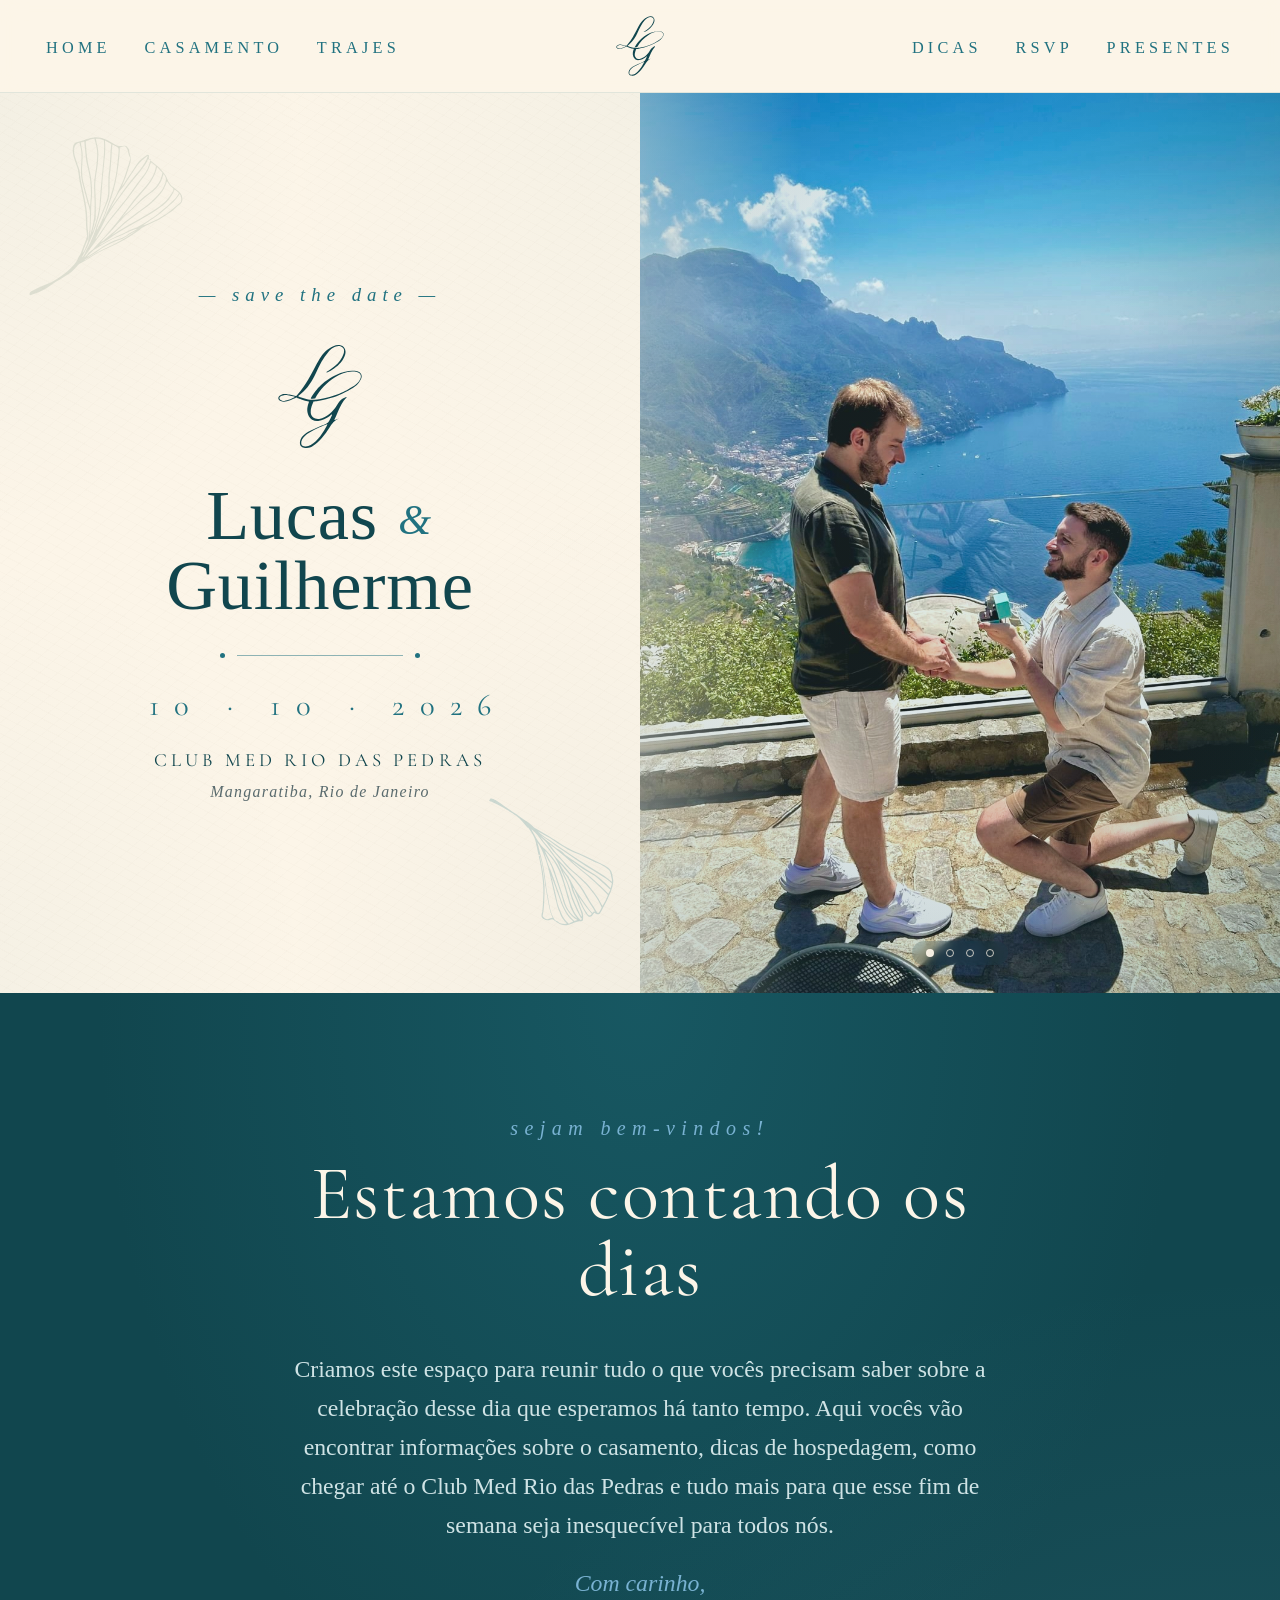
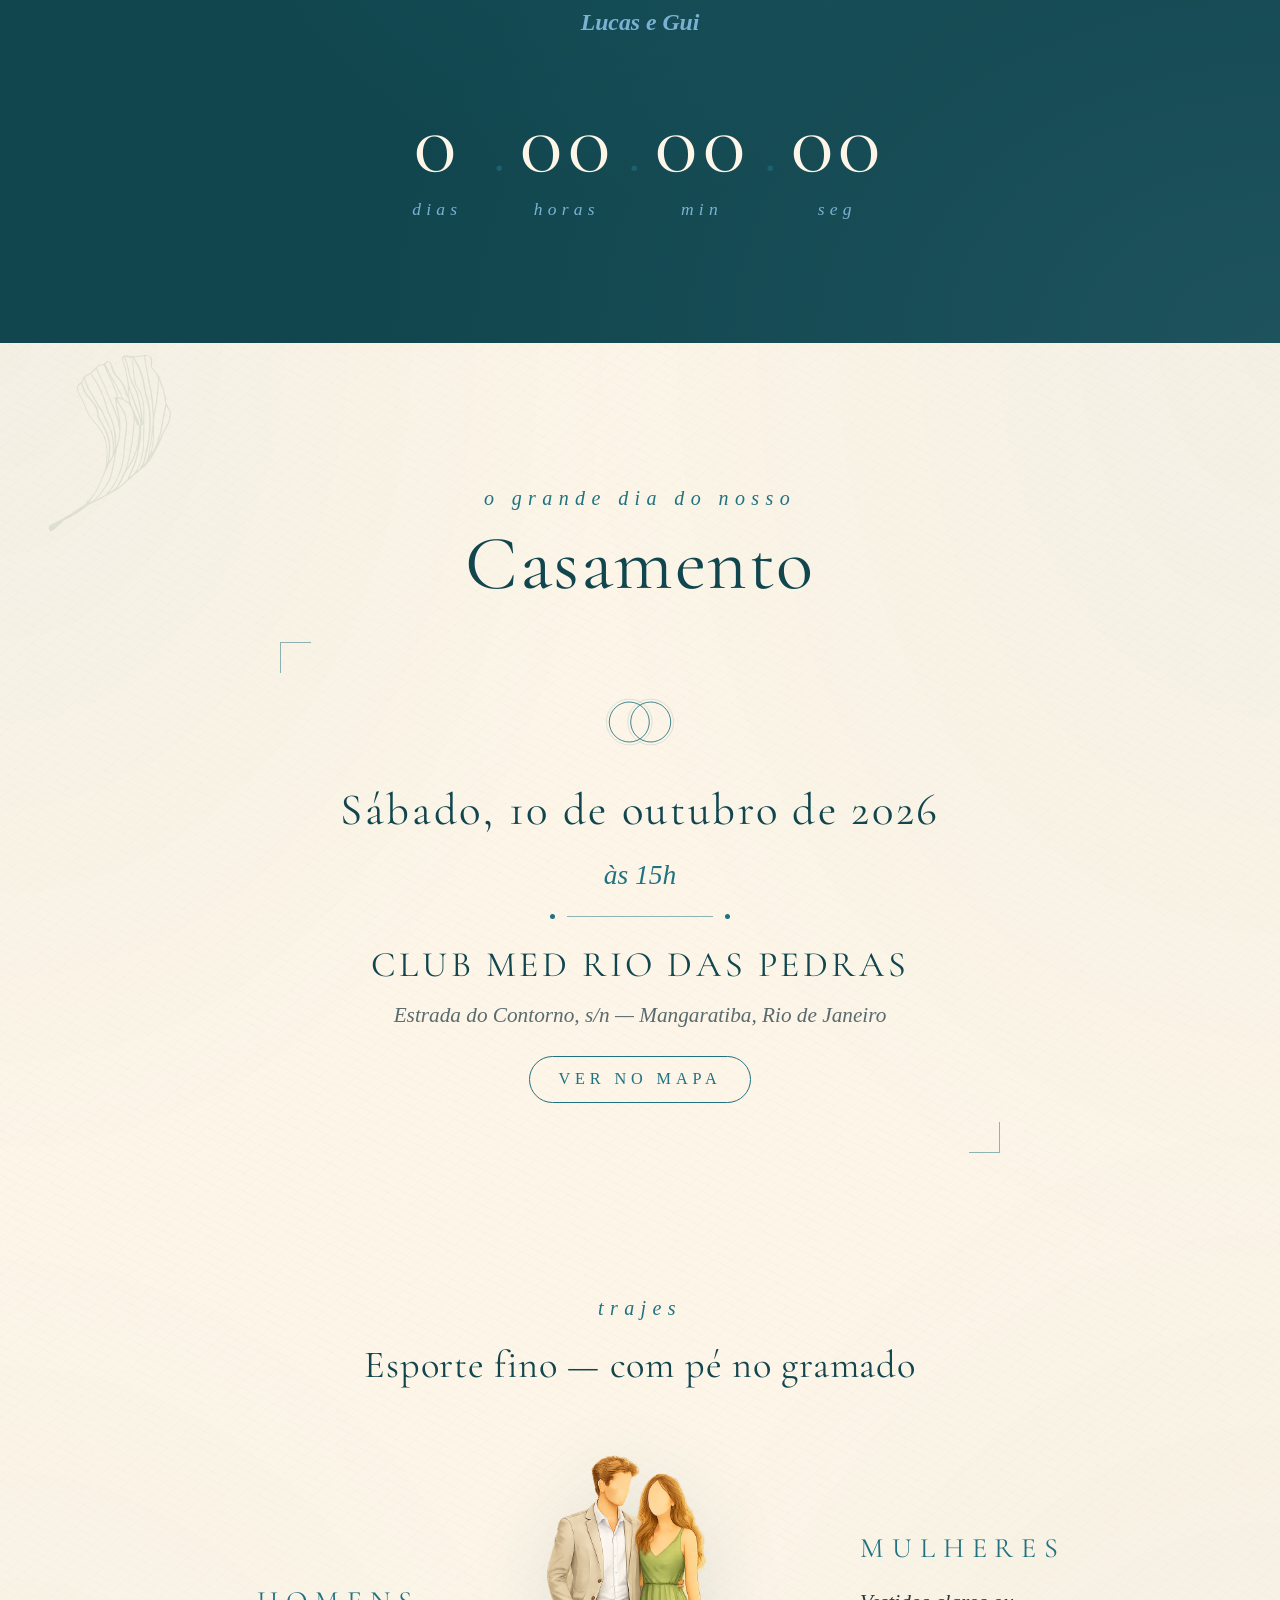
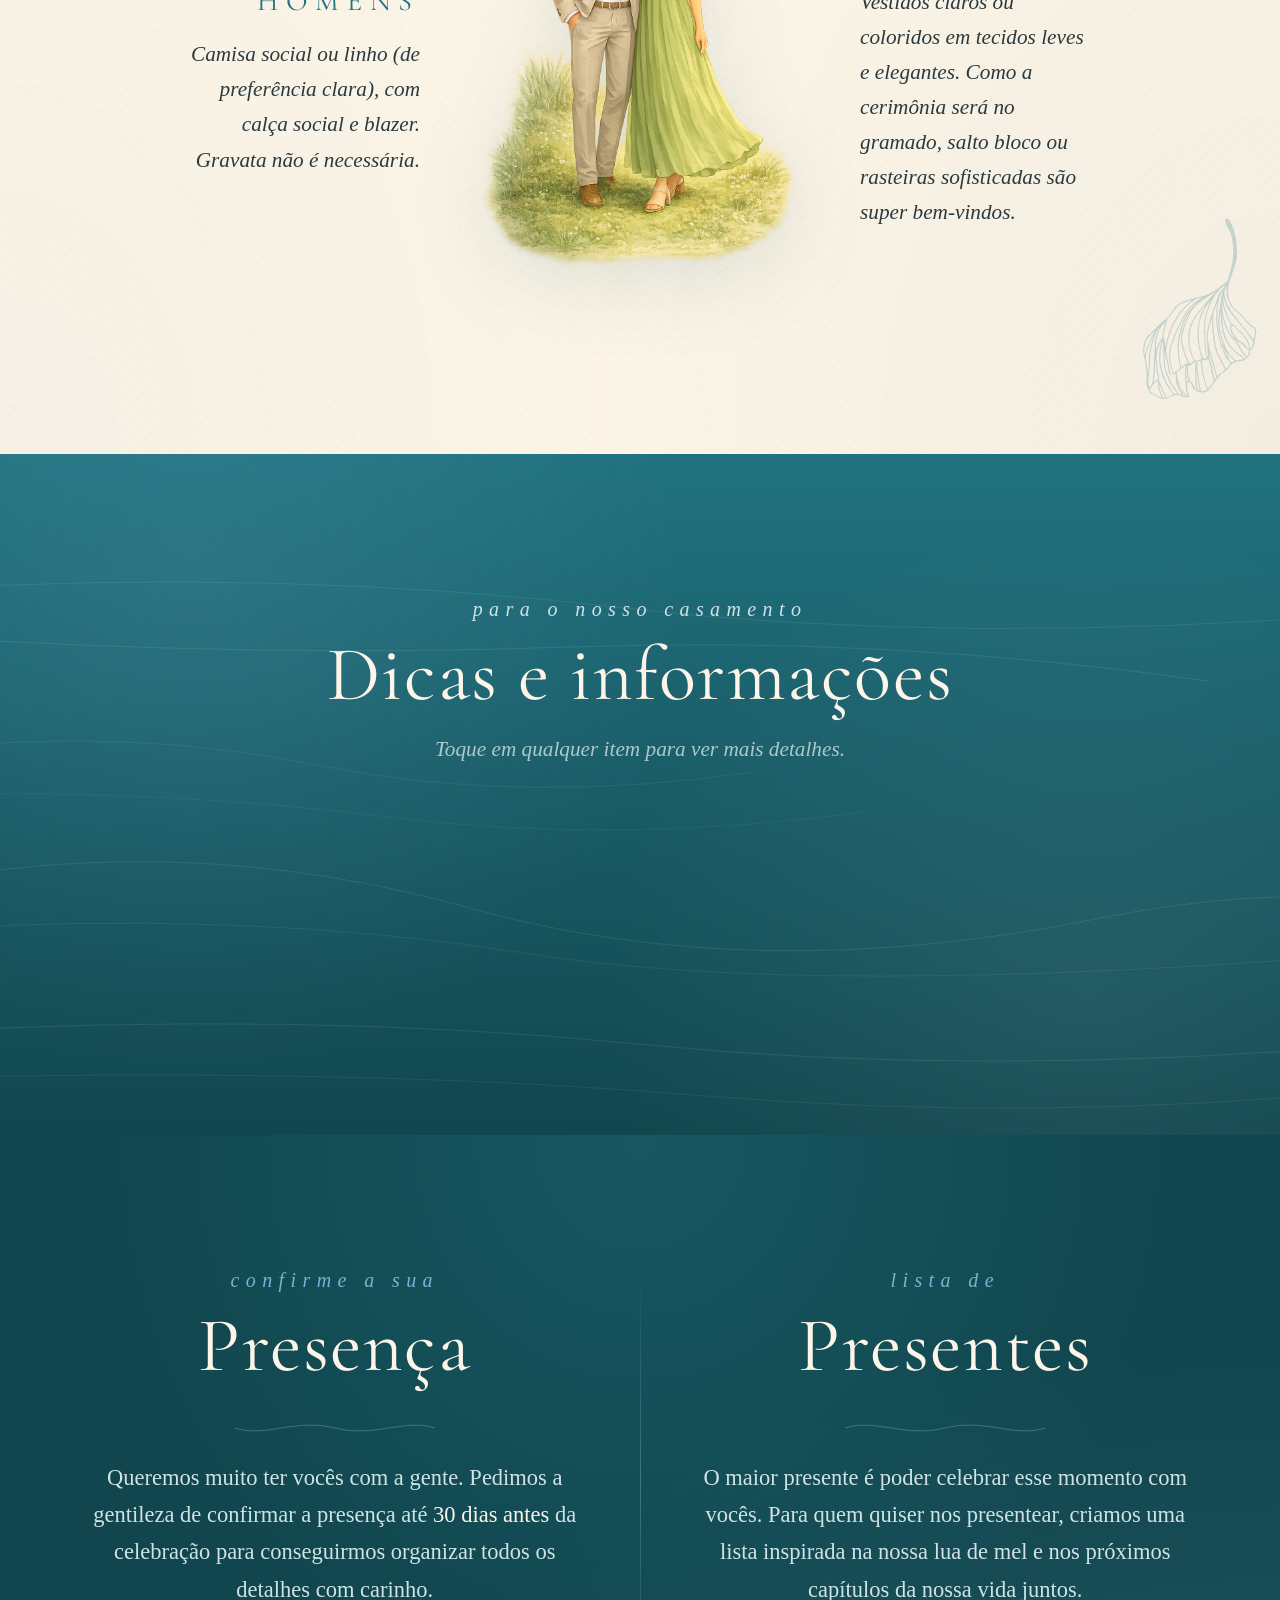
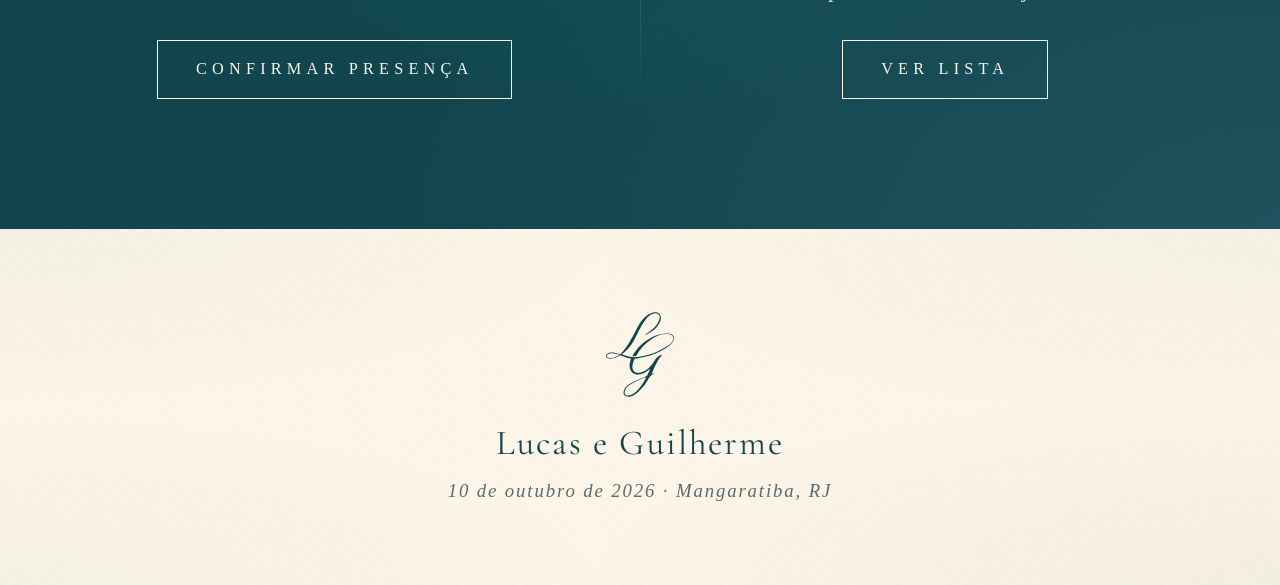
<file: index.html>
<!DOCTYPE html>
<html lang="pt-BR">
<head>
<meta charset="UTF-8">
<meta name="viewport" content="width=device-width, initial-scale=1.0">
<meta name="robots" content="noindex, nofollow">
<!-- Google tag (gtag.js) -->
<script async src="https://www.googletagmanager.com/gtag/js?id=G-W0YH6Z04YT"></script>
<script>
  window.dataLayer = window.dataLayer || [];
  function gtag(){dataLayer.push(arguments);}
  gtag('js', new Date());
  gtag('config', 'G-W0YH6Z04YT');
</script>
<title>Lucas e Guilherme · 10.10.2026</title>
<link rel="preconnect" href="https://fonts.googleapis.com">
<link rel="preconnect" href="https://fonts.gstatic.com" crossorigin>
<link href="https://fonts.googleapis.com/css2?family=Cormorant+Garamond:ital,wght@0,300;0,400;0,500;0,600;0,700;1,300;1,400&family=Italiana&display=swap" rel="stylesheet">
<link rel="stylesheet" href="styles.css">
</head>
<body>

<!-- ============== NAV ============== -->
<nav class="nav">
  <div class="nav-inner">
    <div class="nav-left">
      <a href="#home">Home</a>
      <a href="#casamento">Casamento</a>
      <a href="#trajes">Trajes</a>
    </div>
    <a href="#home" class="nav-monogram" aria-label="Lucas e Guilherme">
      <img src="imgs/monogram.svg" alt="LG" class="nav-mono-img">
    </a>
    <div class="nav-right">
      <a href="#dicas">Dicas</a>
      <a href="#rsvp">RSVP</a>
      <a href="/presentes">Presentes</a>
    </div>
  </div>
</nav>

<!-- ============== HERO (split layout: texto à esquerda, foto à direita) ============== -->
<section id="home" class="hero">

  <div class="hero-text paper">
    <svg class="leaf hero-leaf-1" viewBox="0 0 177.8 148.1" aria-hidden="true"><!-- Generator: Adobe Illustrator 30.1.0, SVG Export Plug-In . SVG Version: 2.1.1 Build 136)  -->
  <path fill="currentColor" d="M99.5,0c4.4.3,10.3,2.7,13.8,5.8l7.7,6.9c4,3.6,9.3,1.2,11.3,4.4s1.1,3.8,1.1,5.1-.4.6-.5.7.3.3.4.4c.3,5.7.4,7.8-2.5,12.9l-5.3,9.1c-1,1.7-2.1,3.4-3.2,5l-4.1,6c1.8-1.1,3-2.5,4.3-3.9l3.5-3.6,4.7-4.5,6.2-6c2.4-2.3,5-4.5,8-6l4.9-2.4c.9-.5,2.7-.4,2.9.6-.2,1.4-1.4,3.3-.4,4.6l6.4,7.7c2.1,2.5,3.5,5.5,5.1,8.3s2.1,4.8,2.4,7.3c1.2,9.6,6.8,10.6,10.7,18.3l.7,2.2v2.6c-.3,2.1-1.4,4.8-3.7,5.7s-4.8,2.4-7.1,3.8-4.3,2-6.5,3.1c-7.3,3.6-15,5.5-22.9,7s-8,2.4-11.9,4.1c-9.3,4.1-20.9,7.9-30.8,10.2l-9.1,2.1c-5,1.2-9.8,2.6-14.7,4.5s-7.3,2.6-11.1,3.8-3.1,1.3-4.5,2.2l-5.4,3.7c-5.1,3.4-18.4,6.9-25.9,10.3-6.7,3-13.6,4.9-20.9,5.4-1,0-2.1.6-3,0-.4-.6.7-2.9,2.2-3.3,5.1-1.5,10.1-2.5,15.3-3.6l7-1.4c2.7-.5,5.3-1.4,7.8-2.4l5.5-2.4c2.2-.9,4.2-2,6.2-3.1,4.1-2.2,9.8-5.8,12.6-9.5s2.6-3.1,4-4.7,1.4-2.1,2.1-3.1l6.6-10.1c.8-1.3,1.6-2.7,2.2-4.1s.5-3.8.7-5.8c.8-8,2.8-13.7,3.4-22.3s.4-17.1.4-25.8.2-6.5.4-10.1l.4-6.2-1.2-9.8c-.5-4.2-.8-8.1.4-12.2s2.5-5.8,5.4-6.1c5.2-.7,10.2-.4,15.1-1.6h2.6ZM84.6,76.6l1.9-8.3.9-4.8,2.3-13.1c1.4-7.8,5.8-16.6,8.2-24.8l1.3-4.7c1-3.7,1.7-7.4,1.6-11.2l-.3-8.2c-1.4-.2-2.9-.2-4.4,0l-4.8.7c0,.5-.5,1.3-.6,1.8l-1.4,11.5c-.8,6.5-.7,12.8-.6,19.3s-.7,12.6-1.8,18.9-3,10.7-4.3,16.1l-2,8.5-1.3,4.8-1.9,8c-.7,2.8-1.8,5.3-2.2,8.2,4-7.8,7.6-14.3,9.4-22.7ZM77.4,97.8c2-2.4,3.3-4.9,4.7-7.5s3.4-6,4.9-9.2,3.2-6.9,4.3-10.5l4.3-14.9,6.1-19.6,3.4-11c2.1-6.6,3.9-13.1,4.7-20-2.2-1.7-4.9-2.9-7.8-3.2-.4,7.5.8,10.6-1.3,18.1s-2.2,8.4-3.8,12.5c-7.8,19.5-5.7,20-9.7,38.7s-2.7,11.6-5.1,17.1l-4.6,9.6ZM80.8,65.2c0,1.7.3,3.2.5,4.9l1.4-5c.7-2.4,1.4-4.6,2-7,2-8.3,2.9-16.7,2.7-25.3s-.3-9.9.3-14.9l.9-7.9.9-7.8-3.7.3c-.5,3.8,0,7.8-.6,11.4s-2,9-3.3,13.5-.8,3.7-1.2,5.5c-1.1,5-1.1,8.5-.9,13.6l1,18.7ZM68.4,110.2c1.3-1.8,2.5-3.4,3.4-5.3,2.8-6.8,4.7-13.8,6.3-21s2.6-8.9,1.7-16.5l-.3-2.4-.4-8.4-.3-6.5c-.2-4.2-.6-8.2-.1-12.4s1.6-8.7,2.7-13c1.8-6.8,3.3-11.2,3-18.4s0-2.3,0-3.7c-.8,0-2.1,0-2.9.3-4.9,2-5.1,9.6-4.7,14.1s.7,7.4,1.3,11.2,0,4.7-.2,7l-.4,8.2c0,1.9,0,3.7,0,5.6.2,11.1.4,24.6-2.2,35.4-1.1,4.7-1.4,9.3-1.9,14s-2.4,5.9-4.1,8.4-3.8,5.7-5.6,8.9c2-1.5,3.2-3.5,4.7-5.5ZM69.3,112.3l3.7-4.6c.7-.9,1.2-1.8,1.9-2.7l2-2.7,2.1-3,8.3-13.3,4.9-7.3,5.5-8.1c2.6-3.8,4.5-7.7,5.5-12.2l3.1-13.9c.6-2.8,1.6-5.3,2.6-7.9,3.1-8.9,4.6-16.8,7.6-25.9-1.7-1.8-3.6-3.6-5.6-5.1-.8,5.9-1.9,11.2-3.7,16.6l-2.7,8.6-2.1,6.5-1.7,5.3-6.1,20.9c-2,6.8-3.5,12.1-6.7,18.5l-1.3,2.5-4.6,8.3c-3.2,5.8-8.5,12.2-12.1,17.9-.8.7-1.4,1.4-2.1,2.3l-6.1,7.4c2.9-1.5,4.4-4.2,6.2-6.5l1.2-1.6ZM83.6,95c4.2-4.9,7.9-9.7,11.4-14.9l8.3-14,5.6-10.4c3.1-5.8,5.6-11.9,7.8-18.1l1.8-5.4,1.4-4.3,2.6-8.3c.8-2.5.5-3.7-1.3-5.2l-3.6-2.9c-1.2,3.5-2.2,7-3.1,10.6s-2.7,9.5-4.2,14.2l-2.4,7.5c-.5,1.6-.8,3.3-1.2,5l-1.7,7.8c-.7,3.3-1.5,6.6-3.2,9.6s-1,1.9-1.6,2.8l-7.6,11.1-7.4,10.9c-.3,1.5-1.8,2.3-1.7,3.9ZM107.8,67.2c.5-.6.9-1,1.3-1.5,1.6-1.7,2.7-3.8,4.3-5.6l2.7-3.2c4.7-5.6,11.2-16.9,14.8-23.5s1.4-4.9,1.3-7.5c-.2-4.7.4-2.5-.7-7.2s-4.5-2.3-6.9-2.5c-1.4,5.9-3.2,11.3-5.1,16.9-4.1,12.3-9.1,23.5-15.8,34.6l-1.2,1.9-5.7,9.4-4.5,7c1.9-1.7,3.2-3.8,4.6-5.8s3.1-4,4.8-6l2.2-2.6,3.6-4.3ZM101,77.2l10.9-10.1,3.4-3.1,8.8-7.8c7.3-6.5,23.6-17.2,27.3-25.7-5.5,2.3-8.9,4.6-13.2,8.1-2.1,2.5-4.5,4.3-6.8,6.6l-11,11-6.6,5.5-6,7.1c-2.4,2.8-4.7,5.4-6.8,8.3ZM84.7,100.3l7-6.8c3.3-3.4,6.9-6.3,10.6-9.3l5.4-4.4,10-8,1.8-1.5,7.7-6.9,6.8-6.2,7.2-6.2c5.9-5.1,6.7-6.2,10.6-12.9s-.3-1.7-.8-4.1c-1.1,1.6-2.3,3.4-3.8,4.7l-5.3,4.8-13.2,10.7c-7.9,6.4-20.7,17.7-27.7,24.7l-2.4,2.4c-1.1,1.1-2.3,2.2-3.2,3.4l-5.1,6.6-3.3,4.1-3.4,4.3c-1.3,1.7-2.9,3.1-3.8,5.1,1.8-1.6,3.4-3,5.1-4.7ZM76.3,113.4l7-5,6.2-4.4c4.2-3,8.3-5.8,12.2-9.1l6.4-5.4,10.6-9,4.1-3.6c2.8-2.4,5.5-4.7,8.4-6.9l7.1-5.3,1.6-1.2c5.2-3.9,7.5-5.8,11.8-10.7,2.5-3,4.4-6.1,5.8-9.9l-4.4-4.9c-3.8,6.7-4.9,8.5-10.6,13.4l-4.3,3.8-10.5,9.4c-5,4.5-9.9,8.7-15.1,12.9l-5.5,4.4-7.6,6.1c-1.9,1.5-3.7,3.1-5.5,4.8l-10.1,9.8-11.6,10.5-2.6,2.4c-1.8,1.7-3.6,3.3-5.4,5.2,1.2-.4,2.4-1,3.2-1.9,3.7-3.6,3.5-1.7,8.6-5.3ZM114,86.6l8.1-4.6,9.6-6.1c2-1.3,4-2.5,6.1-3.7,5.1-2.9,10.6-4.4,15.5-8.3s7.2-7.9,9.4-12.7l-4.3-7c-.5.8-.7,1.4-1,2.1-2.3,4.5-5.3,8.2-8.9,11.7s-6.6,5.6-10.2,8.3l-4.4,3.3-5.8,4.5-11.5,9.8-4.2,3.6c.6-.2,1.1-.5,1.6-.8ZM87.1,108c.7-.3,1.2-.7,1.8-1l13.1-7,6.4-3.8c2.1-1.3,4.2-2.4,6.4-3.5l6.8-3.3,7.6-3.5c1.2-.5,2.3-1,3.5-1.6l4-1.8c5.8-2.6,11.2-5.7,16.4-9.5s6.4-5.1,8.7-8.6,4.7-6.3,1.8-11.8l-2.5,4.4c-2.4,4.2-7.2,8.7-11.6,10.8l-4.8,2.3c-3.5,1.7-6.8,3.3-10.1,5.3l-10.3,6.5-8.8,5-3.3,2.1-7,5c-3.6,2.6-6.9,5.4-10.6,7.8s-6.9,4.4-10.1,7.1l2.7-1ZM104.5,101.4l10.6-3.6,16.4-5.2c6.8-2.2,13.3-4.6,19.9-7.3s9.7-4.8,15.3-10.2,2.6-3.5,3.6-5.4c-1.3-1.6-2.6-3-3.3-4.9l-1.5-4c-1.6,2.7-3.3,5.3-5.4,7.7-4,4.4-13.7,10.9-19.1,13.3l-8.9,4.1-15.7,7.3c-2.6,1.2-4.9,2.7-7.4,4.1l-12,6.9,7.5-2.8ZM113.9,103.4c5.5-1.4,7.7-1,13.4-2.8l5.7-1.7c2.8-.9,5.4-2.2,8.2-3.3s5.5-1.9,8.1-3.4l5.9-3.2c2.6-1.4,5.1-2.6,7.6-4.1,5.3-3.2,8.1-4.4,12.3-9.4-1.1-1.7-2.3-3.2-3.7-4.6-.9.8-1.1,2-1.8,2.9-3.7,4.4-8.1,8.3-13.3,10.8s-12,5.2-18.4,7.3l-25.6,8.2-9.1,3.1c-5.5,1.9-8.3,3.7-13.4,5.5s-5.3,1.6-7.5,3.3c6.2-2.1,12-4.2,18.3-5.4s5.6-1.1,8.5-1.8l4.9-1.2ZM131.4,100.8c2.2-.3,4.2-.5,6.4-1l8.2-1.8c5.1-1.1,13.6-4.6,18.3-7.1l10.1-5.4c2.1-1.1,2.7-6.9,1.2-8.9-2.6,2.8-5.5,5.2-8.8,7.2l-8.6,5-5.7,3c-3.7,1.9-7.3,3.6-11.2,4.9s-4.5,2.2-7.5,3l-2.6,1.1ZM69.1,120.2l17.1-6.6c2.4-.9,4.7-1.6,7.1-2.2l4.2-1.1c5.2-1.3,10.3-.5,16.6-3.8,3.7-1.9,7.2-2,10.7-3.6-1.7-.1-3.1.2-4.6.4l-3.5.6-11.4,2.7-2.2.4c-4.3.8-8.5,1.8-12.7,3.1l-6.8,2.3-7.9,2.9-8.6,5.3c.6,0,1.2-.2,1.9-.4ZM63.2,123.7c1.9,0,3.3-1,4.8-1.6l9.4-3.3c4.7-1.6,9.4-2.6,14.3-3.7l6.2-1.5c4.4-1.1,8.5-2.5,12.8-3.9s8-2.8,12.1-4.6c-5.7.8-8.9,3.6-14.7,4.7s-2.2.6-3.4.7c-5.5.5-10.6,1.7-15.9,3.4s-8.2,3.1-12.4,4.7l-7.3,2.7c-2,.8-4,1.5-5.8,2.4Z"/></svg>
    <svg class="leaf hero-leaf-2" viewBox="0 0 157.9 91" aria-hidden="true"><!-- Generator: Adobe Illustrator 30.1.0, SVG Export Plug-In . SVG Version: 2.1.1 Build 136)  -->
  <path fill="currentColor" d="M6.2,0c.8.3,1.8.4,2.9.5,2.6.2,5.1.8,7.7,1.2l10,1.5,5,.7,10.3,1.7c3.2.5,6.5.7,9.7,1.6s3,1.1,4.7,1.2l4.3.4,13.4,1c2.2.2,4.4.4,6.5.7l5.6.8c6.5.9,13,1.3,19.7.9l2.9-.2,7.1-.3h16.4c4.7-.2,13.8-.5,17.1,3.6s3.3,4.1,4.8,6.4,2.7,8.7,2.8,10.5l.5,9.4c.3,6.1-.2,5.6-.2,11.1s-.2,3.7-.3,5.6-1.6,3.3-3.6,3.1l-2.1-.2c-.3,1.4-.5,2.5-.8,3.8s-1.7,2.6-3,2.3c-2.5-.5-4.5-1.8-6.5-3.2-5.3-3.7-10-7.9-14.9-12s-4.2-3.6-6.8-5c1.8,2.3,3.8,4,6,5.8,3.1,2.5,5.9,5,8.7,7.8s3.1,2.9,4.7,4.3c2.6,2.2,4.3,5.4,5.3,8.7-.8,1.4-2.1,1.7-3.2,2.5-6.3,4.5-7.6,11-16.4,11.6-2.1.1-4.2-.4-6.3-.7s-1.2-.1-1.7-.3c-2.9-1.1-2.9,1.3-5.8,3.1s-6.9.8-8-1.7-.6-2.9-1.1-4.2c-1.5-4.4-3.4-8.4-5.2-12.7s-4.6-10.3-7.6-15.2-7.3-11.6-11.6-17.1l-4.9-6.3c.2-.4,1.1-.4,1.3,0l5.6,7.1c1.4,1.8,2.6,3.6,3.9,5.4,2.7,3.8,5.1,7.6,7.5,11.5s3.9,7.2,5.6,11.1l3.8,8.7c1.6,3.7,2.9,7.3,3.9,11.2.3,1.1,2.1,1.3,3,1.5,4.1.8,4.2-2.3,7.4-4.1-3.3-2.7-6-5.5-8.5-8.8l-7.5-10.1c-4.5-6.1-8.6-12.2-12.8-18.6s-5.2-7.6-8.3-11.2l-4.2-4.9-.6.4c-.2.1-.9-.1-1-.3l-4.1-5.3c-5.5-7.1-7-8.9-14.8-13.4s-1.8-.7-2.8-1.1c-5.6-2.3-10.8-5.1-16.9-6.3s-15.7-1.9-23.6-2S.2,4.3,0,3.4v-1.9C1.8-.1,1.7.7,2.9,0h3.4ZM130,13h-2.3s-4.1,0-4.1,0h-12.6c-4.9.2-9.6.8-14.5.5s-7.2-.5-10.9-1l-8.4-1.2c-1.4-.2-3.1-.3-4.6-.4l-5-.3c-2.5-.2-4.8-.4-7.4-.4,3.5.9,6.7,1.8,10.2,2.2l5.7.7,8.5,1.4,10.5,1.5c12.2,1.8,24.3,3.3,36.6,4.4l8.4.8c4.7.4,9,1.4,13.6,2.4-.4-1.4-1.4-2.3-2.2-3.4-1.2-1.7-4-5.6-6-6.2-6.1-1.7-9.5-1.4-15.6-1.2ZM141.1,72.2c-3.7-2-15.1-11.3-17.8-14.2l-8.6-9.3c-.6-.6-1.2-1.5-1.8-2l-2.3-2-15.3-12.7c-2.2-1.9-4.4-3.4-7-4.8l-9.6-5-7.7-3.6c-5.5-2.5-10.9-6.1-17.6-7.4.5.6.9.8,1.5,1.2,4.5,3.1,8.7,6.1,13.6,8.7s13.9,4.3,21.9,9.1,10.5,7.2,14.9,11.9l14.1,15.3,3.3,3.7c4,4.4,9.2,9.1,14.7,11.6s3.9,1.4,4.5,1.1.8-.9.6-1.1l-1.4-.7ZM154.4,25.2l-7.4-1.6c-2.7-.6-5.6-.9-8.5-1.1l-7.2-.6-8.2-.8-12.3-1.5-25-3.8-2.2-.4-7-1.1-11.3-1.7c2.9,1,5.8,1.7,8.8,2.5l10,2.1c1,.2,2.2.5,3.2.4,4.6-.4,8.4,2,11,2.4l19.8,3c7.6,1.2,14.7,1.2,21.8,2.9s10.2,2.6,15.5,4.6l-1-5.5ZM149,56.5c1.1.7,5,3.5,6,3.3s.9-6,.9-7.1c-3.8-3.2-7.7-6.2-12.2-8.4l-7.1-3.5c-4.4-2.1-8.9-3.7-13.6-5.1l-5.7-1.7c-3.4-1-6.8-1.7-10.2-2.8s-6.4-2.5-9.6-3.8l-10.4-4.2c-7.8-3.1-13.2-7.6-21.8-8.9l4.2,2.3c.4.2.7.7,1.3.7l6.3,2.8,6.8,3.5,3.6,2c2.3,1.3,4.8,2,7.3,2.9,3.7,1.3,7.1,2.8,10.7,4.3l7.1,3.1c4.3,1.9,8.5,3.5,12.7,5.7l2.2,1.2c1.1.6,2.2,1.2,3.2,1.9l10.2,6.9,8.1,4.9ZM156.4,44.2l-.3-6.1c-6.1-2.3-12.1-4.3-18.3-6l-11.1-3-14.2-3.4-7.7-2.2-7-1.9-13.1-3.1-7.5-1.6c2.6,1.5,4.9,2.7,7.5,4s3.2,1.3,4.9,2l9.6,3.9,7,2.8c5.7,2.3,19.2,4.6,27.8,8.7l7.8,3.7c5.2,2.4,9.6,5.5,14.1,9.1.3-2.5.6-4.6.5-6.9ZM119.3,77.5c-2.4-2.1-4.7-3.8-6.6-6.2l-6.1-7.4-9.5-11.8c-2.6-3.2-5.1-6.3-7.9-9.4s-1.1-1.4-1.7-2.3-1.8-1.5-2.5-2.4-1.5-1.9-2.4-2.7l-3.3-3.3c-4.3-4.3-8.8-8.1-14.2-11.2.9,1.5,2.2,2.7,3.4,4.1l8.8,10.4c3.4,4,6.4,8.1,9.3,12.5s7.7,11.7,11.9,17.5l7.6,10.4c2.6,3.5,5.5,6.8,9.2,9.2s3.9,1,5.7,1.5c2.7.7,7.4-.2,9.4-2.3-4.5-1.3-8-3.6-11.4-6.6ZM156,36.7v-4.6c-5.5-2-10.9-3.5-16.6-4.9s-5.2-1.1-8-1.3c-5.7-.5-11.2-1-16.8-1.9s-5.8-1.1-8.9-1.4c3.1,1,6.1,1.9,9.3,2.6l15.7,3.7,5.3,1.4,11.4,3.4,4.1,1.4,4.5,1.6ZM137.6,74.4c-3.3-1.5-6.1-3.3-8.8-5.5s-2.7-2.1-3.8-3.4l-5.8-6.2-10.4-11.6c-6.7-7.4-14.8-14.8-23.9-18.9s-5.6-2.5-8.6-3.1l13.1,9.8c4,3,7.3,6.7,10.8,10.3l12.2,12.5,1.5,1.6,5.7,6c.5.5,1.2,1.1,1.8,1.6,4.7,3.8,10.2,6.8,16.2,7ZM138.9,75.8c-5.3-.3-9.6-1.7-13.7-4.3-3.1-1.7-5.6-3.8-8-6.4l-5.2-5.6c-.5-.6-1-1-1.5-1.6l-13.7-13.8c-2.7-2.7-5.2-5.2-8.1-7.7s-3.4-2.4-5.1-3.7-4.6-3.5-7.1-5.1c1.4,1.6,3,2.9,4.5,4.5l3.6,3.8c1.5,1.5,2.9,3,4.6,4.2,2.8,2.1,5,4.5,7.5,7l16,15.8,1.5,1.6c5.9,6.1,13.6,11.7,22.1,13.7l2.5-2.4ZM149.7,62.1c.2-.7.4-1.3.5-1.6s.9-.4,1.5-.6c-2.3-1.7-4.8-3.1-7.4-4.6-6.7-3.8-13.6-9.4-19.6-12.5s-8.3-3.8-12.6-5.6l-3.4-1.4-2.3-1c-3.7-1.7-7.3-3.4-11-4.6,4,3.2,8.3,5.7,12.5,7.6s2.7,1.4,3.8,2.4,1.6.8,2.3,1.3l8.2,6.1c2.6,1.9,5.4,3.3,8.2,4.8l6.1,3.3c4.3,2.4,8.5,4.7,13.2,6.5ZM133.7,62.3l-3.7-3.6c-.3-.3-.5-.5-.8-.8l-3.4-2.8c-2.3-1.9-4.7-3.7-6.7-6l-4.4-4.9c-2.1-2.4-4.9-3.9-7.7-5.4l-4.5-2.5c1,1,1.9,1.9,3,2.7,5.1,4,9.8,8.2,14.1,13.2s7.9,7.9,13.6,12.6,5.2,4.2,8.3,6c-2.2-4.4-4.3-5.1-7.7-8.5ZM133.1,82l2.4-2.8c-3.3-1.2-6.3-2.1-9.2-3.8s-7.5-5-10.8-8.2l-11-10.6-8.1-7.9-2.8-2.8c.9,1.5,2,2.5,3,3.8l8.6,10.6c1.2,1.5,2.4,2.8,3.5,4.4,2.7,3.6,5.4,6.9,8.9,9.8s2.6,2.1,3.9,3.3c2.6,2.4,5.8,3.8,9.1,5s1.6,0,2.4-.8ZM148.1,65.9c1.1-.3,1.3-1.9,1.4-2.6-2.8-1.2-5.5-2.1-8.2-3.6l-11.7-6.4c2,2.2,4.2,3.8,6.4,5.6s5.1,3.9,8,5.7,2.7,1.6,4.1,1.3Z"/></svg>

    <div class="hero-text-inner">
      <p class="hero-eyebrow">— save the date —</p>

      <img src="imgs/monogram.svg" alt="LG" class="hero-mono-img">

      <h1 class="hero-names">Lucas <span class="amp-display">&amp;</span> Guilherme</h1>

      <div class="hero-rule">
        <span class="dot"></span>
        <span class="line"></span>
        <span class="dot"></span>
      </div>

      <p class="hero-date">10 · 10 · 2026</p>
      <p class="hero-place">Club Med Rio das Pedras<br><span class="hero-place-sub">Mangaratiba, Rio de Janeiro</span></p>
    </div>
  </div>

  <div class="hero-photo">
    <div class="hero-slide is-active" style="background-image:url('imgs/hero.jpg')" role="img" aria-label="Lucas e Guilherme em Ravello, Itália"></div>
    <div class="hero-slide" style="background-image:url('imgs/hero2.jpg')" role="img" aria-label="Em frente à Torre Eiffel, Paris"></div>
    <div class="hero-slide hero-slide-louvre" style="background-image:url('imgs/hero3.jpg')" role="img" aria-label="No Louvre, Paris"></div>
    <div class="hero-slide hero-slide-couple" style="background-image:url('imgs/hero4.jpg')" role="img" aria-label="Em Londres"></div>
    <div class="hero-photo-overlay"></div>
    <div class="hero-dots" aria-label="Navegação do carrossel">
      <button class="hero-dot is-active" data-i="0" aria-label="Foto 1"></button>
      <button class="hero-dot" data-i="1" aria-label="Foto 2"></button>
      <button class="hero-dot" data-i="2" aria-label="Foto 3"></button>
      <button class="hero-dot" data-i="3" aria-label="Foto 4"></button>
    </div>
  </div>
</section>

<!-- ============== WELCOME + COUNTDOWN ============== -->
<section class="welcome dark">
  <div class="welcome-inner">
    <p class="kicker">Sejam bem-vindos!</p>
    <h2 class="section-title light">Estamos contando os dias</h2>

    <p class="welcome-text">
      Criamos este espaço para reunir tudo o que vocês precisam saber sobre a celebração desse dia que esperamos há tanto tempo. Aqui vocês vão encontrar informações sobre o casamento, dicas de hospedagem, como chegar até o Club Med Rio das Pedras e tudo mais para que esse fim de semana seja inesquecível para todos nós.
    </p>
    <p class="welcome-text welcome-text-italic">
      Com carinho,<br>
      <strong>Lucas e Gui</strong>
    </p>

    <div class="countdown" id="countdown" aria-live="polite">
      <div class="cd-block">
        <span class="cd-num" id="cd-days">0</span>
        <span class="cd-label">dias</span>
      </div>
      <div class="cd-sep">·</div>
      <div class="cd-block">
        <span class="cd-num" id="cd-hours">00</span>
        <span class="cd-label">horas</span>
      </div>
      <div class="cd-sep">·</div>
      <div class="cd-block">
        <span class="cd-num" id="cd-min">00</span>
        <span class="cd-label">min</span>
      </div>
      <div class="cd-sep">·</div>
      <div class="cd-block">
        <span class="cd-num" id="cd-sec">00</span>
        <span class="cd-label">seg</span>
      </div>
    </div>
  </div>
</section>

<!-- ============== O GRANDE DIA ============== -->
<section id="casamento" class="great-day paper">

  <svg class="leaf leaf-corner-tl" viewBox="0 0 147.8 146.9" aria-hidden="true"><!-- Generator: Adobe Illustrator 30.1.0, SVG Export Plug-In . SVG Version: 2.1.1 Build 136)  -->
  <path fill="currentColor" d="M120,0c1,1.1,7.4,3.3,9.1,3.8,3.7,1.1,7.9,0,12.5,2.8s2.1,6.3.9,9.5-.8,2.6,0,4c1.1,2.2,3.6,8.4,3.8,10.6l.7,12v4c0,2.3-.2,4.5-.4,6.8-.8.6-.8,1.3-.7,2.2.2,2.1,0,4.3.7,6.3s1.4,3.4.9,5.3-1.8,4.2-2.9,6.2-3.3,4.9-5.5,6.9-3.5,3.3-5.9,6.3-2.7,3.8-4.3,5.5l-8.1,8.7c-1.2,1.3-2.5,2.4-3.8,3.6-4.9,4.5-10.6,7.4-16.7,9.7s-8.4,3.8-12.7,5.8-6.5,3.5-10.1,4.7-9,2.2-13.5,3.3l-5.7,1.4c-3.4,1-6.8,1.5-10.3,1.9s-2.3.3-3.3.7l-7.2,2.7c-5.4,2-10.8,3.4-16.5,4.5s-4.4,1-6.4,2c-3.5,1.8-6.8,3.6-10.4,5.1s-3.3.2-4-1.3v-1.7c.7-2.7,3.3-3.1,6.1-3.5,8.1-1.1,18.4-3.9,26.2-6.5s10-2.7,10.9-4.5,1.4-.4,2-.7c4.1-2.5,7.6-5.5,10.9-9s6.7-7.4,9.7-11.3,4.9-6.5,6.9-12.1l2-5.7c2.2-6.1,3.4-15.1,1.8-21.6s-3.1-9.8-5.3-14.5-2-4.2-2.6-6.5c-1.5-5.5-1.2-10.7-2.1-15.2l-1-5c-.7-3.4-2.2-8.7.9-11.6s2.3-.9,3.3-1.5c2.2-1.3,3-3.4,5-4.7s6.8-2,7.7-2.4c2.4-1.2,4.4-2.5,6.8-3.8,3.9-2.3,4.1.4,9-1.5s2.6-.9,3.8-.7,2.1,1.8,2.2,2.9l.3,4.3.5,4.8c.6,5,5.1,9.8,5.8,17.9s-.3,4.3.5,6.6l2.3-7.2c.2-.8.4-1.8.5-2.6l1-9.1c.2-2.1.6-4.3.5-6.3l-.5-8.7c-.1-2.1,2.6-3.3,4-3.6h1ZM117.3,64.5v1c1.7-6.2,2-12.6,2.4-19.1s.5-9-.6-13.6-1.2-5-1.3-7.6c-.2-5.3.8-11.9.6-15.1l-.5-8.4c-1.1.3-1.8,1.5-1.6,2.7.5,4.1.6,8,.2,12.2l-.8,9.4c-.3,3-.5,5.9-.3,8.9l.2,2.5.8,10.6.4,6c.3,3.5.7,6.9.6,10.6ZM119.9,64.1c2.3-9.4,3.7-8.7,3.8-20.7,0-3.5-.9-6.6-2-9.8s-.4-6.4,0-9.6,1.3-8.7,2.3-13.1.9-5.7-.2-6.7-2.7-2-4.5-2.7c-.2,1.3-.1,2.3,0,3.4.9,8.9-.6,12.9-.2,20.8.2,2.9,1.6,7.4,2,11.6s-.1,7.2-.2,10.8c-.2,7.2-1.1,13.5-3,20.8.7-.5,1.2-1.3,1.4-2.2l.7-2.6ZM109.6,32.7c.2-4.2-1.6-9.1-3.5-12.8-2.7-5.4-2.8-8.9-3.1-14.9s-.2-2.4-1.1-2.7-2.2.3-3.2.6c0,1.2.3,2.4.5,3.6l2.7,12.7,2.2,10.2c.6,2.8,1.2,5.5,1.4,8.4l.6,3.2c1.5,1.5,2.8,3,4.3,4.8,1.6-5.9-1.3-5.2-.9-13.1ZM95.9,60.4c.9-3,.7-8.2,1-10.9l1.1-11c0-.4.6-1.2,1-1.3s.9,0,1.6,0c.2-2.8-.1-5.6-.5-8.4l-1.2-9.6c-.4-3.5-1.3-6.8-1.6-10.3s-.4-4-1.3-5.7l-3.3.2c-1.1,0-2.1.4-3.2,1,.2,2.3.4,4.2.7,6.4l.4,2.6.7,4.3c.6,3.3,1.1,6.5,1.4,9.9l.3,3.8,1.2,8.5.7,5.3.6,6.5.4,8.7ZM102.5,111.8l3.1-3.1c1.6-1.7,3-3.6,4.1-5.7l5.8-10.9c2.1-4,3.9-8,5.5-12.2s.7-1.7,1-2.6l1.8-5.6,1.5-5.3c1.3-4.4,2.1-8.8,2.3-13.4l.5-11.7c.1-2.3.2-4.5.5-6.7,1.2-8.9.9-16.9-1.4-25.6l-1.1-4.2c-.1-.4-.7-.9-1.1-1,.4,2,.7,3.6.3,5.5l-1.6,8.4-1.2,8.5c-1,7.4,1.2,8.7,1.8,12.8.9,6.2.3,13.4-1.5,19.3l-3.1,10.2c-.9,3-1.4,6.1-2.5,9.2s-1.3,3.4-1.7,5.1c-1.3,4.8-2.7,9.2-4.8,13.7s-5.3,10.4-9.4,14.8-.7.8-1,1.3c.7-.1,1.7-.4,2.2-.6ZM123.1,81.8c.4-1,.9-2,1.3-2.9,2.3-4.5,3.7-9.2,4.9-14.1l1.7-7.4c1.3-5.6,2-11.1,2.8-16.9.3-6.6,1.1-13.1,1.8-19.7l.6-6.2.7-6.5.2-2.2-5.2-.4c-1.4-.1-2.9-.5-4.3-.9,1,4.2,2.1,7.9,2.6,11.9.9,6.5.7,12.8-.2,19.3s-.4,7.3-.5,11.1c-.4,11.1-1.6,17.1-5,27.7-2.9,9-6.9,17.3-11.6,25.5-1.5,3.3-3.3,6-5.5,8.9,2.1-1.1,3.7-2.7,5.1-4.5l1.5-2.8,4-8.2c1.9-3.9,3.8-7.6,5.4-11.7ZM87.5,79.6c-.3,1.5-.8,2.9-.8,4.5l2-3.4c2.1-3.5,4-7.1,4.9-11.1s1.3-9.4.9-14.1l-.8-10-.7-5.8c-.6-4.7-1.2-9.3-1.6-14s-1.1-6.8-1.6-11-.7-4-.9-6l-.4-3.5-5.7,3,.9,3.5c.4,1.5.8,2.9,1.4,4.4,2.3,6.4,2.2,9.9,3,16.5s.6,6.3.5,9.6c-.3,10.7,2.4,12.2,1.2,26.9s-.5,3.4-.9,5l-1.2,5.5ZM139.4,44.9l3.7-9.7c.8-2.1,1.4-4.2,1.4-6.5s-2.4-6.7-3-8.2c-1.8-3.9,1.3-6.1,1.2-10.1s-2.4-3.4-4.4-3.9c-.2,1-.4,1.8-.5,2.8l-1.7,18.2-.5,5.7-.4,5c-.3,4.4-.7,8.6-1.6,12.9l-2.4,11.3c1.8-2.8,2.9-5.7,4.3-8.6s2.7-5.9,3.9-9.1ZM85.8,81.7l1.4-6.3c1.5-6.9,2.1-13.5,1.1-20.6l-.2-1.9-.6-4.3c-.6-3.7.2-8.6-.4-14.2l-.3-2.9c-.5-4.6-.8-9.2-2.3-13.6s-1.8-5.5-2.4-8.3-.6-.9-.9-.9c-1.3.2-4,.7-5.4,1.6-.2,2.2-.5,4.3-.1,6.5s.3,3.9.8,5.6l1.4,5.1,1.8,6.8c.8,2.9,1.4,5.8,2.4,8.6s1.8,7.6,2.3,11.6l.8,6.1c.4,2.8,1,5.4,1.1,8.2.2,6.2-.9,12.1-2.6,18,1.2-1.5,1.7-3.2,2.1-5.1ZM104.7,39.8l-.2-2.1c-.4-3.2-1-6.3-1.7-9.5l-2.6-11.9-1.4-7c-.2,1.8.3,3.5.6,5.3.6,3.3,1,6.5,1.4,9.9s1,8.8.9,13.3l2.9,2ZM76.7,93.5c-.4.9-.6,1.7-.9,2.5,1.8-1.5,3.3-3,4.8-4.6,2.9-8.8,3.6-9.8,4.4-19.1s-.3-6.8-.8-10.3l-2-13.4c-.4-2.9-1.6-5.6-2.3-8.4l-1.4-5.6-1-3.8c-1.9-7.3-3.6-11.1-3.1-19.4l-2.8,3c0,.9-.2,2.2,0,3.1l.6,5.6c.1,1.3.5,3.1,1.1,4.3l2.7,5.8c6.5,14,.5,13.2,3.1,22.7s1.9,8,2.6,12.1.5,9.7-.7,14-2.4,7.7-4.1,11.6ZM73.3,97.7c2-3,3.2-6.5,4.5-10.1,3-8.5,3.5-13.5,1.9-22.7s-1.7-7.2-2.6-10.8-.3-3.1,0-4.6l.4-4c.6-5.4-2.2-10.5-4.5-15.2s-2.5-8.5-2.9-14.8c-2.7,0-4.4,2.3-4.4,5s0,2.1.2,3.1l1.7,8.6c.3,1.5.4,3,.6,4.5l1,8.2c.1,1,.3,2.3.7,3.2l4.6,10.5c.8,1.7,1.3,3.5,1.9,5.3,3.5,9.7,2,19.5-1.4,28.9s-1.3,3.1-1.7,5ZM129.6,86.2c2.6-4,4.4-8,6.4-12.1l5.3-10.7c3.9-7.8,3.1-3.6,4.2-13.6s0-8.8-.3-13.2l-.2-3.9-2,5.8c-1.8,5.2-3.7,10.3-6.1,15.2l-4.8,9.8c-1.4,2.9-2.7,5.8-3.5,8.9l-1.9,6.8c-1.7,6.2-3.8,12.3-7,17.9l-1.8,3.2c4.6-4.1,8.2-8.7,11.6-14ZM114.7,70.6c1.7.7,1.3-10.8,1.3-11.1l-.7-7.6-.2-2.9-.8-11.9-.3-3.4c-.9,1.8-1.2,3.5-1.7,5.3s-.4,1-.3,1.6c.7,3.2-.6,4.8.2,10.5l2.2,14.4c.1.7.2,1.5.2,2.1l.2,3.1ZM74.5,123.4c3.6-2.5,6.3-5.7,9.1-8.9l2.9-3.4c5.7-6.8,7.3-10.8,11.3-18.4l1.6-3c2.6-4.9,4.5-10,6.7-15.1s.8-2,1.2-3.1c1.4-4,3.8-9.7,4-13.6s-.5-9.3-1.6-11c-2.2-3.5-5.3-6.3-9-8.2,0,7.6,4.2,12.6,3.3,20.5s-1.9,9.7-3.8,14.3l-6.4,15.4-2.4,6.3c-1.6,4.2-4.6,10.2-7.4,13.8s-4.9,6.2-7.7,9.1-5.9,5.2-9.2,7.7c2,.1,5.1-.7,5.9-2.3l.5.3c.1,0,.6-.2.8-.4ZM58.7,125.2l-7,4.5,11.8-2.8c3.4-2.1,6.5-4.5,9.6-7.2s4.4-4.3,6.4-6.7c5.2-6.2,7.3-10.1,10.6-17.5,2.6-7.5,5.5-14.7,8.7-22.1s3.8-11.1,4-15.3c.2-7.3-3-11.3-3.5-18.5-.4,3.7-1,7.1-1.2,10.6s-.2,5.5-.6,8.3-1.3,7.6-2.6,11.4-3.4,8.6-5.9,12.6-1.7,2.6-2.4,4l-1.2,2.2-7,14.1-4.2,7.5c-1.1,2-2.5,3.9-4.1,5.5s-9.2,8-11.5,9.4ZM131.7,86.5c2.1-2.6,4.2-4.9,6.6-7.1s4.9-5.5,6.6-9c2.8-5.8,1.2-4.8-.2-10.5l-5.2,10c-2.2,4.2-3.8,8.5-6.2,12.6l-4.6,7.7c1.2-1.1,2-2.3,3.1-3.6ZM93.1,103.6c-.8,1.2-1.3,2.3-2.3,3.7,2.8-1.9,4.9-4.2,7.2-6.6,6.8-7.3,10.7-15.3,14.1-24.6s.5-4.4,0-6.8-.3-4.3-.6-6.5l-1.5,4.6c-1.2,3.6-2.5,7-4,10.4l-2.9,6.9c-1.4,3.2-3,6.2-4.6,9.2l-3.5,6.7-1.9,3ZM104,106.2c.8-1.3,1.7-2.5,2.4-3.8,1.8-3.4,3.5-6.8,5.1-10.3s1-2.8,1.4-4.3c1.3-4.7,2.6-9.1,4.3-13.7s.6-2.2.8-3.4l-2.1.9c-.9,1.9-1.5,3.7-2,5.7-1,3.7-2.4,7.1-4,10.5l-2.2,4.4c-2.5,5-5.1,10-8.5,14.5s-5.6,6.2-7.9,10c5.3-1.8,9.8-5.8,12.7-10.4ZM120.1,94.4c1.6-3.3,4.3-10.1,4.9-13.7-1.2,2.2-1.9,4.6-3.1,6.9l-4.4,8.8c-.9,1.9-1.7,3.6-2.5,5.6,1.5-1.6,4.3-6,5.1-7.7ZM47.6,128.4c-.7.6-1.3,1.1-2.1,1.9,4.3-.2,11.9-5.2,15.1-7.9l6.2-5.1c3.4-2.8,5.9-6.3,8-10.2l5.4-10.3.9-1.8,1.7-3.8-3.8,3.6-1.5,1.4c-2.3,2.2-4.4,4.6-6.5,7.1l-11.2,13.4-2.5,2.7c-2.2,2.3-4.5,4.3-6.8,6.4s-1.7,1.7-2.6,2.4ZM83.2,120.7c5-2.8,3.9-.9,7.8-6s4.2-5.2,6.5-7.9,7.2-10.9,8.7-14.7l-3.7,5.2c-4.9,7-12.4,11.7-17.3,17.5s-5.3,5.8-8.5,8.7c2.3-.5,4.3-1.5,6.5-2.7Z"/></svg>
  <svg class="leaf leaf-corner-br" viewBox="0 0 141.1 183.6" aria-hidden="true"><!-- Generator: Adobe Illustrator 30.1.0, SVG Export Plug-In . SVG Version: 2.1.1 Build 136)  -->
  <path fill="currentColor" d="M99.9,0c.2.2.6.4.9.5,2.5.7,4.4,2.1,6.3,3.8s5.2,2.2,7.8,1.8l8.9-1.2c1-.1,2.3.5,3.3.7s1.3.5,1.9,1c2.6,1.9,5,3.9,6.8,6.6,6.1,4.7,3.5,4.6,4.2,6.4s.3.7,1,3.1v3.1l-.9,3.1c-.7,2.4-1.7,4.6-2.2,7s-2.4,12.7-2.5,15.7v4.5c-.1,0-.2,2.6-.2,2.6,0,6.6-2.9,12.3-6.9,17.3s-3.8,3-5.9,4.2l-9.7,5.7-11,5.8c-.8.4-1.5.9-2.4,1.3-3,1.4-5.4,3.8-8.2,5.6s-1.1.7-1.6,1.2c-2.4,2.3-5.2,4.3-8.5,5.1s-6.6,1.2-10,1.3l-6.5.2c-2.8.1-5.5.2-8.4,0s-4.6-.3-7,0c-5.5.8-14.3,3-19.1,5.8s-1.3.4-1.8.6l-5.8,2.5c-.9,1-1.7,2.5-2.5,3.7s-1.2,1.8-1.8,2.8c-3.4,5.9-6.8,11.9-9.1,18.4s-1.5,5-2.2,7.6c-1.4,4.8-1.5,9.8-2,14.7-.9,8.7,2.7,11.2,2.3,17.8s-1.4,2.6-3.4,2.9c-1-1.2-1.8-2.6-2.1-4.2-.5-2.7-1-5.3-1.2-8l-.2-2.7c-.1-1.6,0-3.3,0-4.9,0-3.2.1-3.9.7-7.1l.7-3.9,1.4-7c.9-4.8,2.7-9.1,5.2-13.3s5.6-8.3,8.3-12.5l1.3-2c1.3-2,2.7-3.7,3.8-5.8s1-1.7,1.3-2.5c1.4-3.8,2.8-9.8,3-13.9s-.6-3.6-.9-5.3-.9-3.8-1.9-5.6c-1.7-3-3.5-5.7-5.3-8.5s-2.4-4.3-3.5-6.6l-2.6-5.4c-1.2-2.6-3.2-4.7-5.2-6.7-2.8-3,.2-8.1,1.6-11.1l2.7-5.9c1.1-2.4,2.5-4.7,4.7-6.3s1.7,0,2.2.7.3,1.3.3,2.1v2.9c0,3.1.9,5.8,1.9,8.6s2.8,6.6,5,9.6,2.4,5.7,4.5,7.2,1.2.2,1.4,0,.6-.7.7-1.2c.8-2.4.4-5.1-.4-7.5l-1-3.1c-3.1-9.6-6-7-8.6-13.5s-1.2-3-2.3-4.1-2-1.4-1.6-2.7c.6-1.9,1.8-3.8,3.3-5.3s5.6-3.9,8-3.7c4.1.5,10.1,1.5,13.5-.8s3.4-3,5.5-4.1c4.2-2.3,8.6-3.1,12.1-5.6s3.4-2.5,5-3.9c3-2.7,7-6.2,10.6-7.9s2-.7,3-.9c3.6-.8,9.3,2.6,11.4,5.9s.6,8.2,3.3,9.5,2.5-1,2.9-2c1.6-3.8,2-7.6,1.5-11.7s.5-1.9.7-2.6h1.4ZM98.7,32.8c2-.5,3.9-1.4,5.7-2.3l.4-3.2.3-3.3c.3-3.3-.4-6.5-.8-9.8s-3-10.3-4.6-12.8c-.8.7-.6,1.8-.4,2.7.5,3.7-.8,7-1.3,10.6s-.5,4.4-1.1,6.6c-1,4.2-1.7,8.4-3.6,12.3l-1.2,2.4c3-.4,2.2-2,6.8-3.1ZM78.8,36.3l1.6-7.6c1-5,1.9-14.5,2.4-19.8s.3-3.9.3-5.9c-2.4-1.3-4.5-.9-7,0l.4,6.5c.3,5.4.5,10.6-.3,16.1l-1.6,10.6c1.7-.1,2.8-.1,4.3,0ZM106.4,15.9c-.2-3.1-.8-5.9-2-8.6s-.8-2.5-.5-4c-.7-.4-1.5-.8-2.3-1l2.3,5.5c1.2,2.9,1.7,9,2.7,11.5l-.2-3.3ZM73,36.6c.5-1.7,1-4.7,1.3-6.7l1.1-7.9c.3-2.3.1-11.7,0-14.2l-.4-4.3c-1.1.7-1.9,1.1-2.7,1.7l-4.4,3.5c-1.3,1-1.6,2.3-1.5,3.8.2,3.8-.3,7.5-.7,11.3s.3,5,.2,7.4l-.2,5.3c.8-.7,1.6-.9,2.6-.6,4.8,1.3,1.9-.2,4.8.6ZM85.8,12.3c.6-2.8-.2-5.1.2-7.4-.3-.3-1-.8-1.6-1.1-.6,6.9-1,13.6-2,20.4l-.7,4.6c.4-.8.8-1.6,1-2.6l3.1-13.9ZM111.7,46.9l-.2,10.2c1.2-4.2,3.7-16.6,3.6-20.7s-.6-7.9-1.2-11.9-4.1-12-5.1-17.4l-3.6-2.7c-.2,1.2.4,2.3.8,3.5,1.2,3.2,1.8,6.5,1.8,9.9s-1.5,8.2-1.8,12.2c1.6-.2,3.1-.5,4.6-.2,3.1.6,2,6.1,1.6,8.2-.6,3-.4,6-.5,9ZM89.5,35.2c1.2-2.4,1.7-5,2.3-7.6s.7-3.4.6-5.3.2-3.8-.7-5.3c-2.3-3.6-1.6-3.7-2.6-8.5s-.8-2.1-1.9-2.7c.4,3.8,0,7.2-.9,10.7l-2.1,8.8c-.9,3.8-2.4,7.4-3.9,11.1,3.3,1.6,4.4-1.7,6.9-2.4s1.5.7,2.3,1.1ZM111.5,69.3c1.5-.9,2.4-2.2,3.4-3.5,4.6-5.2,7.1-11.4,7.9-18.3s1-5.1,1.4-7.7c1-5.8-.5-8.5,1.6-11.9,0-1.3-.1-2.6-.3-3.9l-1.9-13.2-.7-4.7-8.7,1.4c3.5,6.2,4.8,12.7,6.1,19.3s.6,7.5.6,11.4v2.2c0,5.7-2,13.1-4.1,18.5l-1.4,3.6-3.8,6.6ZM126.7,6.9c-.6-.5-1.9-.7-2.6-.6l1.4,9.6,1.2,7.7c1.5-6.4.5-10.5,0-16.6ZM110.8,66.3c-.1.6-.5.8-.2,1.7,1.5-2.2,3.1-4.5,4.1-7.2,2.3-5.9,4.2-11.8,4.7-18,.8-9.2-.5-18-3.1-26.8s-2.1-5.7-3.7-8.4c-.8-.2-1.6-.3-2.5-.4.5,1.8.8,3.3,1.3,4.9l2.1,6c.6,1.7,1,3.3,1.5,5.1s.4,2.7.6,4c1.8,10.9,0,17.6-2.4,28.2l-2.5,10.8ZM138.9,19.5c0-.6,0-1.9-.4-2.4l-3.3-3c-2.3-2.1-3.8-4.7-6.7-6.4-.3.9-.3,1.8-.2,2.7l.4,3.9c.4,4.2-.3,8.1-1.1,12.4,7.5-1.6,6-4.1,11.3-7.2ZM62.8,43.8c.9-4.6,2.1-9.6,1.6-14.1s-.4-2.7-.3-4.1l.7-8.1.2-6-2.8,2.3c.2,5.9,0,9.8.4,15.6s0,4,0,6v8.5ZM52.2,70.2l-2.1,9.5c2.7-3.9,4.8-8,7-12.2s2.9-7.2,3.8-11.1,0-1.9,0-2.7c.2-2.8.6-5.5.6-8.3v-9.1c0-2.6,0-5.2-.1-7.9-.3-4.7-.3-9-.1-13.8-2,.9-3,1.7-4.9,2.5l-5.7,2.3,1.1,5.3,1.8,7.8.6,4.4c.5,3.2,1.4,4.3,1.1,10.1s-.8,9-1.5,13.6l-1.5,9.8ZM92,33c1.5-2.8,2.2-5.8,2.8-8.8l1.5-7.3c-1.1.6-1.7.9-2.8,1,1.1,6.5-.3,9.1-1.5,15.1ZM39.9,94.6c1.3-1.6,2.2-3.1,3.3-4.7,3.2-4.5,3.3-4.3,5.1-9.5s2.6-10.2,3-13.3l.9-6,1.3-9.1c.8-6,.5-11.7-.8-17.6l-1.4-6.4-1.8-8.1c-1.3.5-2.5,1.3-3.6,2.2l-3,2.5,2,5.1c1,2.7,2.7,3.1,2.4,8.6s1.4,5.7,1.3,8.9l-.4,11.2c0,2.9-.5,5.5-.8,8.4-.8,8.2-3,16-6,23.7l-1.6,4ZM116,79.1c3.8-5.7,7.4-11.5,10.2-17.7.9-2,1.9-3.8,2.5-5.9,1.3-4.7,2.4-9.3,4.3-13.8l.9-2.1c1.5-3.5,2.9-6.9,3.9-10.6s.5-4.9.2-7.3c-1.5,1.2-2.7,2.3-3.4,3.7-1.5,2.7-2.9,5.3-3.8,8.2l-4,12.5-1.6,5.1-2.9,8.8-2.3,7.1c-.9,2.7-1.8,5.2-3,7.9s-4.4,6.5-7.1,9.5c1.5-.5,5.4-4.3,6.2-5.5ZM43.6,36.3l-.3-6.3c0-1.7-1.1-3.1-1.7-4.8l-3.6.9,2.9,5.2c1.3,2.3,2,4.9,2.7,7.4.5-.8,0-1.4,0-2.3ZM44.4,63.4l.3-9.5c0-.5-.1-1.2-.1-1.7-.1-4.4-.9-8.5-2-12.8s-3.2-9.5-6.4-13.4c-1.7,0-3.4,0-5-.3s-2.4-.4-4-.2c1.4,1.9,2.5,3.7,4,5.5,5,5.9,9.1,13.3,10.3,21s.8,8.4.5,12.7-1.1,9.7-2.3,14.5-.8,3.3-.9,5.1l1.9-4.3c1.9-4.5,3.6-11.7,3.8-16.5ZM39.9,70.2l.4-3.2c.1-1.2.4-2.6.4-3.8v-3.8c-.1-3.9-.4-7.7-1.5-11.5s-3.1-8.5-5.8-12.1l-4.4-5.7c-1.1-1.4-3.2-5.6-4.9-3.4,1.8,3.4,3.4,6.8,4.2,10.6s2.6,8.3,4.4,12.3c3.9,8.5,5.3,15.1,5.4,24.6v5.7c.8-3.4,1.3-6.5,1.9-9.8ZM124.7,44.1l-1.3,8.1,4.9-15.8c1.1-3.5,2.5-6.5,4.1-9.9l-3.6,1.2c-2.1.7-3,2.3-2.9,4.5v3.1c.2,3-.7,5.9-1.2,8.9ZM32.7,73.6l.6,3.5c.9,5.1,1.1,10.1.8,15.4,2.9-7.8,3.1-16,2.4-24.3s-1.6-10-3.5-14.7-1.9-4.8-3.1-7.2-1.7-4.2-2.3-6.4c-.9-3.8-2.4-8.8-4.6-12.4-1.2.9-5,5.3-3.5,6.6,4.1,3.6,1.9,5.8,7.3,10.4s4,5.7,4.8,9.1c-.1.3-.2.4-.2.5s.2.4.3.6l.8,1.9c1.1,2.6,1.5,8.5-1.6,9.9.8,2.4,1.5,4.6,1.9,7ZM66.8,99.2c4-1.9,7.4-4.5,10.5-7.5s2.6-2.5,3.7-3.9c2.6-3.2,5.2-6.2,8-9.3s3.9-4.6,5.7-7,2.2-3.3,3.4-5l3-4.2c1.5-2.2,2.7-4.6,3.7-7s1.3-3.9,1.9-5.9l1-3.3c.4-1.5-.5-5.2.4-10.3s.2-4.2-.1-4.8c-1,0-1.8.4-2.6.9-.3,0-1.1.2-1.4.3l-5,2-.3,6.3c-.1,2.9-.6,5.6-1.1,8.5-.8,4.4-1.4,8.7-2.9,12.9-2.2,6.2-6.3,13.5-10,18.9l-1.6,2.3c-4.4,6.4-7,9-13.6,13.2l-6.9,4.4c1.6-.3,2.8-1,4.3-1.7ZM67.4,103l6.4-3.3c5.7-3,10.8-6.8,15.3-11.3l2-2,1.6-1.7c6.1-6.6,13.7-19,16.8-27.5l.9-8.8c.2-1.6,0-3.2,0-4.8,0-6,1.1-6.9.8-11.1s-1.1-1.7-1.9-1.6c.2,5.1-1,8.5-.2,13.7-.7,3.5-1.7,6.8-2.8,10.2s-2.1,4.9-3.6,7.2l-4,5.9c-1.6,2.4-3,4.6-4.9,6.8l-9.9,11.4c-1.6,1.9-3.1,3.6-4.9,5.5-5.6,5.8-12.7,9.7-20.5,11.9s-2.2.8-3.4,1.4c1.6.2,3.2.4,4.9.3s5.8-1.4,7.2-2.1ZM45.8,37.1c0-1.5.2-3.3-1.2-4.4,0,4.9.8,9.5,2.5,14.1.4-3-1.2-6.2-1.3-9.7ZM73.2,92c4.4-2.6,8.3-8.9,11.1-13.1s6.4-10.4,8.7-16.3,2.5-9.3,3.4-14.1,1-8.4,1.2-12.7,0-1-.3-1.1-.7.1-1,.3c-6,4.7-4.3.4-7.4,2.9,1,1.5.8,3.4,1.1,5.2,1,7.2.9,11.2.4,18.5s0,3-.5,4.4c-2.6,8-11.1,19.8-16.7,26ZM33,86.5c-.2-4.3-1.4-17.3-4-20s-1.6-1.3-2.1-2.3c-1.1-2.1-1.9-4.4-3.2-6.2-2.1-2.8-3.6-5.6-4.8-8.9s-1.9-5.2-2-8v-5.5c-.1-.4-1.2,0-1.5.2-1.4,1.6-2.6,3.4-3.5,5.5.1,1.7.8,3.1,1.4,4.7l4.7,11.6,6.6,14.5c4.3,9.5,7.4,17.5,6.2,28.2,1.6-3,2.4-10.2,2.2-13.7ZM38.1,107.3l13.5-4.3c3.4-1.1,6.6-2.2,9.7-3.8s5-3.2,7.5-4.9.8-.6,1.3-1.1c2.7-2.8,5.4-5.5,7.6-8.6l3.9-5.4c2.2-3.1,3.8-6.3,5.5-9.7s1.7-4,1.9-6.2c.5-4.9.7-14.5-.2-19.2s.7-2.6-2.3-8.3c-1.5,1.2-2.8,2-4.5,2.4l1,5.4c.4,2.2.6,4.3.5,6.6-.2,6.2-.5,10.3-2.4,16.4s-4.1,9-7,13.1-6.4,7.1-9.5,9.3l-5.7,4.1-4.2,2.8-3.1,2.2c-4.5,3.2-8.9,6.4-13.6,9.2ZM57.7,88.8c4.2-5.2,7.6-11,9.8-17.4s4.9-20,4.2-27.9l-.5-5.4-4.2-.9c.6,8.7-1.8,19-4.1,27.5l-2.6,9.7c-2.6,9.6-8.3,17.6-14.5,25.1,2.6-1.6,10.3-8.7,11.8-10.6ZM59.8,91c6.6-4.5,11.3-8.5,15.6-15.4s7-16.3,6.9-25.3.1-2.7,0-4.1-.3-2.7-.6-4l-.9-4.2c-4-.7-4.1-.7-8.2,0,.8,8,.3,16.7-1.2,24.5s-7.2,22.2-15,29.8-2.8,2.3-3.9,3.9l7.4-5.1ZM118.8,77.5c1-1,1.9-1.9,2.6-2.9l6.5-8.6c2.8-3.7,5.5-7.7,6-12.4l.7-6.7c.4-3.2,1.1-6.1,1.5-9.4-2.3,5.1-4.2,10.2-5.4,15.7s-2,5.7-3.3,8.5-2.9,5.9-4.6,8.8l-2.1,3.6c-.7,1.2-1.6,2.2-1.9,3.4ZM25.6,111.7c3.1-.6,5.6-2.1,8.2-3.6,4.3-2.6,7.7-5.7,10.9-9.5,5.9-6.8,11.6-14.8,14.1-23.5l1.1-3.7c1.8-6.3,3.5-12.5,4.7-19s1.6-9.8,1.3-13.8c-1.4,2.7-1.6,5.6-2.1,8.7l-1.5,8.5c-.8,4.7-2.3,9-4.6,13.3s-4.4,8.4-7.2,12.4l-8.9,13.1-4.9,7.4c-1.1,1.7-2.6,3.2-4.3,4.3l-4.7,3.2c-.3,1.7-.8.7-2.2,2.3ZM26.6,100.7c0,3-.7,5.7-2,8.4,1.2,1.7,3.7-3.9,4-4.6,1-2.9,1-5.9,1.1-9-.1-3.3-.5-6.5-1.3-9.7-1.4-5-3.4-9.5-5.5-14.2l-7.3-16.6-.8-2.1-3.8-9.5-1.5,2.9c-1.3,2.5-3.5,6.8-2.6,9.5,1.6,1.9,3.3,3.6,4.7,5.6s2.2,4.2,3.2,6.4,2.9,6,4.7,8.8c4.8,7.5,6.8,9.6,7.6,19.2s-.3,3.3-.4,5ZM39.2,92.6c1-2.6,2.1-5.1,2.9-7.8,1.9-6.1,3.4-11.3,4.1-17.7s.6-5.1.7-7.9.7-6.8.2-10.1-1.2-1.9-1.5-2.7l.3,4.4v11.7c0,6.2-1.5,12.2-4,17.9l-4.5,10.5-3.8,9-2.9,5.8c3.2-1.6,7.3-9.9,8.6-13.1ZM115.5,82.5l6.9-3.9c2.6-1.5,4.9-3,6.5-5.7l2.5-4.2c1.8-3,2.5-6.6,2.5-10.3-1.8,3.5-3.7,6.6-6.1,9.6l-2.7,3.5c-.7,1.1-1.5,2-2.3,3-1.5,1.8-2.9,3.7-4.7,5.4s-1.8,1.7-2.7,2.6ZM104.3,87.4c1.5-1,2.8-2,4.1-3.3,5.9-6,8-10.1,10.5-18.3l1.8-6.1c-2.9,5-6.3,9.4-10.9,12.9-1.3,3.4-2.6,6.6-4.3,9.8l-3.6,6.6,2.3-1.5ZM76.6,104.3c3.8-.3,7-1.6,10-3.8s7-5.6,10.8-8.1,1.4-.8,1.9-1.7c2.4-4.2,4.7-8.2,6.8-12.5s1.6-3.8,2.3-5.6-.3-1-.3-1.4l1-8.9c-.7.7-1.1,1.6-1.6,2.6-4.4,8.6-9.4,16.2-16.2,23.1s-1.5,1.5-2.3,2.3l-4.9,4.2c-4,3.5-8.6,5.8-13.3,8.2l-4,2.1c3.2.2,6.2-.2,9.7-.5Z"/></svg>

  <div class="great-day-inner">
    <p class="kicker dark-kicker">O grande dia do nosso</p>
    <h2 class="section-title">Casamento</h2>

    <div class="great-day-card">
      <svg class="rings" viewBox="0 0 140 80" aria-hidden="true">
        <circle cx="55" cy="40" r="28" fill="none" stroke="currentColor" stroke-width="1.2"/>
        <circle cx="85" cy="40" r="28" fill="none" stroke="currentColor" stroke-width="1.2"/>
        <circle cx="55" cy="40" r="32" fill="none" stroke="currentColor" stroke-width="0.5" opacity=".4"/>
        <circle cx="85" cy="40" r="32" fill="none" stroke="currentColor" stroke-width="0.5" opacity=".4"/>
      </svg>

      <p class="date-big">Sábado, 10 de outubro de 2026</p>
      <p class="time-big">às 15h</p>

      <div class="hero-rule small">
        <span class="dot"></span>
        <span class="line"></span>
        <span class="dot"></span>
      </div>

      <p class="venue-name">Club Med Rio das Pedras</p>
      <p class="venue-addr">Estrada do Contorno, s/n — Mangaratiba, Rio de Janeiro</p>

      <a class="link-pill" href="https://maps.google.com/?q=Club+Med+Rio+das+Pedras+Mangaratiba" target="_blank" rel="noopener">Ver no mapa</a>
    </div>

    <div class="dresscode" id="trajes">
      <p class="kicker dark-kicker">Trajes</p>
      <h3 class="subsection-title">Esporte fino — com pé no gramado</h3>

      <div class="dress-layout">
        <div class="dress-side dress-side-left">
          <p class="dress-title">Homens</p>
          <p class="dress-text">
            Camisa social ou linho (de preferência clara), com calça social e blazer. Gravata não é necessária.
          </p>
        </div>

        <div class="dress-illustration">
          <img src="imgs/casal_web.png" alt="Ilustração de um casal em traje esporte fino, ele de terno claro e ela de vestido verde longo" class="dress-img">
        </div>

        <div class="dress-side dress-side-right">
          <p class="dress-title">Mulheres</p>
          <p class="dress-text">
            Vestidos claros ou coloridos em tecidos leves e elegantes. Como a cerimônia será no gramado, salto bloco ou rasteiras sofisticadas são super bem-vindos.
          </p>
        </div>
      </div>
    </div>
  </div>
</section>

<!-- ============== DICAS (tiles que abrem modais) ============== -->
<section id="dicas" class="tips palm-bg">
  <div class="tips-inner">
    <p class="kicker light-kicker">Para o nosso casamento</p>
    <h2 class="section-title light">Dicas e informações</h2>
    <p class="tips-sub">Toque em qualquer item para ver mais detalhes.</p>

    <div class="tiles-grid">
      <button class="tile" data-tip="chegar" aria-label="Como chegar">
        <img class="tile-icon" src="imgs/icon_chegar.svg" alt="" aria-hidden="true">
        <span class="tile-title">Como chegar</span>
      </button>

      <button class="tile" data-tip="hospedagem" aria-label="Hospedagem">
        <img class="tile-icon" src="imgs/icon_hospedagem.svg" alt="" aria-hidden="true">
        <span class="tile-title">Hospedagem</span>
      </button>

      <button class="tile" data-tip="prewedding" aria-label="Pré-wedding">
        <img class="tile-icon" src="imgs/icon_prewedding.svg" alt="" aria-hidden="true" >
        <span class="tile-title">Pré-wedding</span>
      </button>

      <button class="tile" data-tip="cabelo" aria-label="Cabelo e make">
        <img class="tile-icon" src="imgs/icon_cabelo.svg" alt="" aria-hidden="true">
        <span class="tile-title">Cabelo e make</span>
      </button>

      <button class="tile" data-tip="atividades" aria-label="Atividades do resort">
        <img class="tile-icon" src="imgs/icon_atividades.svg" alt="" aria-hidden="true">
        <span class="tile-title">No resort</span>
      </button>
    </div>

  </div>
</section>

<!-- ============== RSVP + PRESENTES ============== -->
<section id="rsvp" class="rsvp dark">
  <div class="rsvp-inner">
    <div class="rsvp-col">
      <p class="kicker">Confirme a sua</p>
      <h2 class="section-title light">Presença</h2>
      <svg class="rsvp-deco" viewBox="0 0 200 30" aria-hidden="true">
        <path d="M0,15 C30,25 60,5 100,15 C140,25 170,5 200,15" fill="none" stroke="currentColor" stroke-width="0.8" opacity=".5"/>
      </svg>
      <p class="rsvp-text">
        Queremos muito ter vocês com a gente. Pedimos a gentileza de confirmar a presença até <strong>30 dias antes</strong> da celebração para conseguirmos organizar todos os detalhes com carinho.
      </p>
      <a class="cta-btn" href="https://wa.me/5511995704282?text=Ol%C3%A1!%20Gostaria%20de%20confirmar%20presen%C3%A7a%20no%20casamento%20do%20Lucas%20e%20do%20Guilherme%20(10%2F10%2F2026)." target="_blank" rel="noopener">Confirmar presença</a>
    </div>

    <div class="rsvp-divider" aria-hidden="true"></div>

    <div class="rsvp-col">
      <p class="kicker">Lista de</p>
      <h2 class="section-title light">Presentes</h2>
      <svg class="rsvp-deco" viewBox="0 0 200 30" aria-hidden="true">
        <path d="M0,15 C30,5 60,25 100,15 C140,5 170,25 200,15" fill="none" stroke="currentColor" stroke-width="0.8" opacity=".5"/>
      </svg>
      <p class="rsvp-text">
        O maior presente é poder celebrar esse momento com vocês. Para quem quiser nos presentear, criamos uma lista inspirada na nossa lua de mel e nos próximos capítulos da nossa vida juntos.
      </p>
      <a class="cta-btn" href="/presentes" aria-disabled="false">Ver lista</a>
    </div>
  </div>
</section>

<!-- ============== FOOTER ============== -->
<footer class="footer paper">
  <div class="footer-inner">
    <img src="imgs/monogram.svg" alt="LG" class="footer-mono-img">
    <p class="footer-names">Lucas e Guilherme</p>
    <p class="footer-date">10 de outubro de 2026 · Mangaratiba, RJ</p>
  </div>
</footer>

<!-- ============== MODAIS ============== -->
<div class="modal-backdrop" id="modal-backdrop" hidden></div>

<div class="modal" id="modal-chegar" role="dialog" aria-modal="true" aria-labelledby="modal-chegar-title" hidden>
  <div class="modal-paper paper">
    <button class="modal-close" aria-label="Fechar">×</button>
    <div>
      <img class="modal-icon" src="imgs/icon_chegar_blue.svg" alt="" aria-hidden="true">
    </div>
    <p class="modal-kicker">— informação útil —</p>
    <h3 class="modal-title" id="modal-chegar-title">Como chegar</h3>
    <p class="modal-text">Mangaratiba fica em um trechinho gostoso da Costa Verde fluminense, entre Angra e o Rio.</p>
    <ul class="modal-list">
      <li><strong>De São Paulo</strong> — aproximadamente 5h via Dutra (BR-116), com saída para Mangaratiba em Seropédica.</li>
      <li><strong>Do Aeroporto Santos Dumont (SDU)</strong> — aproximadamente 1h30 de carro via BR-101.</li>
      <li><strong>Do Aeroporto do Galeão (GIG)</strong> — também 1h30, pela BR-101.</li>
      <li><strong>Transfer e caronas</strong> — recomendamos combinar grupos e transfers com antecedência, especialmente para quem chega pelos aeroportos do Rio.</li>
    </ul>
  </div>
</div>

<div class="modal" id="modal-prewedding" role="dialog" aria-modal="true" aria-labelledby="modal-prewedding-title" hidden>
  <div class="modal-paper paper">
    <button class="modal-close" aria-label="Fechar">×</button>
    <div>
      <img class="modal-icon" src="imgs/icon_prewedding_blue.svg" alt="" aria-hidden="true">
    </div>
    <p class="modal-kicker">— a noite anterior —</p>
    <h3 class="modal-title" id="modal-prewedding-title">Pré-wedding</h3>
    <p class="modal-text">
      Na noite anterior, para quem estiver hospedado no Club Med, vamos abrir o fim de semana com um drink no bar de frente para a praia — uma boa desculpa para a turma toda se conhecer com calma antes do grande dia.
    </p>
    <div class="modal-block">
      <p class="modal-block-label">Traje</p>
      <p class="modal-text">
        Resort chiq. Eles podem ir de bermuda, desde que arrumadinhos. Elas, de vestido fluido ou outra roupa que combine com fim de tarde à beira-mar.
      </p>
    </div>
    <p class="modal-text">
      Depois do jantar, a festa segue com área VIP na balada do resort— então venham com energia.
    </p>
  </div>
</div>

<div class="modal" id="modal-hospedagem" role="dialog" aria-modal="true" aria-labelledby="modal-hospedagem-title" hidden>
  <div class="modal-paper paper">
    <button class="modal-close" aria-label="Fechar">×</button>
    <div>
      <img class="modal-icon" src="imgs/icon_hospedagem_blue.svg" alt="" aria-hidden="true">
    </div>
    <p class="modal-kicker">— onde ficar —</p>
    <h3 class="modal-title" id="modal-hospedagem-title">Hospedagem</h3>
    <p class="modal-text">
      Nossa sugestão é se hospedar no <strong>Club Med Rio das Pedras</strong> para aproveitar o feriado em ritmo de mini-férias, com tudo incluso e várias atividades à disposição.
    </p>
    <p class="modal-text">
      Se preferirem algo fora do resort, há boas opções em <strong>Mangaratiba</strong> e <strong>Angra dos Reis</strong>. A entrada no resort no dia do evento será liberada para todos os convidados confirmados no RSVP.
    </p>
    <div class="modal-block">
      <p class="modal-block-label">Código de desconto do casamento</p>
      <p class="modal-text"><strong>WGLUGU</strong> — informe ao reservar no site do Club Med para a tarifa especial.</p>
    </div>
    <div class="modal-cta">
      <a class="link-pill" href="https://www.clubmed.com.br/r/rio-das-pedras/y" target="_blank" rel="noopener">Reservar no Club Med</a>
    </div>
    <p class="modal-subhead">Outras opções em Angra dos Reis</p>
    <div class="make-cards">
      <div class="make-card">
        <div class="make-card-info">
          <p class="make-card-name">Portogalo Suite Hotel</p>
          <p class="make-card-loc">20 min de carro até o Club Med</p>
        </div>
        <a class="make-contact" href="https://www.booking.com/Share-8inUxaP" target="_blank" rel="noopener" aria-label="Reservar o Portogalo Suite Hotel no Booking">
          <svg viewBox="0 0 24 24" aria-hidden="true"><use href="#ic-bed"/></svg>
        </a>
      </div>
      <div class="make-card">
        <div class="make-card-info">
          <p class="make-card-name">Porto Marina Rede Mont Blanc</p>
          <p class="make-card-loc">34 min de carro até o Club Med</p>
        </div>
        <a class="make-contact" href="https://www.booking.com/Share-sfskMyS" target="_blank" rel="noopener" aria-label="Reservar o Porto Marina Rede Mont Blanc no Booking">
          <svg viewBox="0 0 24 24" aria-hidden="true"><use href="#ic-bed"/></svg>
        </a>
      </div>
      <div class="make-card">
        <div class="make-card-info">
          <p class="make-card-name">Pousada Onda de Mar</p>
          <p class="make-card-loc">25 min de carro até o Club Med</p>
        </div>
        <a class="make-contact" href="https://www.booking.com/Share-kieWke" target="_blank" rel="noopener" aria-label="Reservar a Pousada Onda de Mar no Booking">
          <svg viewBox="0 0 24 24" aria-hidden="true"><use href="#ic-bed"/></svg>
        </a>
      </div>
      <div class="make-card">
        <div class="make-card-info">
          <p class="make-card-name">Pousada Casa da Praia Angra</p>
          <p class="make-card-loc">41 min de carro até o Club Med</p>
        </div>
        <a class="make-contact" href="https://www.booking.com/Share-Ic1wTD" target="_blank" rel="noopener" aria-label="Reservar a Pousada Casa da Praia Angra no Booking">
          <svg viewBox="0 0 24 24" aria-hidden="true"><use href="#ic-bed"/></svg>
        </a>
      </div>
    </div>
    <p class="modal-note">Você também pode buscar flats e apartamentos no <a href="https://www.airbnb.com.br/s/Mangaratiba--RJ" target="_blank" rel="noopener">Airbnb pela região de Mangaratiba</a>.</p>
  </div>
</div>

<div class="modal" id="modal-cabelo" role="dialog" aria-modal="true" aria-labelledby="modal-cabelo-title" hidden>
  <div class="modal-paper paper">
    <button class="modal-close" aria-label="Fechar">×</button>
    <div>
      <img class="modal-icon" src="imgs/icon_cabelo_blue.svg" alt="" aria-hidden="true">
    </div>
    <p class="modal-kicker">— para se preparar —</p>
    <h3 class="modal-title" id="modal-cabelo-title">Cabelo e make</h3>
    <p class="modal-text">
      Para cabelo e maquiagem no dia, há um salão dentro do próprio Club Med Rio das Pedras e também opções na região. Algumas referências:
    </p>
    <div class="make-cards">
      <div class="make-card">
        <div class="make-card-info">
          <p class="make-card-name">Club Med Rio das Pedras</p>
          <p class="make-card-loc">Salão dentro do resort</p>
        </div>
        <a class="make-contact" href="https://wa.me/5521976755789?text=Ol%C3%A1%21%20Sou%20convidado%28a%29%20do%20casamento%20do%20Lucas%20e%20do%20Guilherme%20%2810/10/2026%29%20no%20Club%20Med%20Rio%20das%20Pedras%20e%20gostaria%20de%20informa%C3%A7%C3%B5es%20sobre%20cabelo%20e%20maquiagem%20para%20o%20dia." target="_blank" rel="noopener" aria-label="Falar com o salão do Club Med no WhatsApp">
          <svg viewBox="0 0 24 24" aria-hidden="true"><use href="#ic-whatsapp"/></svg>
        </a>
      </div>
      <div class="make-card">
        <div class="make-card-info">
          <p class="make-card-name">Salão Levfer</p>
        </div>
        <a class="make-contact" href="https://wa.me/5524999073571?text=Ol%C3%A1%21%20Sou%20convidado%28a%29%20do%20casamento%20do%20Lucas%20e%20do%20Guilherme%20%2810/10/2026%29%20no%20Club%20Med%20Rio%20das%20Pedras%20e%20gostaria%20de%20informa%C3%A7%C3%B5es%20sobre%20cabelo%20e%20maquiagem%20para%20o%20dia." target="_blank" rel="noopener" aria-label="Falar com o Salão Levfer no WhatsApp">
          <svg viewBox="0 0 24 24" aria-hidden="true"><use href="#ic-whatsapp"/></svg>
        </a>
      </div>
      <div class="make-card">
        <div class="make-card-info">
          <p class="make-card-name">Espaço Rara Beleza</p>
        </div>
        <a class="make-contact" href="https://wa.me/5524999257217?text=Ol%C3%A1%21%20Sou%20convidado%28a%29%20do%20casamento%20do%20Lucas%20e%20do%20Guilherme%20%2810/10/2026%29%20no%20Club%20Med%20Rio%20das%20Pedras%20e%20gostaria%20de%20informa%C3%A7%C3%B5es%20sobre%20cabelo%20e%20maquiagem%20para%20o%20dia." target="_blank" rel="noopener" aria-label="Falar com o Espaço Rara Beleza no WhatsApp">
          <svg viewBox="0 0 24 24" aria-hidden="true"><use href="#ic-whatsapp"/></svg>
        </a>
      </div>
      <div class="make-card">
        <div class="make-card-info">
          <p class="make-card-name">Salão Hulda Novais</p>
        </div>
        <a class="make-contact" href="https://www.instagram.com/salaohuldanovais/" target="_blank" rel="noopener" aria-label="Ver o Salão Hulda Novais no Instagram">
          <svg viewBox="0 0 24 24" aria-hidden="true"><use href="#ic-instagram"/></svg>
        </a>
      </div>
    </div>
    <p class="modal-note">Quem preferir levar um profissional de fora deve falar diretamente com o salão, que cobra uma taxa pela utilização da cadeira. Não é permitido levar o profissional no quarto de hóspedes.</p>
  </div>
</div>

<div class="modal" id="modal-atividades" role="dialog" aria-modal="true" aria-labelledby="modal-atividades-title" hidden>
  <div class="modal-paper paper modal-wide">
    <button class="modal-close" aria-label="Fechar">×</button>
    <div>
      <img class="modal-icon" src="imgs/icon_atividades_blue.svg" alt="" aria-hidden="true">
    </div>
    <p class="modal-kicker">— para o fim de semana —</p>
    <h3 class="modal-title" id="modal-atividades-title">Atividades para todos</h3>
    <p class="modal-text">
      O Club Med é all-inclusive e oferece um cardápio enorme de atividades. Um resumo do que está à disposição:
    </p>
    <div class="activity-grid">
      <div class="activity">
        <p class="activity-label">Esportes aquáticos</p>
        <p class="activity-text">Esqui aquático, wakeboard, caiaque, stand-up paddle e hidroginástica.</p>
      </div>
      <div class="activity">
        <p class="activity-label">Esportes e aventura</p>
        <p class="activity-text">Beach tennis, tênis, vôlei de praia, arco e flecha, futebol, basquete, slackline e trilhas ecológicas.</p>
      </div>
      <div class="activity">
        <p class="activity-label">Bem-estar</p>
        <p class="activity-text">Aulas de yoga (inclusive na praia), alongamento, piscina principal animada e piscina adulta mais calma. Spa com massagens (à parte).</p>
      </div>
      <div class="activity">
        <p class="activity-label">Crianças e adolescentes</p>
        <p class="activity-text">Mini Club Med+ (4 a 10 anos) com gincanas, arte e esportes; Junior Club Med (11 a 17) com programação própria, dança e noites temáticas.</p>
      </div>
    </div>
  </div>
</div>

<!-- ============== SVG SYMBOLS ============== -->
<svg width="0" height="0" style="position:absolute" aria-hidden="true">
  <defs>
    <symbol id="ic-whatsapp" viewBox="0 0 24 24">
      <path fill="currentColor" d="M17.472 14.382c-.297-.149-1.758-.867-2.03-.967-.273-.099-.471-.148-.67.15-.197.297-.767.966-.94 1.164-.173.199-.347.223-.644.075-.297-.15-1.255-.463-2.39-1.475-.883-.788-1.48-1.761-1.653-2.059-.173-.297-.018-.458.13-.606.134-.133.298-.347.446-.52.149-.174.198-.298.298-.497.099-.198.05-.371-.025-.52-.075-.149-.669-1.612-.916-2.207-.242-.579-.487-.5-.669-.51l-.57-.01c-.198 0-.52.074-.792.372-.272.297-1.04 1.016-1.04 2.479 0 1.462 1.065 2.875 1.213 3.074.149.198 2.096 3.2 5.077 4.487.709.306 1.262.489 1.694.625.712.227 1.36.195 1.871.118.571-.085 1.758-.719 2.006-1.413.248-.694.248-1.289.173-1.413-.074-.124-.272-.198-.57-.347m-5.421 7.403h-.004a9.87 9.87 0 01-5.031-1.378l-.361-.214-3.741.982.998-3.648-.235-.374a9.86 9.86 0 01-1.51-5.26c.001-5.45 4.436-9.884 9.888-9.884 2.64 0 5.122 1.03 6.988 2.898a9.825 9.825 0 012.893 6.994c-.003 5.45-4.437 9.885-9.885 9.885m8.413-18.297A11.815 11.815 0 0012.05 0C5.495 0 .16 5.335.157 11.892c0 2.096.547 4.142 1.588 5.945L.057 24l6.305-1.654a11.882 11.882 0 005.683 1.448h.005c6.554 0 11.89-5.335 11.893-11.893a11.821 11.821 0 00-3.48-8.413z"/>
    </symbol>
    <symbol id="ic-bed" viewBox="0 0 24 24">
      <g fill="none" stroke="currentColor" stroke-width="1.8" stroke-linecap="round" stroke-linejoin="round">
        <path d="M3 20v-9a2 2 0 012-2h14a2 2 0 012 2v9"/>
        <path d="M3 15h18"/>
        <path d="M7.5 11.5V10a1 1 0 011-1h2.5a1 1 0 011 1v1.5"/>
        <path d="M12 11.5V10a1 1 0 011-1h2.5a1 1 0 011 1v1.5"/>
      </g>
    </symbol>
    <symbol id="ic-instagram" viewBox="0 0 24 24">
      <g fill="none" stroke="currentColor" stroke-width="1.8">
        <rect x="2.5" y="2.5" width="19" height="19" rx="5.5"/>
        <circle cx="12" cy="12" r="4.2"/>
      </g>
      <circle cx="17.4" cy="6.6" r="1.3" fill="currentColor"/>
    </symbol>
    <symbol id="palmscene" viewBox="0 0 400 120">
      <g fill="none" stroke="currentColor" stroke-width="0.9" stroke-linecap="round">
        <path d="M0,110 L400,110" opacity=".5"/>
        <path d="M60,110 Q58,80 65,40"/>
        <path d="M65,40 Q40,30 25,20"/>
        <path d="M65,40 Q90,28 110,18"/>
        <path d="M65,40 Q45,42 28,48"/>
        <path d="M65,40 Q88,45 105,52"/>
        <path d="M65,40 Q65,30 60,15"/>
        <path d="M180,110 Q183,75 178,30"/>
        <path d="M178,30 Q155,22 138,12"/>
        <path d="M178,30 Q205,18 225,10"/>
        <path d="M178,30 Q158,34 142,42"/>
        <path d="M178,30 Q200,36 218,44"/>
        <path d="M310,110 Q307,80 313,38"/>
        <path d="M313,38 Q288,28 272,18"/>
        <path d="M313,38 Q338,25 358,16"/>
        <path d="M313,38 Q293,42 275,50"/>
        <path d="M313,38 Q335,44 355,52"/>
        <path d="M100,110 Q110,100 120,110"/>
        <path d="M230,110 Q240,98 252,110"/>
        <path d="M340,110 Q350,100 362,110"/>
      </g>
    </symbol>
  </defs>
</svg>

<script src="script.js"></script>
</body>
</html>
</file>
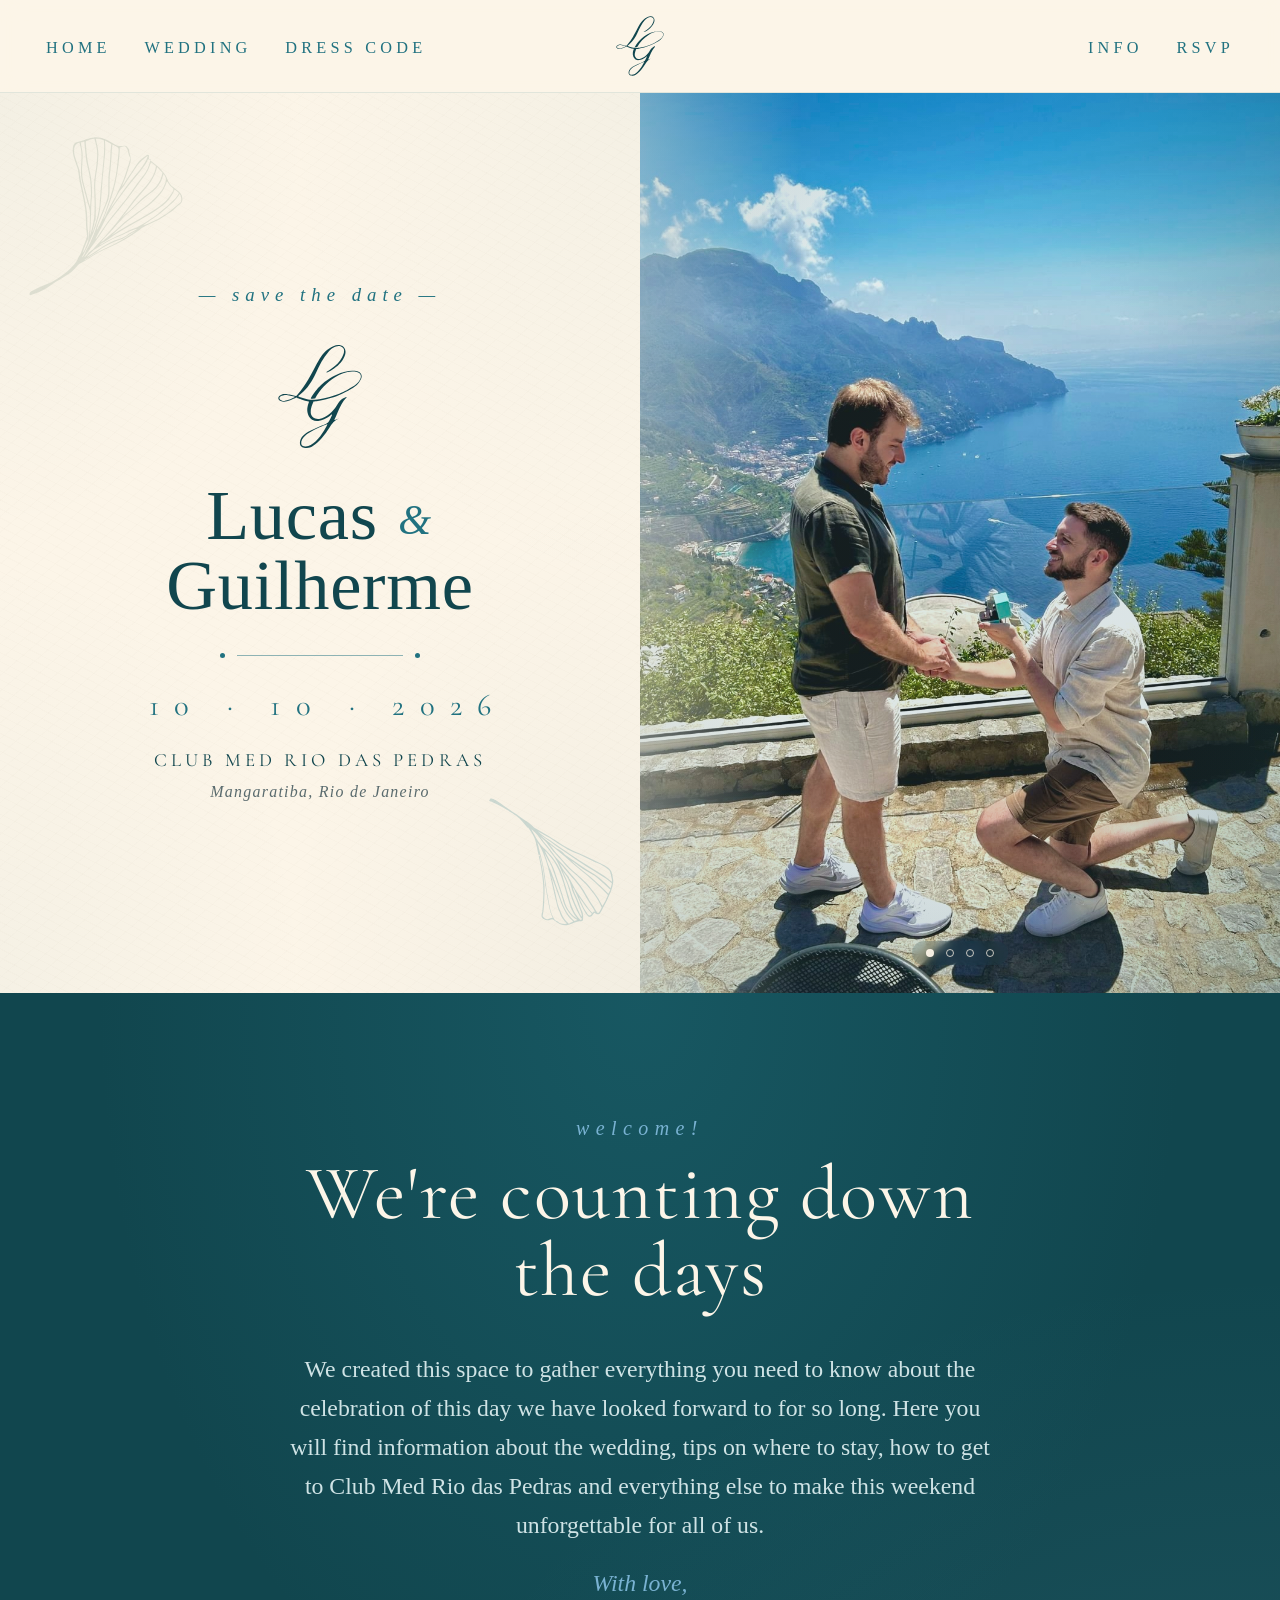
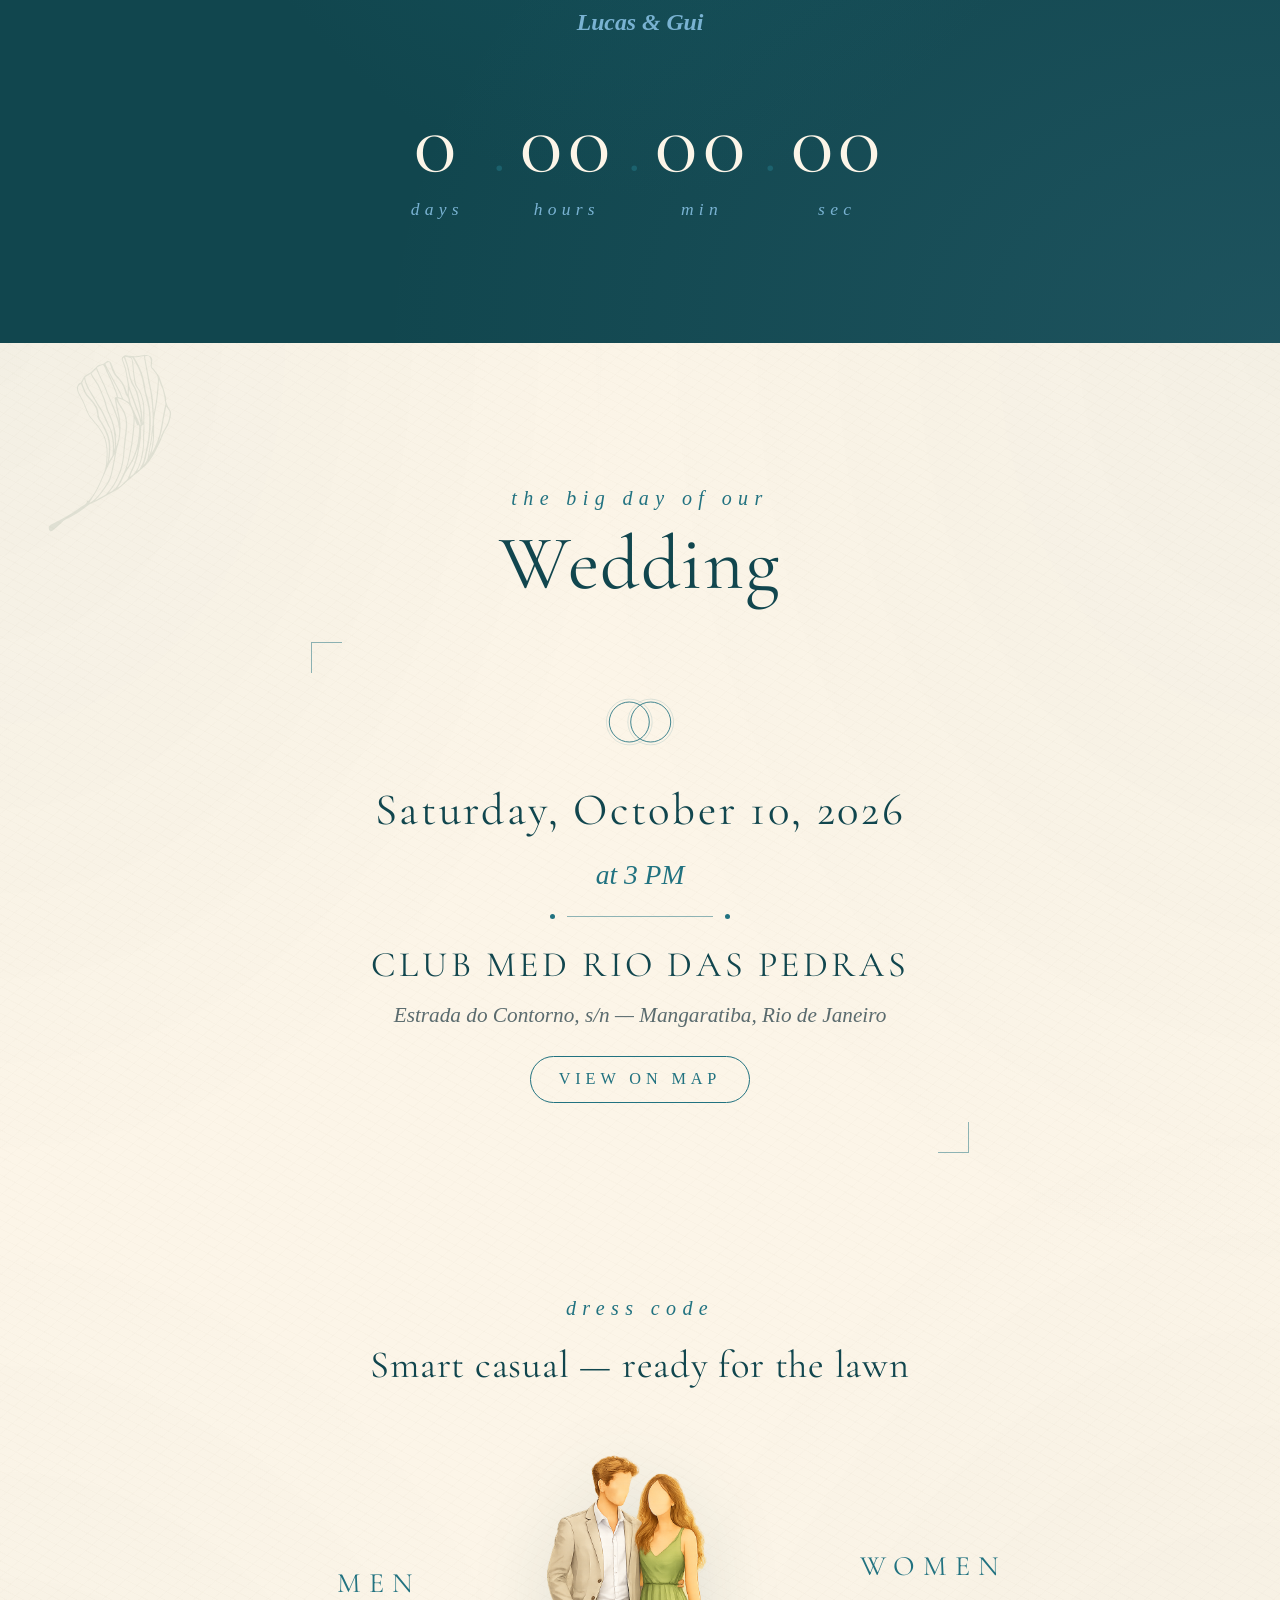
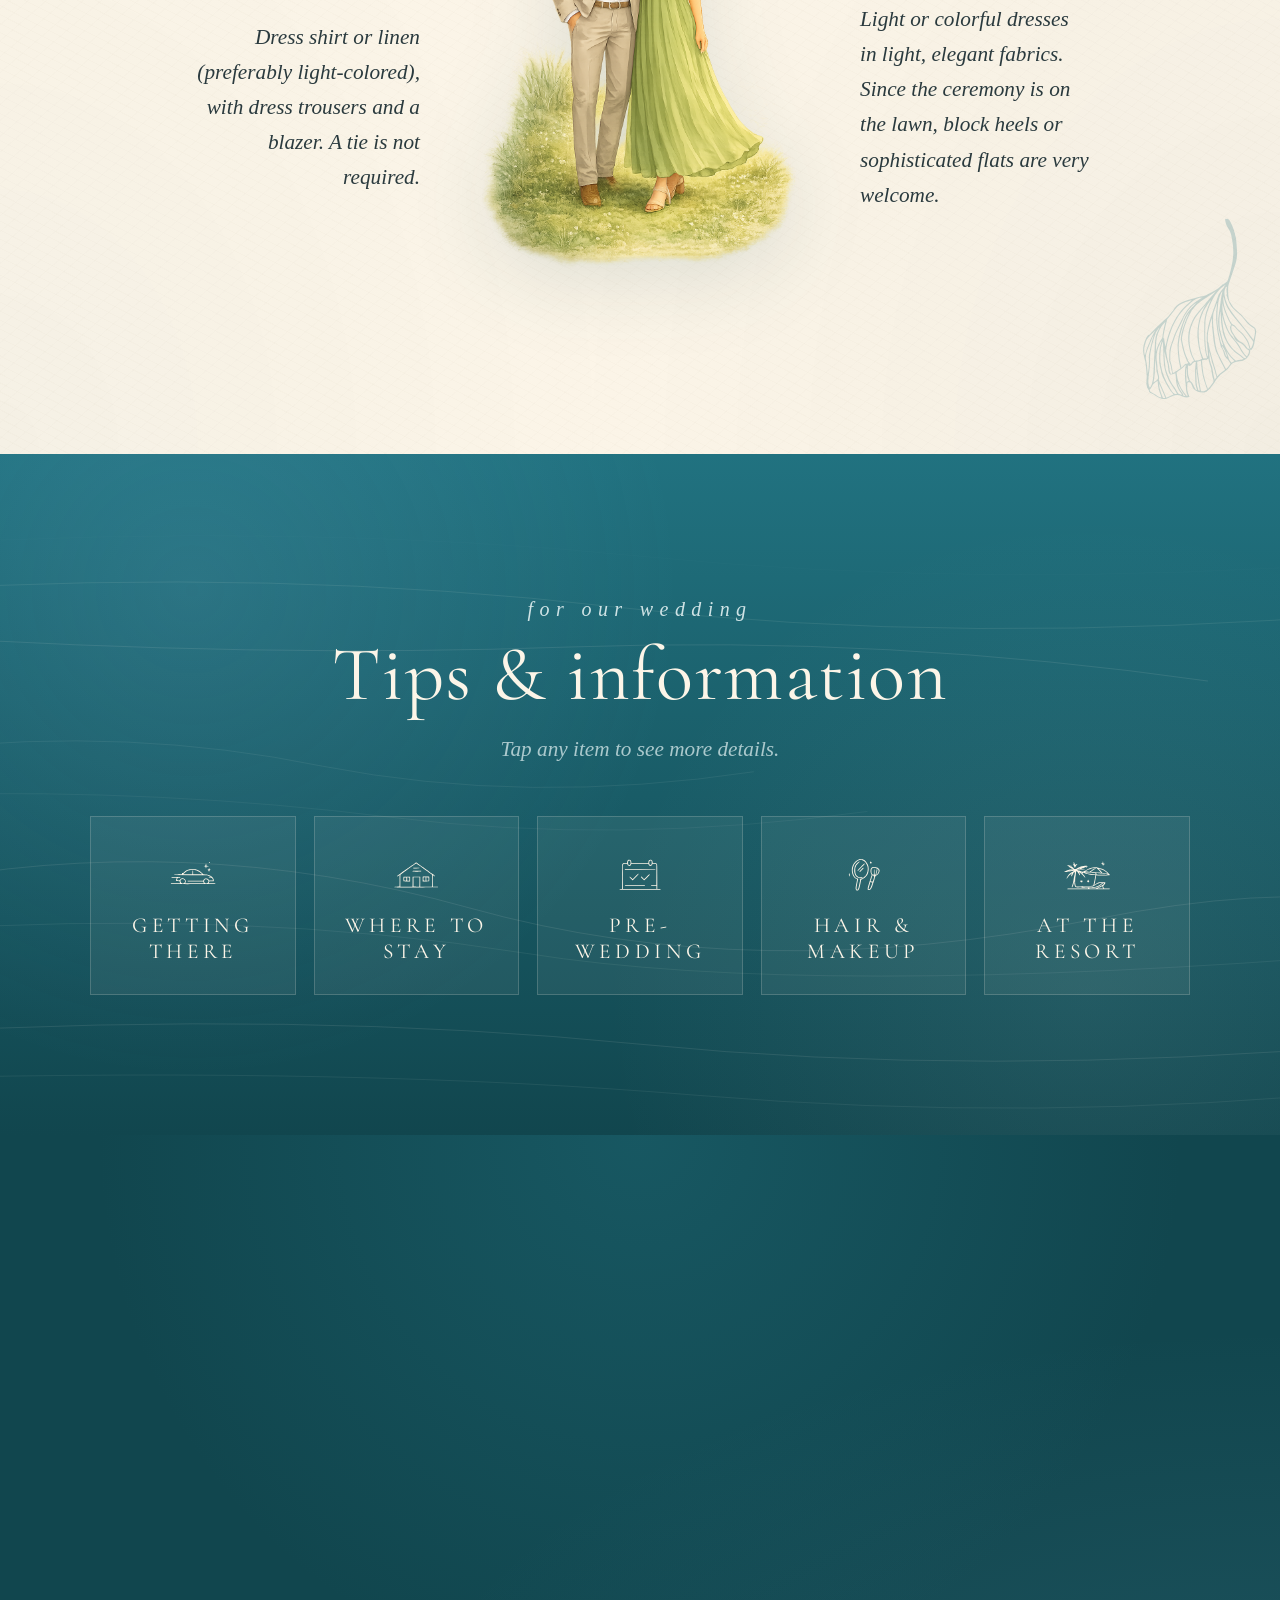
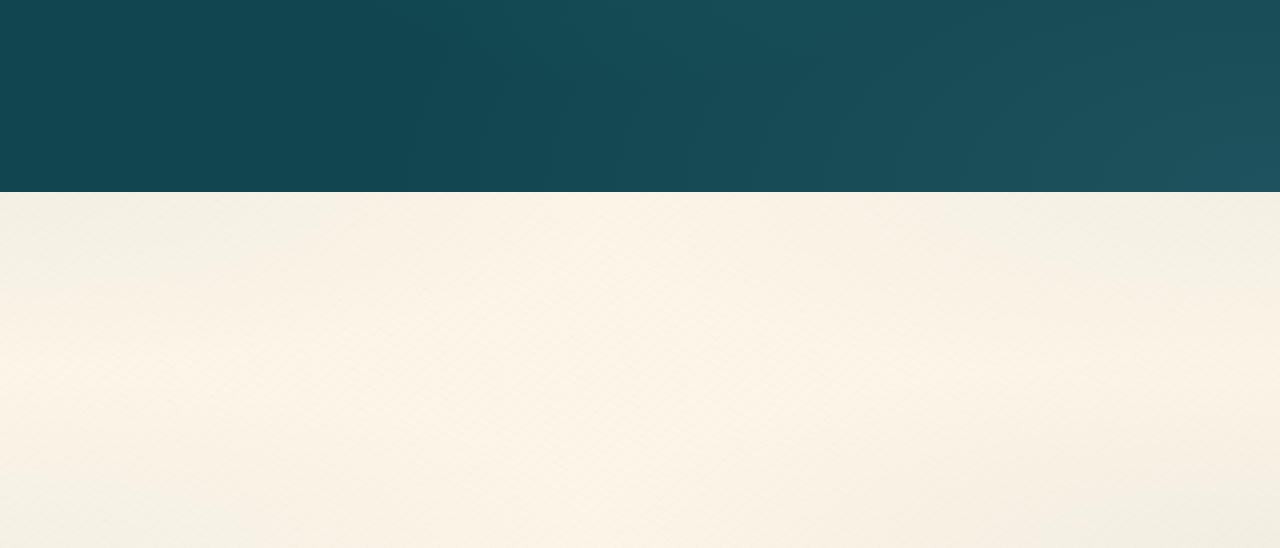
<file: en/index.html>
<!DOCTYPE html>
<html lang="en"><head>
<meta charset="UTF-8">
<meta name="viewport" content="width=device-width, initial-scale=1.0">
<meta name="robots" content="noindex, nofollow">
<!-- Google tag (gtag.js) -->
<script async="" src="https://www.googletagmanager.com/gtag/js?id=G-W0YH6Z04YT"></script>
<script>
  window.dataLayer = window.dataLayer || [];
  function gtag(){dataLayer.push(arguments);}
  gtag('js', new Date());
  gtag('config', 'G-W0YH6Z04YT');
</script>
<title>Lucas &amp; Guilherme · 10.10.2026</title>
<link rel="preconnect" href="https://fonts.googleapis.com">
<link rel="preconnect" href="https://fonts.gstatic.com" crossorigin="">
<link href="https://fonts.googleapis.com/css2?family=Cormorant+Garamond:ital,wght@0,300;0,400;0,500;0,600;0,700;1,300;1,400&amp;family=Italiana&amp;display=swap" rel="stylesheet">
<link rel="stylesheet" href="../styles.css">
<style>
  .rsvp-inner-solo { grid-template-columns: 1fr; max-width: 640px; }
</style>
</head>
<body data-page="index">

<!-- ============== NAV ============== -->
<nav class="nav">
  <div class="nav-inner">
    <div class="nav-left">
      <a href="#home">Home</a>
      <a href="#casamento">Wedding</a>
      <a href="#trajes">Dress code</a>
    </div>
    <a href="#home" class="nav-monogram" aria-label="Lucas e Guilherme">
      <img src="../imgs/monogram.svg" alt="LG" class="nav-mono-img">
    </a>
    <div class="nav-right">
      <a href="#dicas">Info</a>
      <a href="#rsvp">RSVP</a>
    </div>
  </div>
</nav>

<!-- ============== HERO (split layout: texto à esquerda, foto à direita) ============== -->
<section id="home" class="hero">

  <div class="hero-text paper">
    <svg class="leaf hero-leaf-1" viewBox="0 0 177.8 148.1" aria-hidden="true"><!-- Generator: Adobe Illustrator 30.1.0, SVG Export Plug-In . SVG Version: 2.1.1 Build 136)  -->
  <path fill="currentColor" d="M99.5,0c4.4.3,10.3,2.7,13.8,5.8l7.7,6.9c4,3.6,9.3,1.2,11.3,4.4s1.1,3.8,1.1,5.1-.4.6-.5.7.3.3.4.4c.3,5.7.4,7.8-2.5,12.9l-5.3,9.1c-1,1.7-2.1,3.4-3.2,5l-4.1,6c1.8-1.1,3-2.5,4.3-3.9l3.5-3.6,4.7-4.5,6.2-6c2.4-2.3,5-4.5,8-6l4.9-2.4c.9-.5,2.7-.4,2.9.6-.2,1.4-1.4,3.3-.4,4.6l6.4,7.7c2.1,2.5,3.5,5.5,5.1,8.3s2.1,4.8,2.4,7.3c1.2,9.6,6.8,10.6,10.7,18.3l.7,2.2v2.6c-.3,2.1-1.4,4.8-3.7,5.7s-4.8,2.4-7.1,3.8-4.3,2-6.5,3.1c-7.3,3.6-15,5.5-22.9,7s-8,2.4-11.9,4.1c-9.3,4.1-20.9,7.9-30.8,10.2l-9.1,2.1c-5,1.2-9.8,2.6-14.7,4.5s-7.3,2.6-11.1,3.8-3.1,1.3-4.5,2.2l-5.4,3.7c-5.1,3.4-18.4,6.9-25.9,10.3-6.7,3-13.6,4.9-20.9,5.4-1,0-2.1.6-3,0-.4-.6.7-2.9,2.2-3.3,5.1-1.5,10.1-2.5,15.3-3.6l7-1.4c2.7-.5,5.3-1.4,7.8-2.4l5.5-2.4c2.2-.9,4.2-2,6.2-3.1,4.1-2.2,9.8-5.8,12.6-9.5s2.6-3.1,4-4.7,1.4-2.1,2.1-3.1l6.6-10.1c.8-1.3,1.6-2.7,2.2-4.1s.5-3.8.7-5.8c.8-8,2.8-13.7,3.4-22.3s.4-17.1.4-25.8.2-6.5.4-10.1l.4-6.2-1.2-9.8c-.5-4.2-.8-8.1.4-12.2s2.5-5.8,5.4-6.1c5.2-.7,10.2-.4,15.1-1.6h2.6ZM84.6,76.6l1.9-8.3.9-4.8,2.3-13.1c1.4-7.8,5.8-16.6,8.2-24.8l1.3-4.7c1-3.7,1.7-7.4,1.6-11.2l-.3-8.2c-1.4-.2-2.9-.2-4.4,0l-4.8.7c0,.5-.5,1.3-.6,1.8l-1.4,11.5c-.8,6.5-.7,12.8-.6,19.3s-.7,12.6-1.8,18.9-3,10.7-4.3,16.1l-2,8.5-1.3,4.8-1.9,8c-.7,2.8-1.8,5.3-2.2,8.2,4-7.8,7.6-14.3,9.4-22.7ZM77.4,97.8c2-2.4,3.3-4.9,4.7-7.5s3.4-6,4.9-9.2,3.2-6.9,4.3-10.5l4.3-14.9,6.1-19.6,3.4-11c2.1-6.6,3.9-13.1,4.7-20-2.2-1.7-4.9-2.9-7.8-3.2-.4,7.5.8,10.6-1.3,18.1s-2.2,8.4-3.8,12.5c-7.8,19.5-5.7,20-9.7,38.7s-2.7,11.6-5.1,17.1l-4.6,9.6ZM80.8,65.2c0,1.7.3,3.2.5,4.9l1.4-5c.7-2.4,1.4-4.6,2-7,2-8.3,2.9-16.7,2.7-25.3s-.3-9.9.3-14.9l.9-7.9.9-7.8-3.7.3c-.5,3.8,0,7.8-.6,11.4s-2,9-3.3,13.5-.8,3.7-1.2,5.5c-1.1,5-1.1,8.5-.9,13.6l1,18.7ZM68.4,110.2c1.3-1.8,2.5-3.4,3.4-5.3,2.8-6.8,4.7-13.8,6.3-21s2.6-8.9,1.7-16.5l-.3-2.4-.4-8.4-.3-6.5c-.2-4.2-.6-8.2-.1-12.4s1.6-8.7,2.7-13c1.8-6.8,3.3-11.2,3-18.4s0-2.3,0-3.7c-.8,0-2.1,0-2.9.3-4.9,2-5.1,9.6-4.7,14.1s.7,7.4,1.3,11.2,0,4.7-.2,7l-.4,8.2c0,1.9,0,3.7,0,5.6.2,11.1.4,24.6-2.2,35.4-1.1,4.7-1.4,9.3-1.9,14s-2.4,5.9-4.1,8.4-3.8,5.7-5.6,8.9c2-1.5,3.2-3.5,4.7-5.5ZM69.3,112.3l3.7-4.6c.7-.9,1.2-1.8,1.9-2.7l2-2.7,2.1-3,8.3-13.3,4.9-7.3,5.5-8.1c2.6-3.8,4.5-7.7,5.5-12.2l3.1-13.9c.6-2.8,1.6-5.3,2.6-7.9,3.1-8.9,4.6-16.8,7.6-25.9-1.7-1.8-3.6-3.6-5.6-5.1-.8,5.9-1.9,11.2-3.7,16.6l-2.7,8.6-2.1,6.5-1.7,5.3-6.1,20.9c-2,6.8-3.5,12.1-6.7,18.5l-1.3,2.5-4.6,8.3c-3.2,5.8-8.5,12.2-12.1,17.9-.8.7-1.4,1.4-2.1,2.3l-6.1,7.4c2.9-1.5,4.4-4.2,6.2-6.5l1.2-1.6ZM83.6,95c4.2-4.9,7.9-9.7,11.4-14.9l8.3-14,5.6-10.4c3.1-5.8,5.6-11.9,7.8-18.1l1.8-5.4,1.4-4.3,2.6-8.3c.8-2.5.5-3.7-1.3-5.2l-3.6-2.9c-1.2,3.5-2.2,7-3.1,10.6s-2.7,9.5-4.2,14.2l-2.4,7.5c-.5,1.6-.8,3.3-1.2,5l-1.7,7.8c-.7,3.3-1.5,6.6-3.2,9.6s-1,1.9-1.6,2.8l-7.6,11.1-7.4,10.9c-.3,1.5-1.8,2.3-1.7,3.9ZM107.8,67.2c.5-.6.9-1,1.3-1.5,1.6-1.7,2.7-3.8,4.3-5.6l2.7-3.2c4.7-5.6,11.2-16.9,14.8-23.5s1.4-4.9,1.3-7.5c-.2-4.7.4-2.5-.7-7.2s-4.5-2.3-6.9-2.5c-1.4,5.9-3.2,11.3-5.1,16.9-4.1,12.3-9.1,23.5-15.8,34.6l-1.2,1.9-5.7,9.4-4.5,7c1.9-1.7,3.2-3.8,4.6-5.8s3.1-4,4.8-6l2.2-2.6,3.6-4.3ZM101,77.2l10.9-10.1,3.4-3.1,8.8-7.8c7.3-6.5,23.6-17.2,27.3-25.7-5.5,2.3-8.9,4.6-13.2,8.1-2.1,2.5-4.5,4.3-6.8,6.6l-11,11-6.6,5.5-6,7.1c-2.4,2.8-4.7,5.4-6.8,8.3ZM84.7,100.3l7-6.8c3.3-3.4,6.9-6.3,10.6-9.3l5.4-4.4,10-8,1.8-1.5,7.7-6.9,6.8-6.2,7.2-6.2c5.9-5.1,6.7-6.2,10.6-12.9s-.3-1.7-.8-4.1c-1.1,1.6-2.3,3.4-3.8,4.7l-5.3,4.8-13.2,10.7c-7.9,6.4-20.7,17.7-27.7,24.7l-2.4,2.4c-1.1,1.1-2.3,2.2-3.2,3.4l-5.1,6.6-3.3,4.1-3.4,4.3c-1.3,1.7-2.9,3.1-3.8,5.1,1.8-1.6,3.4-3,5.1-4.7ZM76.3,113.4l7-5,6.2-4.4c4.2-3,8.3-5.8,12.2-9.1l6.4-5.4,10.6-9,4.1-3.6c2.8-2.4,5.5-4.7,8.4-6.9l7.1-5.3,1.6-1.2c5.2-3.9,7.5-5.8,11.8-10.7,2.5-3,4.4-6.1,5.8-9.9l-4.4-4.9c-3.8,6.7-4.9,8.5-10.6,13.4l-4.3,3.8-10.5,9.4c-5,4.5-9.9,8.7-15.1,12.9l-5.5,4.4-7.6,6.1c-1.9,1.5-3.7,3.1-5.5,4.8l-10.1,9.8-11.6,10.5-2.6,2.4c-1.8,1.7-3.6,3.3-5.4,5.2,1.2-.4,2.4-1,3.2-1.9,3.7-3.6,3.5-1.7,8.6-5.3ZM114,86.6l8.1-4.6,9.6-6.1c2-1.3,4-2.5,6.1-3.7,5.1-2.9,10.6-4.4,15.5-8.3s7.2-7.9,9.4-12.7l-4.3-7c-.5.8-.7,1.4-1,2.1-2.3,4.5-5.3,8.2-8.9,11.7s-6.6,5.6-10.2,8.3l-4.4,3.3-5.8,4.5-11.5,9.8-4.2,3.6c.6-.2,1.1-.5,1.6-.8ZM87.1,108c.7-.3,1.2-.7,1.8-1l13.1-7,6.4-3.8c2.1-1.3,4.2-2.4,6.4-3.5l6.8-3.3,7.6-3.5c1.2-.5,2.3-1,3.5-1.6l4-1.8c5.8-2.6,11.2-5.7,16.4-9.5s6.4-5.1,8.7-8.6,4.7-6.3,1.8-11.8l-2.5,4.4c-2.4,4.2-7.2,8.7-11.6,10.8l-4.8,2.3c-3.5,1.7-6.8,3.3-10.1,5.3l-10.3,6.5-8.8,5-3.3,2.1-7,5c-3.6,2.6-6.9,5.4-10.6,7.8s-6.9,4.4-10.1,7.1l2.7-1ZM104.5,101.4l10.6-3.6,16.4-5.2c6.8-2.2,13.3-4.6,19.9-7.3s9.7-4.8,15.3-10.2,2.6-3.5,3.6-5.4c-1.3-1.6-2.6-3-3.3-4.9l-1.5-4c-1.6,2.7-3.3,5.3-5.4,7.7-4,4.4-13.7,10.9-19.1,13.3l-8.9,4.1-15.7,7.3c-2.6,1.2-4.9,2.7-7.4,4.1l-12,6.9,7.5-2.8ZM113.9,103.4c5.5-1.4,7.7-1,13.4-2.8l5.7-1.7c2.8-.9,5.4-2.2,8.2-3.3s5.5-1.9,8.1-3.4l5.9-3.2c2.6-1.4,5.1-2.6,7.6-4.1,5.3-3.2,8.1-4.4,12.3-9.4-1.1-1.7-2.3-3.2-3.7-4.6-.9.8-1.1,2-1.8,2.9-3.7,4.4-8.1,8.3-13.3,10.8s-12,5.2-18.4,7.3l-25.6,8.2-9.1,3.1c-5.5,1.9-8.3,3.7-13.4,5.5s-5.3,1.6-7.5,3.3c6.2-2.1,12-4.2,18.3-5.4s5.6-1.1,8.5-1.8l4.9-1.2ZM131.4,100.8c2.2-.3,4.2-.5,6.4-1l8.2-1.8c5.1-1.1,13.6-4.6,18.3-7.1l10.1-5.4c2.1-1.1,2.7-6.9,1.2-8.9-2.6,2.8-5.5,5.2-8.8,7.2l-8.6,5-5.7,3c-3.7,1.9-7.3,3.6-11.2,4.9s-4.5,2.2-7.5,3l-2.6,1.1ZM69.1,120.2l17.1-6.6c2.4-.9,4.7-1.6,7.1-2.2l4.2-1.1c5.2-1.3,10.3-.5,16.6-3.8,3.7-1.9,7.2-2,10.7-3.6-1.7-.1-3.1.2-4.6.4l-3.5.6-11.4,2.7-2.2.4c-4.3.8-8.5,1.8-12.7,3.1l-6.8,2.3-7.9,2.9-8.6,5.3c.6,0,1.2-.2,1.9-.4ZM63.2,123.7c1.9,0,3.3-1,4.8-1.6l9.4-3.3c4.7-1.6,9.4-2.6,14.3-3.7l6.2-1.5c4.4-1.1,8.5-2.5,12.8-3.9s8-2.8,12.1-4.6c-5.7.8-8.9,3.6-14.7,4.7s-2.2.6-3.4.7c-5.5.5-10.6,1.7-15.9,3.4s-8.2,3.1-12.4,4.7l-7.3,2.7c-2,.8-4,1.5-5.8,2.4Z"></path></svg>
    <svg class="leaf hero-leaf-2" viewBox="0 0 157.9 91" aria-hidden="true"><!-- Generator: Adobe Illustrator 30.1.0, SVG Export Plug-In . SVG Version: 2.1.1 Build 136)  -->
  <path fill="currentColor" d="M6.2,0c.8.3,1.8.4,2.9.5,2.6.2,5.1.8,7.7,1.2l10,1.5,5,.7,10.3,1.7c3.2.5,6.5.7,9.7,1.6s3,1.1,4.7,1.2l4.3.4,13.4,1c2.2.2,4.4.4,6.5.7l5.6.8c6.5.9,13,1.3,19.7.9l2.9-.2,7.1-.3h16.4c4.7-.2,13.8-.5,17.1,3.6s3.3,4.1,4.8,6.4,2.7,8.7,2.8,10.5l.5,9.4c.3,6.1-.2,5.6-.2,11.1s-.2,3.7-.3,5.6-1.6,3.3-3.6,3.1l-2.1-.2c-.3,1.4-.5,2.5-.8,3.8s-1.7,2.6-3,2.3c-2.5-.5-4.5-1.8-6.5-3.2-5.3-3.7-10-7.9-14.9-12s-4.2-3.6-6.8-5c1.8,2.3,3.8,4,6,5.8,3.1,2.5,5.9,5,8.7,7.8s3.1,2.9,4.7,4.3c2.6,2.2,4.3,5.4,5.3,8.7-.8,1.4-2.1,1.7-3.2,2.5-6.3,4.5-7.6,11-16.4,11.6-2.1.1-4.2-.4-6.3-.7s-1.2-.1-1.7-.3c-2.9-1.1-2.9,1.3-5.8,3.1s-6.9.8-8-1.7-.6-2.9-1.1-4.2c-1.5-4.4-3.4-8.4-5.2-12.7s-4.6-10.3-7.6-15.2-7.3-11.6-11.6-17.1l-4.9-6.3c.2-.4,1.1-.4,1.3,0l5.6,7.1c1.4,1.8,2.6,3.6,3.9,5.4,2.7,3.8,5.1,7.6,7.5,11.5s3.9,7.2,5.6,11.1l3.8,8.7c1.6,3.7,2.9,7.3,3.9,11.2.3,1.1,2.1,1.3,3,1.5,4.1.8,4.2-2.3,7.4-4.1-3.3-2.7-6-5.5-8.5-8.8l-7.5-10.1c-4.5-6.1-8.6-12.2-12.8-18.6s-5.2-7.6-8.3-11.2l-4.2-4.9-.6.4c-.2.1-.9-.1-1-.3l-4.1-5.3c-5.5-7.1-7-8.9-14.8-13.4s-1.8-.7-2.8-1.1c-5.6-2.3-10.8-5.1-16.9-6.3s-15.7-1.9-23.6-2S.2,4.3,0,3.4v-1.9C1.8-.1,1.7.7,2.9,0h3.4ZM130,13h-2.3s-4.1,0-4.1,0h-12.6c-4.9.2-9.6.8-14.5.5s-7.2-.5-10.9-1l-8.4-1.2c-1.4-.2-3.1-.3-4.6-.4l-5-.3c-2.5-.2-4.8-.4-7.4-.4,3.5.9,6.7,1.8,10.2,2.2l5.7.7,8.5,1.4,10.5,1.5c12.2,1.8,24.3,3.3,36.6,4.4l8.4.8c4.7.4,9,1.4,13.6,2.4-.4-1.4-1.4-2.3-2.2-3.4-1.2-1.7-4-5.6-6-6.2-6.1-1.7-9.5-1.4-15.6-1.2ZM141.1,72.2c-3.7-2-15.1-11.3-17.8-14.2l-8.6-9.3c-.6-.6-1.2-1.5-1.8-2l-2.3-2-15.3-12.7c-2.2-1.9-4.4-3.4-7-4.8l-9.6-5-7.7-3.6c-5.5-2.5-10.9-6.1-17.6-7.4.5.6.9.8,1.5,1.2,4.5,3.1,8.7,6.1,13.6,8.7s13.9,4.3,21.9,9.1,10.5,7.2,14.9,11.9l14.1,15.3,3.3,3.7c4,4.4,9.2,9.1,14.7,11.6s3.9,1.4,4.5,1.1.8-.9.6-1.1l-1.4-.7ZM154.4,25.2l-7.4-1.6c-2.7-.6-5.6-.9-8.5-1.1l-7.2-.6-8.2-.8-12.3-1.5-25-3.8-2.2-.4-7-1.1-11.3-1.7c2.9,1,5.8,1.7,8.8,2.5l10,2.1c1,.2,2.2.5,3.2.4,4.6-.4,8.4,2,11,2.4l19.8,3c7.6,1.2,14.7,1.2,21.8,2.9s10.2,2.6,15.5,4.6l-1-5.5ZM149,56.5c1.1.7,5,3.5,6,3.3s.9-6,.9-7.1c-3.8-3.2-7.7-6.2-12.2-8.4l-7.1-3.5c-4.4-2.1-8.9-3.7-13.6-5.1l-5.7-1.7c-3.4-1-6.8-1.7-10.2-2.8s-6.4-2.5-9.6-3.8l-10.4-4.2c-7.8-3.1-13.2-7.6-21.8-8.9l4.2,2.3c.4.2.7.7,1.3.7l6.3,2.8,6.8,3.5,3.6,2c2.3,1.3,4.8,2,7.3,2.9,3.7,1.3,7.1,2.8,10.7,4.3l7.1,3.1c4.3,1.9,8.5,3.5,12.7,5.7l2.2,1.2c1.1.6,2.2,1.2,3.2,1.9l10.2,6.9,8.1,4.9ZM156.4,44.2l-.3-6.1c-6.1-2.3-12.1-4.3-18.3-6l-11.1-3-14.2-3.4-7.7-2.2-7-1.9-13.1-3.1-7.5-1.6c2.6,1.5,4.9,2.7,7.5,4s3.2,1.3,4.9,2l9.6,3.9,7,2.8c5.7,2.3,19.2,4.6,27.8,8.7l7.8,3.7c5.2,2.4,9.6,5.5,14.1,9.1.3-2.5.6-4.6.5-6.9ZM119.3,77.5c-2.4-2.1-4.7-3.8-6.6-6.2l-6.1-7.4-9.5-11.8c-2.6-3.2-5.1-6.3-7.9-9.4s-1.1-1.4-1.7-2.3-1.8-1.5-2.5-2.4-1.5-1.9-2.4-2.7l-3.3-3.3c-4.3-4.3-8.8-8.1-14.2-11.2.9,1.5,2.2,2.7,3.4,4.1l8.8,10.4c3.4,4,6.4,8.1,9.3,12.5s7.7,11.7,11.9,17.5l7.6,10.4c2.6,3.5,5.5,6.8,9.2,9.2s3.9,1,5.7,1.5c2.7.7,7.4-.2,9.4-2.3-4.5-1.3-8-3.6-11.4-6.6ZM156,36.7v-4.6c-5.5-2-10.9-3.5-16.6-4.9s-5.2-1.1-8-1.3c-5.7-.5-11.2-1-16.8-1.9s-5.8-1.1-8.9-1.4c3.1,1,6.1,1.9,9.3,2.6l15.7,3.7,5.3,1.4,11.4,3.4,4.1,1.4,4.5,1.6ZM137.6,74.4c-3.3-1.5-6.1-3.3-8.8-5.5s-2.7-2.1-3.8-3.4l-5.8-6.2-10.4-11.6c-6.7-7.4-14.8-14.8-23.9-18.9s-5.6-2.5-8.6-3.1l13.1,9.8c4,3,7.3,6.7,10.8,10.3l12.2,12.5,1.5,1.6,5.7,6c.5.5,1.2,1.1,1.8,1.6,4.7,3.8,10.2,6.8,16.2,7ZM138.9,75.8c-5.3-.3-9.6-1.7-13.7-4.3-3.1-1.7-5.6-3.8-8-6.4l-5.2-5.6c-.5-.6-1-1-1.5-1.6l-13.7-13.8c-2.7-2.7-5.2-5.2-8.1-7.7s-3.4-2.4-5.1-3.7-4.6-3.5-7.1-5.1c1.4,1.6,3,2.9,4.5,4.5l3.6,3.8c1.5,1.5,2.9,3,4.6,4.2,2.8,2.1,5,4.5,7.5,7l16,15.8,1.5,1.6c5.9,6.1,13.6,11.7,22.1,13.7l2.5-2.4ZM149.7,62.1c.2-.7.4-1.3.5-1.6s.9-.4,1.5-.6c-2.3-1.7-4.8-3.1-7.4-4.6-6.7-3.8-13.6-9.4-19.6-12.5s-8.3-3.8-12.6-5.6l-3.4-1.4-2.3-1c-3.7-1.7-7.3-3.4-11-4.6,4,3.2,8.3,5.7,12.5,7.6s2.7,1.4,3.8,2.4,1.6.8,2.3,1.3l8.2,6.1c2.6,1.9,5.4,3.3,8.2,4.8l6.1,3.3c4.3,2.4,8.5,4.7,13.2,6.5ZM133.7,62.3l-3.7-3.6c-.3-.3-.5-.5-.8-.8l-3.4-2.8c-2.3-1.9-4.7-3.7-6.7-6l-4.4-4.9c-2.1-2.4-4.9-3.9-7.7-5.4l-4.5-2.5c1,1,1.9,1.9,3,2.7,5.1,4,9.8,8.2,14.1,13.2s7.9,7.9,13.6,12.6,5.2,4.2,8.3,6c-2.2-4.4-4.3-5.1-7.7-8.5ZM133.1,82l2.4-2.8c-3.3-1.2-6.3-2.1-9.2-3.8s-7.5-5-10.8-8.2l-11-10.6-8.1-7.9-2.8-2.8c.9,1.5,2,2.5,3,3.8l8.6,10.6c1.2,1.5,2.4,2.8,3.5,4.4,2.7,3.6,5.4,6.9,8.9,9.8s2.6,2.1,3.9,3.3c2.6,2.4,5.8,3.8,9.1,5s1.6,0,2.4-.8ZM148.1,65.9c1.1-.3,1.3-1.9,1.4-2.6-2.8-1.2-5.5-2.1-8.2-3.6l-11.7-6.4c2,2.2,4.2,3.8,6.4,5.6s5.1,3.9,8,5.7,2.7,1.6,4.1,1.3Z"></path></svg>

    <div class="hero-text-inner">
      <p class="hero-eyebrow">— save the date —</p>

      <img src="../imgs/monogram.svg" alt="LG" class="hero-mono-img">

      <h1 class="hero-names">Lucas <span class="amp-display">&amp;</span> Guilherme</h1>

      <div class="hero-rule">
        <span class="dot"></span>
        <span class="line"></span>
        <span class="dot"></span>
      </div>

      <p class="hero-date">10 · 10 · 2026</p>
      <p class="hero-place">Club Med Rio das Pedras<br><span class="hero-place-sub">Mangaratiba, Rio de Janeiro</span></p>
    </div>
  </div>

  <div class="hero-photo">
    <div class="hero-slide is-active" style="background-image:url('../imgs/hero.jpg')" role="img" aria-label="Lucas e Guilherme em Ravello, Itália"></div>
    <div class="hero-slide" style="background-image:url('../imgs/hero2.jpg')" role="img" aria-label="Em frente à Torre Eiffel, Paris"></div>
    <div class="hero-slide hero-slide-louvre" style="background-image:url('../imgs/hero3.jpg')" role="img" aria-label="No Louvre, Paris"></div>
    <div class="hero-slide hero-slide-couple" style="background-image:url('../imgs/hero4.jpg')" role="img" aria-label="Em Londres"></div>
    <div class="hero-photo-overlay"></div>
    <div class="hero-dots" aria-label="Navegação do carrossel">
      <button class="hero-dot is-active" data-i="0" aria-label="Foto 1"></button>
      <button class="hero-dot" data-i="1" aria-label="Foto 2"></button>
      <button class="hero-dot" data-i="2" aria-label="Foto 3"></button>
      <button class="hero-dot" data-i="3" aria-label="Foto 4"></button>
    </div>
  </div>
</section>

<!-- ============== WELCOME + COUNTDOWN ============== -->
<section class="welcome dark">
  <div class="welcome-inner reveal">
    <p class="kicker">Welcome!</p>
    <h2 class="section-title light">We're counting down the days</h2>

    <p class="welcome-text">We created this space to gather everything you need to know about the celebration of this day we have looked forward to for so long. Here you will find information about the wedding, tips on where to stay, how to get to Club Med Rio das Pedras and everything else to make this weekend unforgettable for all of us.</p>
    <p class="welcome-text welcome-text-italic">With love,<br><strong>Lucas &amp; Gui</strong></p>

    <div class="countdown" id="countdown" aria-live="polite">
      <div class="cd-block">
        <span class="cd-num" id="cd-days">99</span>
        <span class="cd-label">days</span>
      </div>
      <div class="cd-sep">·</div>
      <div class="cd-block">
        <span class="cd-num" id="cd-hours">17</span>
        <span class="cd-label">hours</span>
      </div>
      <div class="cd-sep">·</div>
      <div class="cd-block">
        <span class="cd-num" id="cd-min">00</span>
        <span class="cd-label">min</span>
      </div>
      <div class="cd-sep">·</div>
      <div class="cd-block">
        <span class="cd-num" id="cd-sec">32</span>
        <span class="cd-label">sec</span>
      </div>
    </div>
  </div>
</section>

<!-- ============== O GRANDE DIA ============== -->
<section id="casamento" class="great-day paper">

  <svg class="leaf leaf-corner-tl" viewBox="0 0 147.8 146.9" aria-hidden="true"><!-- Generator: Adobe Illustrator 30.1.0, SVG Export Plug-In . SVG Version: 2.1.1 Build 136)  -->
  <path fill="currentColor" d="M120,0c1,1.1,7.4,3.3,9.1,3.8,3.7,1.1,7.9,0,12.5,2.8s2.1,6.3.9,9.5-.8,2.6,0,4c1.1,2.2,3.6,8.4,3.8,10.6l.7,12v4c0,2.3-.2,4.5-.4,6.8-.8.6-.8,1.3-.7,2.2.2,2.1,0,4.3.7,6.3s1.4,3.4.9,5.3-1.8,4.2-2.9,6.2-3.3,4.9-5.5,6.9-3.5,3.3-5.9,6.3-2.7,3.8-4.3,5.5l-8.1,8.7c-1.2,1.3-2.5,2.4-3.8,3.6-4.9,4.5-10.6,7.4-16.7,9.7s-8.4,3.8-12.7,5.8-6.5,3.5-10.1,4.7-9,2.2-13.5,3.3l-5.7,1.4c-3.4,1-6.8,1.5-10.3,1.9s-2.3.3-3.3.7l-7.2,2.7c-5.4,2-10.8,3.4-16.5,4.5s-4.4,1-6.4,2c-3.5,1.8-6.8,3.6-10.4,5.1s-3.3.2-4-1.3v-1.7c.7-2.7,3.3-3.1,6.1-3.5,8.1-1.1,18.4-3.9,26.2-6.5s10-2.7,10.9-4.5,1.4-.4,2-.7c4.1-2.5,7.6-5.5,10.9-9s6.7-7.4,9.7-11.3,4.9-6.5,6.9-12.1l2-5.7c2.2-6.1,3.4-15.1,1.8-21.6s-3.1-9.8-5.3-14.5-2-4.2-2.6-6.5c-1.5-5.5-1.2-10.7-2.1-15.2l-1-5c-.7-3.4-2.2-8.7.9-11.6s2.3-.9,3.3-1.5c2.2-1.3,3-3.4,5-4.7s6.8-2,7.7-2.4c2.4-1.2,4.4-2.5,6.8-3.8,3.9-2.3,4.1.4,9-1.5s2.6-.9,3.8-.7,2.1,1.8,2.2,2.9l.3,4.3.5,4.8c.6,5,5.1,9.8,5.8,17.9s-.3,4.3.5,6.6l2.3-7.2c.2-.8.4-1.8.5-2.6l1-9.1c.2-2.1.6-4.3.5-6.3l-.5-8.7c-.1-2.1,2.6-3.3,4-3.6h1ZM117.3,64.5v1c1.7-6.2,2-12.6,2.4-19.1s.5-9-.6-13.6-1.2-5-1.3-7.6c-.2-5.3.8-11.9.6-15.1l-.5-8.4c-1.1.3-1.8,1.5-1.6,2.7.5,4.1.6,8,.2,12.2l-.8,9.4c-.3,3-.5,5.9-.3,8.9l.2,2.5.8,10.6.4,6c.3,3.5.7,6.9.6,10.6ZM119.9,64.1c2.3-9.4,3.7-8.7,3.8-20.7,0-3.5-.9-6.6-2-9.8s-.4-6.4,0-9.6,1.3-8.7,2.3-13.1.9-5.7-.2-6.7-2.7-2-4.5-2.7c-.2,1.3-.1,2.3,0,3.4.9,8.9-.6,12.9-.2,20.8.2,2.9,1.6,7.4,2,11.6s-.1,7.2-.2,10.8c-.2,7.2-1.1,13.5-3,20.8.7-.5,1.2-1.3,1.4-2.2l.7-2.6ZM109.6,32.7c.2-4.2-1.6-9.1-3.5-12.8-2.7-5.4-2.8-8.9-3.1-14.9s-.2-2.4-1.1-2.7-2.2.3-3.2.6c0,1.2.3,2.4.5,3.6l2.7,12.7,2.2,10.2c.6,2.8,1.2,5.5,1.4,8.4l.6,3.2c1.5,1.5,2.8,3,4.3,4.8,1.6-5.9-1.3-5.2-.9-13.1ZM95.9,60.4c.9-3,.7-8.2,1-10.9l1.1-11c0-.4.6-1.2,1-1.3s.9,0,1.6,0c.2-2.8-.1-5.6-.5-8.4l-1.2-9.6c-.4-3.5-1.3-6.8-1.6-10.3s-.4-4-1.3-5.7l-3.3.2c-1.1,0-2.1.4-3.2,1,.2,2.3.4,4.2.7,6.4l.4,2.6.7,4.3c.6,3.3,1.1,6.5,1.4,9.9l.3,3.8,1.2,8.5.7,5.3.6,6.5.4,8.7ZM102.5,111.8l3.1-3.1c1.6-1.7,3-3.6,4.1-5.7l5.8-10.9c2.1-4,3.9-8,5.5-12.2s.7-1.7,1-2.6l1.8-5.6,1.5-5.3c1.3-4.4,2.1-8.8,2.3-13.4l.5-11.7c.1-2.3.2-4.5.5-6.7,1.2-8.9.9-16.9-1.4-25.6l-1.1-4.2c-.1-.4-.7-.9-1.1-1,.4,2,.7,3.6.3,5.5l-1.6,8.4-1.2,8.5c-1,7.4,1.2,8.7,1.8,12.8.9,6.2.3,13.4-1.5,19.3l-3.1,10.2c-.9,3-1.4,6.1-2.5,9.2s-1.3,3.4-1.7,5.1c-1.3,4.8-2.7,9.2-4.8,13.7s-5.3,10.4-9.4,14.8-.7.8-1,1.3c.7-.1,1.7-.4,2.2-.6ZM123.1,81.8c.4-1,.9-2,1.3-2.9,2.3-4.5,3.7-9.2,4.9-14.1l1.7-7.4c1.3-5.6,2-11.1,2.8-16.9.3-6.6,1.1-13.1,1.8-19.7l.6-6.2.7-6.5.2-2.2-5.2-.4c-1.4-.1-2.9-.5-4.3-.9,1,4.2,2.1,7.9,2.6,11.9.9,6.5.7,12.8-.2,19.3s-.4,7.3-.5,11.1c-.4,11.1-1.6,17.1-5,27.7-2.9,9-6.9,17.3-11.6,25.5-1.5,3.3-3.3,6-5.5,8.9,2.1-1.1,3.7-2.7,5.1-4.5l1.5-2.8,4-8.2c1.9-3.9,3.8-7.6,5.4-11.7ZM87.5,79.6c-.3,1.5-.8,2.9-.8,4.5l2-3.4c2.1-3.5,4-7.1,4.9-11.1s1.3-9.4.9-14.1l-.8-10-.7-5.8c-.6-4.7-1.2-9.3-1.6-14s-1.1-6.8-1.6-11-.7-4-.9-6l-.4-3.5-5.7,3,.9,3.5c.4,1.5.8,2.9,1.4,4.4,2.3,6.4,2.2,9.9,3,16.5s.6,6.3.5,9.6c-.3,10.7,2.4,12.2,1.2,26.9s-.5,3.4-.9,5l-1.2,5.5ZM139.4,44.9l3.7-9.7c.8-2.1,1.4-4.2,1.4-6.5s-2.4-6.7-3-8.2c-1.8-3.9,1.3-6.1,1.2-10.1s-2.4-3.4-4.4-3.9c-.2,1-.4,1.8-.5,2.8l-1.7,18.2-.5,5.7-.4,5c-.3,4.4-.7,8.6-1.6,12.9l-2.4,11.3c1.8-2.8,2.9-5.7,4.3-8.6s2.7-5.9,3.9-9.1ZM85.8,81.7l1.4-6.3c1.5-6.9,2.1-13.5,1.1-20.6l-.2-1.9-.6-4.3c-.6-3.7.2-8.6-.4-14.2l-.3-2.9c-.5-4.6-.8-9.2-2.3-13.6s-1.8-5.5-2.4-8.3-.6-.9-.9-.9c-1.3.2-4,.7-5.4,1.6-.2,2.2-.5,4.3-.1,6.5s.3,3.9.8,5.6l1.4,5.1,1.8,6.8c.8,2.9,1.4,5.8,2.4,8.6s1.8,7.6,2.3,11.6l.8,6.1c.4,2.8,1,5.4,1.1,8.2.2,6.2-.9,12.1-2.6,18,1.2-1.5,1.7-3.2,2.1-5.1ZM104.7,39.8l-.2-2.1c-.4-3.2-1-6.3-1.7-9.5l-2.6-11.9-1.4-7c-.2,1.8.3,3.5.6,5.3.6,3.3,1,6.5,1.4,9.9s1,8.8.9,13.3l2.9,2ZM76.7,93.5c-.4.9-.6,1.7-.9,2.5,1.8-1.5,3.3-3,4.8-4.6,2.9-8.8,3.6-9.8,4.4-19.1s-.3-6.8-.8-10.3l-2-13.4c-.4-2.9-1.6-5.6-2.3-8.4l-1.4-5.6-1-3.8c-1.9-7.3-3.6-11.1-3.1-19.4l-2.8,3c0,.9-.2,2.2,0,3.1l.6,5.6c.1,1.3.5,3.1,1.1,4.3l2.7,5.8c6.5,14,.5,13.2,3.1,22.7s1.9,8,2.6,12.1.5,9.7-.7,14-2.4,7.7-4.1,11.6ZM73.3,97.7c2-3,3.2-6.5,4.5-10.1,3-8.5,3.5-13.5,1.9-22.7s-1.7-7.2-2.6-10.8-.3-3.1,0-4.6l.4-4c.6-5.4-2.2-10.5-4.5-15.2s-2.5-8.5-2.9-14.8c-2.7,0-4.4,2.3-4.4,5s0,2.1.2,3.1l1.7,8.6c.3,1.5.4,3,.6,4.5l1,8.2c.1,1,.3,2.3.7,3.2l4.6,10.5c.8,1.7,1.3,3.5,1.9,5.3,3.5,9.7,2,19.5-1.4,28.9s-1.3,3.1-1.7,5ZM129.6,86.2c2.6-4,4.4-8,6.4-12.1l5.3-10.7c3.9-7.8,3.1-3.6,4.2-13.6s0-8.8-.3-13.2l-.2-3.9-2,5.8c-1.8,5.2-3.7,10.3-6.1,15.2l-4.8,9.8c-1.4,2.9-2.7,5.8-3.5,8.9l-1.9,6.8c-1.7,6.2-3.8,12.3-7,17.9l-1.8,3.2c4.6-4.1,8.2-8.7,11.6-14ZM114.7,70.6c1.7.7,1.3-10.8,1.3-11.1l-.7-7.6-.2-2.9-.8-11.9-.3-3.4c-.9,1.8-1.2,3.5-1.7,5.3s-.4,1-.3,1.6c.7,3.2-.6,4.8.2,10.5l2.2,14.4c.1.7.2,1.5.2,2.1l.2,3.1ZM74.5,123.4c3.6-2.5,6.3-5.7,9.1-8.9l2.9-3.4c5.7-6.8,7.3-10.8,11.3-18.4l1.6-3c2.6-4.9,4.5-10,6.7-15.1s.8-2,1.2-3.1c1.4-4,3.8-9.7,4-13.6s-.5-9.3-1.6-11c-2.2-3.5-5.3-6.3-9-8.2,0,7.6,4.2,12.6,3.3,20.5s-1.9,9.7-3.8,14.3l-6.4,15.4-2.4,6.3c-1.6,4.2-4.6,10.2-7.4,13.8s-4.9,6.2-7.7,9.1-5.9,5.2-9.2,7.7c2,.1,5.1-.7,5.9-2.3l.5.3c.1,0,.6-.2.8-.4ZM58.7,125.2l-7,4.5,11.8-2.8c3.4-2.1,6.5-4.5,9.6-7.2s4.4-4.3,6.4-6.7c5.2-6.2,7.3-10.1,10.6-17.5,2.6-7.5,5.5-14.7,8.7-22.1s3.8-11.1,4-15.3c.2-7.3-3-11.3-3.5-18.5-.4,3.7-1,7.1-1.2,10.6s-.2,5.5-.6,8.3-1.3,7.6-2.6,11.4-3.4,8.6-5.9,12.6-1.7,2.6-2.4,4l-1.2,2.2-7,14.1-4.2,7.5c-1.1,2-2.5,3.9-4.1,5.5s-9.2,8-11.5,9.4ZM131.7,86.5c2.1-2.6,4.2-4.9,6.6-7.1s4.9-5.5,6.6-9c2.8-5.8,1.2-4.8-.2-10.5l-5.2,10c-2.2,4.2-3.8,8.5-6.2,12.6l-4.6,7.7c1.2-1.1,2-2.3,3.1-3.6ZM93.1,103.6c-.8,1.2-1.3,2.3-2.3,3.7,2.8-1.9,4.9-4.2,7.2-6.6,6.8-7.3,10.7-15.3,14.1-24.6s.5-4.4,0-6.8-.3-4.3-.6-6.5l-1.5,4.6c-1.2,3.6-2.5,7-4,10.4l-2.9,6.9c-1.4,3.2-3,6.2-4.6,9.2l-3.5,6.7-1.9,3ZM104,106.2c.8-1.3,1.7-2.5,2.4-3.8,1.8-3.4,3.5-6.8,5.1-10.3s1-2.8,1.4-4.3c1.3-4.7,2.6-9.1,4.3-13.7s.6-2.2.8-3.4l-2.1.9c-.9,1.9-1.5,3.7-2,5.7-1,3.7-2.4,7.1-4,10.5l-2.2,4.4c-2.5,5-5.1,10-8.5,14.5s-5.6,6.2-7.9,10c5.3-1.8,9.8-5.8,12.7-10.4ZM120.1,94.4c1.6-3.3,4.3-10.1,4.9-13.7-1.2,2.2-1.9,4.6-3.1,6.9l-4.4,8.8c-.9,1.9-1.7,3.6-2.5,5.6,1.5-1.6,4.3-6,5.1-7.7ZM47.6,128.4c-.7.6-1.3,1.1-2.1,1.9,4.3-.2,11.9-5.2,15.1-7.9l6.2-5.1c3.4-2.8,5.9-6.3,8-10.2l5.4-10.3.9-1.8,1.7-3.8-3.8,3.6-1.5,1.4c-2.3,2.2-4.4,4.6-6.5,7.1l-11.2,13.4-2.5,2.7c-2.2,2.3-4.5,4.3-6.8,6.4s-1.7,1.7-2.6,2.4ZM83.2,120.7c5-2.8,3.9-.9,7.8-6s4.2-5.2,6.5-7.9,7.2-10.9,8.7-14.7l-3.7,5.2c-4.9,7-12.4,11.7-17.3,17.5s-5.3,5.8-8.5,8.7c2.3-.5,4.3-1.5,6.5-2.7Z"></path></svg>
  <svg class="leaf leaf-corner-br" viewBox="0 0 141.1 183.6" aria-hidden="true"><!-- Generator: Adobe Illustrator 30.1.0, SVG Export Plug-In . SVG Version: 2.1.1 Build 136)  -->
  <path fill="currentColor" d="M99.9,0c.2.2.6.4.9.5,2.5.7,4.4,2.1,6.3,3.8s5.2,2.2,7.8,1.8l8.9-1.2c1-.1,2.3.5,3.3.7s1.3.5,1.9,1c2.6,1.9,5,3.9,6.8,6.6,6.1,4.7,3.5,4.6,4.2,6.4s.3.7,1,3.1v3.1l-.9,3.1c-.7,2.4-1.7,4.6-2.2,7s-2.4,12.7-2.5,15.7v4.5c-.1,0-.2,2.6-.2,2.6,0,6.6-2.9,12.3-6.9,17.3s-3.8,3-5.9,4.2l-9.7,5.7-11,5.8c-.8.4-1.5.9-2.4,1.3-3,1.4-5.4,3.8-8.2,5.6s-1.1.7-1.6,1.2c-2.4,2.3-5.2,4.3-8.5,5.1s-6.6,1.2-10,1.3l-6.5.2c-2.8.1-5.5.2-8.4,0s-4.6-.3-7,0c-5.5.8-14.3,3-19.1,5.8s-1.3.4-1.8.6l-5.8,2.5c-.9,1-1.7,2.5-2.5,3.7s-1.2,1.8-1.8,2.8c-3.4,5.9-6.8,11.9-9.1,18.4s-1.5,5-2.2,7.6c-1.4,4.8-1.5,9.8-2,14.7-.9,8.7,2.7,11.2,2.3,17.8s-1.4,2.6-3.4,2.9c-1-1.2-1.8-2.6-2.1-4.2-.5-2.7-1-5.3-1.2-8l-.2-2.7c-.1-1.6,0-3.3,0-4.9,0-3.2.1-3.9.7-7.1l.7-3.9,1.4-7c.9-4.8,2.7-9.1,5.2-13.3s5.6-8.3,8.3-12.5l1.3-2c1.3-2,2.7-3.7,3.8-5.8s1-1.7,1.3-2.5c1.4-3.8,2.8-9.8,3-13.9s-.6-3.6-.9-5.3-.9-3.8-1.9-5.6c-1.7-3-3.5-5.7-5.3-8.5s-2.4-4.3-3.5-6.6l-2.6-5.4c-1.2-2.6-3.2-4.7-5.2-6.7-2.8-3,.2-8.1,1.6-11.1l2.7-5.9c1.1-2.4,2.5-4.7,4.7-6.3s1.7,0,2.2.7.3,1.3.3,2.1v2.9c0,3.1.9,5.8,1.9,8.6s2.8,6.6,5,9.6,2.4,5.7,4.5,7.2,1.2.2,1.4,0,.6-.7.7-1.2c.8-2.4.4-5.1-.4-7.5l-1-3.1c-3.1-9.6-6-7-8.6-13.5s-1.2-3-2.3-4.1-2-1.4-1.6-2.7c.6-1.9,1.8-3.8,3.3-5.3s5.6-3.9,8-3.7c4.1.5,10.1,1.5,13.5-.8s3.4-3,5.5-4.1c4.2-2.3,8.6-3.1,12.1-5.6s3.4-2.5,5-3.9c3-2.7,7-6.2,10.6-7.9s2-.7,3-.9c3.6-.8,9.3,2.6,11.4,5.9s.6,8.2,3.3,9.5,2.5-1,2.9-2c1.6-3.8,2-7.6,1.5-11.7s.5-1.9.7-2.6h1.4ZM98.7,32.8c2-.5,3.9-1.4,5.7-2.3l.4-3.2.3-3.3c.3-3.3-.4-6.5-.8-9.8s-3-10.3-4.6-12.8c-.8.7-.6,1.8-.4,2.7.5,3.7-.8,7-1.3,10.6s-.5,4.4-1.1,6.6c-1,4.2-1.7,8.4-3.6,12.3l-1.2,2.4c3-.4,2.2-2,6.8-3.1ZM78.8,36.3l1.6-7.6c1-5,1.9-14.5,2.4-19.8s.3-3.9.3-5.9c-2.4-1.3-4.5-.9-7,0l.4,6.5c.3,5.4.5,10.6-.3,16.1l-1.6,10.6c1.7-.1,2.8-.1,4.3,0ZM106.4,15.9c-.2-3.1-.8-5.9-2-8.6s-.8-2.5-.5-4c-.7-.4-1.5-.8-2.3-1l2.3,5.5c1.2,2.9,1.7,9,2.7,11.5l-.2-3.3ZM73,36.6c.5-1.7,1-4.7,1.3-6.7l1.1-7.9c.3-2.3.1-11.7,0-14.2l-.4-4.3c-1.1.7-1.9,1.1-2.7,1.7l-4.4,3.5c-1.3,1-1.6,2.3-1.5,3.8.2,3.8-.3,7.5-.7,11.3s.3,5,.2,7.4l-.2,5.3c.8-.7,1.6-.9,2.6-.6,4.8,1.3,1.9-.2,4.8.6ZM85.8,12.3c.6-2.8-.2-5.1.2-7.4-.3-.3-1-.8-1.6-1.1-.6,6.9-1,13.6-2,20.4l-.7,4.6c.4-.8.8-1.6,1-2.6l3.1-13.9ZM111.7,46.9l-.2,10.2c1.2-4.2,3.7-16.6,3.6-20.7s-.6-7.9-1.2-11.9-4.1-12-5.1-17.4l-3.6-2.7c-.2,1.2.4,2.3.8,3.5,1.2,3.2,1.8,6.5,1.8,9.9s-1.5,8.2-1.8,12.2c1.6-.2,3.1-.5,4.6-.2,3.1.6,2,6.1,1.6,8.2-.6,3-.4,6-.5,9ZM89.5,35.2c1.2-2.4,1.7-5,2.3-7.6s.7-3.4.6-5.3.2-3.8-.7-5.3c-2.3-3.6-1.6-3.7-2.6-8.5s-.8-2.1-1.9-2.7c.4,3.8,0,7.2-.9,10.7l-2.1,8.8c-.9,3.8-2.4,7.4-3.9,11.1,3.3,1.6,4.4-1.7,6.9-2.4s1.5.7,2.3,1.1ZM111.5,69.3c1.5-.9,2.4-2.2,3.4-3.5,4.6-5.2,7.1-11.4,7.9-18.3s1-5.1,1.4-7.7c1-5.8-.5-8.5,1.6-11.9,0-1.3-.1-2.6-.3-3.9l-1.9-13.2-.7-4.7-8.7,1.4c3.5,6.2,4.8,12.7,6.1,19.3s.6,7.5.6,11.4v2.2c0,5.7-2,13.1-4.1,18.5l-1.4,3.6-3.8,6.6ZM126.7,6.9c-.6-.5-1.9-.7-2.6-.6l1.4,9.6,1.2,7.7c1.5-6.4.5-10.5,0-16.6ZM110.8,66.3c-.1.6-.5.8-.2,1.7,1.5-2.2,3.1-4.5,4.1-7.2,2.3-5.9,4.2-11.8,4.7-18,.8-9.2-.5-18-3.1-26.8s-2.1-5.7-3.7-8.4c-.8-.2-1.6-.3-2.5-.4.5,1.8.8,3.3,1.3,4.9l2.1,6c.6,1.7,1,3.3,1.5,5.1s.4,2.7.6,4c1.8,10.9,0,17.6-2.4,28.2l-2.5,10.8ZM138.9,19.5c0-.6,0-1.9-.4-2.4l-3.3-3c-2.3-2.1-3.8-4.7-6.7-6.4-.3.9-.3,1.8-.2,2.7l.4,3.9c.4,4.2-.3,8.1-1.1,12.4,7.5-1.6,6-4.1,11.3-7.2ZM62.8,43.8c.9-4.6,2.1-9.6,1.6-14.1s-.4-2.7-.3-4.1l.7-8.1.2-6-2.8,2.3c.2,5.9,0,9.8.4,15.6s0,4,0,6v8.5ZM52.2,70.2l-2.1,9.5c2.7-3.9,4.8-8,7-12.2s2.9-7.2,3.8-11.1,0-1.9,0-2.7c.2-2.8.6-5.5.6-8.3v-9.1c0-2.6,0-5.2-.1-7.9-.3-4.7-.3-9-.1-13.8-2,.9-3,1.7-4.9,2.5l-5.7,2.3,1.1,5.3,1.8,7.8.6,4.4c.5,3.2,1.4,4.3,1.1,10.1s-.8,9-1.5,13.6l-1.5,9.8ZM92,33c1.5-2.8,2.2-5.8,2.8-8.8l1.5-7.3c-1.1.6-1.7.9-2.8,1,1.1,6.5-.3,9.1-1.5,15.1ZM39.9,94.6c1.3-1.6,2.2-3.1,3.3-4.7,3.2-4.5,3.3-4.3,5.1-9.5s2.6-10.2,3-13.3l.9-6,1.3-9.1c.8-6,.5-11.7-.8-17.6l-1.4-6.4-1.8-8.1c-1.3.5-2.5,1.3-3.6,2.2l-3,2.5,2,5.1c1,2.7,2.7,3.1,2.4,8.6s1.4,5.7,1.3,8.9l-.4,11.2c0,2.9-.5,5.5-.8,8.4-.8,8.2-3,16-6,23.7l-1.6,4ZM116,79.1c3.8-5.7,7.4-11.5,10.2-17.7.9-2,1.9-3.8,2.5-5.9,1.3-4.7,2.4-9.3,4.3-13.8l.9-2.1c1.5-3.5,2.9-6.9,3.9-10.6s.5-4.9.2-7.3c-1.5,1.2-2.7,2.3-3.4,3.7-1.5,2.7-2.9,5.3-3.8,8.2l-4,12.5-1.6,5.1-2.9,8.8-2.3,7.1c-.9,2.7-1.8,5.2-3,7.9s-4.4,6.5-7.1,9.5c1.5-.5,5.4-4.3,6.2-5.5ZM43.6,36.3l-.3-6.3c0-1.7-1.1-3.1-1.7-4.8l-3.6.9,2.9,5.2c1.3,2.3,2,4.9,2.7,7.4.5-.8,0-1.4,0-2.3ZM44.4,63.4l.3-9.5c0-.5-.1-1.2-.1-1.7-.1-4.4-.9-8.5-2-12.8s-3.2-9.5-6.4-13.4c-1.7,0-3.4,0-5-.3s-2.4-.4-4-.2c1.4,1.9,2.5,3.7,4,5.5,5,5.9,9.1,13.3,10.3,21s.8,8.4.5,12.7-1.1,9.7-2.3,14.5-.8,3.3-.9,5.1l1.9-4.3c1.9-4.5,3.6-11.7,3.8-16.5ZM39.9,70.2l.4-3.2c.1-1.2.4-2.6.4-3.8v-3.8c-.1-3.9-.4-7.7-1.5-11.5s-3.1-8.5-5.8-12.1l-4.4-5.7c-1.1-1.4-3.2-5.6-4.9-3.4,1.8,3.4,3.4,6.8,4.2,10.6s2.6,8.3,4.4,12.3c3.9,8.5,5.3,15.1,5.4,24.6v5.7c.8-3.4,1.3-6.5,1.9-9.8ZM124.7,44.1l-1.3,8.1,4.9-15.8c1.1-3.5,2.5-6.5,4.1-9.9l-3.6,1.2c-2.1.7-3,2.3-2.9,4.5v3.1c.2,3-.7,5.9-1.2,8.9ZM32.7,73.6l.6,3.5c.9,5.1,1.1,10.1.8,15.4,2.9-7.8,3.1-16,2.4-24.3s-1.6-10-3.5-14.7-1.9-4.8-3.1-7.2-1.7-4.2-2.3-6.4c-.9-3.8-2.4-8.8-4.6-12.4-1.2.9-5,5.3-3.5,6.6,4.1,3.6,1.9,5.8,7.3,10.4s4,5.7,4.8,9.1c-.1.3-.2.4-.2.5s.2.4.3.6l.8,1.9c1.1,2.6,1.5,8.5-1.6,9.9.8,2.4,1.5,4.6,1.9,7ZM66.8,99.2c4-1.9,7.4-4.5,10.5-7.5s2.6-2.5,3.7-3.9c2.6-3.2,5.2-6.2,8-9.3s3.9-4.6,5.7-7,2.2-3.3,3.4-5l3-4.2c1.5-2.2,2.7-4.6,3.7-7s1.3-3.9,1.9-5.9l1-3.3c.4-1.5-.5-5.2.4-10.3s.2-4.2-.1-4.8c-1,0-1.8.4-2.6.9-.3,0-1.1.2-1.4.3l-5,2-.3,6.3c-.1,2.9-.6,5.6-1.1,8.5-.8,4.4-1.4,8.7-2.9,12.9-2.2,6.2-6.3,13.5-10,18.9l-1.6,2.3c-4.4,6.4-7,9-13.6,13.2l-6.9,4.4c1.6-.3,2.8-1,4.3-1.7ZM67.4,103l6.4-3.3c5.7-3,10.8-6.8,15.3-11.3l2-2,1.6-1.7c6.1-6.6,13.7-19,16.8-27.5l.9-8.8c.2-1.6,0-3.2,0-4.8,0-6,1.1-6.9.8-11.1s-1.1-1.7-1.9-1.6c.2,5.1-1,8.5-.2,13.7-.7,3.5-1.7,6.8-2.8,10.2s-2.1,4.9-3.6,7.2l-4,5.9c-1.6,2.4-3,4.6-4.9,6.8l-9.9,11.4c-1.6,1.9-3.1,3.6-4.9,5.5-5.6,5.8-12.7,9.7-20.5,11.9s-2.2.8-3.4,1.4c1.6.2,3.2.4,4.9.3s5.8-1.4,7.2-2.1ZM45.8,37.1c0-1.5.2-3.3-1.2-4.4,0,4.9.8,9.5,2.5,14.1.4-3-1.2-6.2-1.3-9.7ZM73.2,92c4.4-2.6,8.3-8.9,11.1-13.1s6.4-10.4,8.7-16.3,2.5-9.3,3.4-14.1,1-8.4,1.2-12.7,0-1-.3-1.1-.7.1-1,.3c-6,4.7-4.3.4-7.4,2.9,1,1.5.8,3.4,1.1,5.2,1,7.2.9,11.2.4,18.5s0,3-.5,4.4c-2.6,8-11.1,19.8-16.7,26ZM33,86.5c-.2-4.3-1.4-17.3-4-20s-1.6-1.3-2.1-2.3c-1.1-2.1-1.9-4.4-3.2-6.2-2.1-2.8-3.6-5.6-4.8-8.9s-1.9-5.2-2-8v-5.5c-.1-.4-1.2,0-1.5.2-1.4,1.6-2.6,3.4-3.5,5.5.1,1.7.8,3.1,1.4,4.7l4.7,11.6,6.6,14.5c4.3,9.5,7.4,17.5,6.2,28.2,1.6-3,2.4-10.2,2.2-13.7ZM38.1,107.3l13.5-4.3c3.4-1.1,6.6-2.2,9.7-3.8s5-3.2,7.5-4.9.8-.6,1.3-1.1c2.7-2.8,5.4-5.5,7.6-8.6l3.9-5.4c2.2-3.1,3.8-6.3,5.5-9.7s1.7-4,1.9-6.2c.5-4.9.7-14.5-.2-19.2s.7-2.6-2.3-8.3c-1.5,1.2-2.8,2-4.5,2.4l1,5.4c.4,2.2.6,4.3.5,6.6-.2,6.2-.5,10.3-2.4,16.4s-4.1,9-7,13.1-6.4,7.1-9.5,9.3l-5.7,4.1-4.2,2.8-3.1,2.2c-4.5,3.2-8.9,6.4-13.6,9.2ZM57.7,88.8c4.2-5.2,7.6-11,9.8-17.4s4.9-20,4.2-27.9l-.5-5.4-4.2-.9c.6,8.7-1.8,19-4.1,27.5l-2.6,9.7c-2.6,9.6-8.3,17.6-14.5,25.1,2.6-1.6,10.3-8.7,11.8-10.6ZM59.8,91c6.6-4.5,11.3-8.5,15.6-15.4s7-16.3,6.9-25.3.1-2.7,0-4.1-.3-2.7-.6-4l-.9-4.2c-4-.7-4.1-.7-8.2,0,.8,8,.3,16.7-1.2,24.5s-7.2,22.2-15,29.8-2.8,2.3-3.9,3.9l7.4-5.1ZM118.8,77.5c1-1,1.9-1.9,2.6-2.9l6.5-8.6c2.8-3.7,5.5-7.7,6-12.4l.7-6.7c.4-3.2,1.1-6.1,1.5-9.4-2.3,5.1-4.2,10.2-5.4,15.7s-2,5.7-3.3,8.5-2.9,5.9-4.6,8.8l-2.1,3.6c-.7,1.2-1.6,2.2-1.9,3.4ZM25.6,111.7c3.1-.6,5.6-2.1,8.2-3.6,4.3-2.6,7.7-5.7,10.9-9.5,5.9-6.8,11.6-14.8,14.1-23.5l1.1-3.7c1.8-6.3,3.5-12.5,4.7-19s1.6-9.8,1.3-13.8c-1.4,2.7-1.6,5.6-2.1,8.7l-1.5,8.5c-.8,4.7-2.3,9-4.6,13.3s-4.4,8.4-7.2,12.4l-8.9,13.1-4.9,7.4c-1.1,1.7-2.6,3.2-4.3,4.3l-4.7,3.2c-.3,1.7-.8.7-2.2,2.3ZM26.6,100.7c0,3-.7,5.7-2,8.4,1.2,1.7,3.7-3.9,4-4.6,1-2.9,1-5.9,1.1-9-.1-3.3-.5-6.5-1.3-9.7-1.4-5-3.4-9.5-5.5-14.2l-7.3-16.6-.8-2.1-3.8-9.5-1.5,2.9c-1.3,2.5-3.5,6.8-2.6,9.5,1.6,1.9,3.3,3.6,4.7,5.6s2.2,4.2,3.2,6.4,2.9,6,4.7,8.8c4.8,7.5,6.8,9.6,7.6,19.2s-.3,3.3-.4,5ZM39.2,92.6c1-2.6,2.1-5.1,2.9-7.8,1.9-6.1,3.4-11.3,4.1-17.7s.6-5.1.7-7.9.7-6.8.2-10.1-1.2-1.9-1.5-2.7l.3,4.4v11.7c0,6.2-1.5,12.2-4,17.9l-4.5,10.5-3.8,9-2.9,5.8c3.2-1.6,7.3-9.9,8.6-13.1ZM115.5,82.5l6.9-3.9c2.6-1.5,4.9-3,6.5-5.7l2.5-4.2c1.8-3,2.5-6.6,2.5-10.3-1.8,3.5-3.7,6.6-6.1,9.6l-2.7,3.5c-.7,1.1-1.5,2-2.3,3-1.5,1.8-2.9,3.7-4.7,5.4s-1.8,1.7-2.7,2.6ZM104.3,87.4c1.5-1,2.8-2,4.1-3.3,5.9-6,8-10.1,10.5-18.3l1.8-6.1c-2.9,5-6.3,9.4-10.9,12.9-1.3,3.4-2.6,6.6-4.3,9.8l-3.6,6.6,2.3-1.5ZM76.6,104.3c3.8-.3,7-1.6,10-3.8s7-5.6,10.8-8.1,1.4-.8,1.9-1.7c2.4-4.2,4.7-8.2,6.8-12.5s1.6-3.8,2.3-5.6-.3-1-.3-1.4l1-8.9c-.7.7-1.1,1.6-1.6,2.6-4.4,8.6-9.4,16.2-16.2,23.1s-1.5,1.5-2.3,2.3l-4.9,4.2c-4,3.5-8.6,5.8-13.3,8.2l-4,2.1c3.2.2,6.2-.2,9.7-.5Z"></path></svg>

  <div class="great-day-inner">
    <p class="kicker dark-kicker">The big day of our</p>
    <h2 class="section-title">Wedding</h2>

    <div class="great-day-card reveal">
      <svg class="rings" viewBox="0 0 140 80" aria-hidden="true">
        <circle cx="55" cy="40" r="28" fill="none" stroke="currentColor" stroke-width="1.2"></circle>
        <circle cx="85" cy="40" r="28" fill="none" stroke="currentColor" stroke-width="1.2"></circle>
        <circle cx="55" cy="40" r="32" fill="none" stroke="currentColor" stroke-width="0.5" opacity=".4"></circle>
        <circle cx="85" cy="40" r="32" fill="none" stroke="currentColor" stroke-width="0.5" opacity=".4"></circle>
      </svg>

      <p class="date-big">Saturday, October 10, 2026</p>
      <p class="time-big">at 3 PM</p>

      <div class="hero-rule small">
        <span class="dot"></span>
        <span class="line"></span>
        <span class="dot"></span>
      </div>

      <p class="venue-name">Club Med Rio das Pedras</p>
      <p class="venue-addr">Estrada do Contorno, s/n — Mangaratiba, Rio de Janeiro</p>

      <a class="link-pill" href="https://maps.google.com/?q=Club+Med+Rio+das+Pedras+Mangaratiba" target="_blank" rel="noopener">View on map</a>
    </div>

    <div class="dresscode reveal" id="trajes">
      <p class="kicker dark-kicker">Dress code</p>
      <h3 class="subsection-title">Smart casual — ready for the lawn</h3>

      <div class="dress-layout">
        <div class="dress-side dress-side-left">
          <p class="dress-title">Men</p>
          <p class="dress-text">Dress shirt or linen (preferably light-colored), with dress trousers and a blazer. A tie is not required.</p>
        </div>

        <div class="dress-illustration">
          <img src="../imgs/casal_web.png" alt="Ilustração de um casal em traje esporte fino, ele de terno claro e ela de vestido verde longo" class="dress-img">
        </div>

        <div class="dress-side dress-side-right">
          <p class="dress-title">Women</p>
          <p class="dress-text">Light or colorful dresses in light, elegant fabrics. Since the ceremony is on the lawn, block heels or sophisticated flats are very welcome.</p>
        </div>
      </div>
    </div>
  </div>
</section>

<!-- ============== DICAS (tiles que abrem modais) ============== -->
<section id="dicas" class="tips palm-bg">
  <div class="tips-inner">
    <p class="kicker light-kicker">For our wedding</p>
    <h2 class="section-title light">Tips &amp; information</h2>
    <p class="tips-sub">Tap any item to see more details.</p>

    <div class="tiles-grid">
      <button class="tile reveal" data-tip="chegar" aria-label="Getting there">
        <img class="tile-icon" src="../imgs/icon_chegar.svg" alt="" aria-hidden="true">
        <span class="tile-title">Getting there</span>
      </button>

      <button class="tile reveal" data-tip="hospedagem" aria-label="Where to stay">
        <img class="tile-icon" src="../imgs/icon_hospedagem.svg" alt="" aria-hidden="true">
        <span class="tile-title">Where to stay</span>
      </button>

      <button class="tile reveal" data-tip="prewedding" aria-label="Pre-wedding">
        <img class="tile-icon" src="../imgs/icon_prewedding.svg" alt="" aria-hidden="true">
        <span class="tile-title">Pre-wedding</span>
      </button>

      <button class="tile reveal" data-tip="cabelo" aria-label="Hair &amp; makeup">
        <img class="tile-icon" src="../imgs/icon_cabelo.svg" alt="" aria-hidden="true">
        <span class="tile-title">Hair &amp; makeup</span>
      </button>

      <button class="tile reveal" data-tip="atividades" aria-label="At the resort">
        <img class="tile-icon" src="../imgs/icon_atividades.svg" alt="" aria-hidden="true">
        <span class="tile-title">At the resort</span>
      </button>
    </div>

  </div>
</section>

<!-- ============== RSVP + PRESENTES ============== -->
<section id="rsvp" class="rsvp dark">
  <div class="rsvp-inner rsvp-inner-solo">
    <div class="rsvp-col reveal">
      <p class="kicker">Confirm your</p>
      <h2 class="section-title light">Attendance</h2>
      <svg class="rsvp-deco" viewBox="0 0 200 30" aria-hidden="true">
        <path d="M0,15 C30,25 60,5 100,15 C140,25 170,5 200,15" fill="none" stroke="currentColor" stroke-width="0.8" opacity=".5"></path>
      </svg>
      <p class="rsvp-text">We would love to have you with us. Please kindly confirm your attendance up to <strong>30 days before</strong> the celebration so we can organize every detail with care.</p>
      <a class="cta-btn" href="https://wa.me/5511995704282?text=Hi%21%20I%27d%20like%20to%20confirm%20my%20attendance%20at%20Lucas%20and%20Guilherme%27s%20wedding%20%2810/10/2026%29." target="_blank" rel="noopener">Confirm attendance</a>
    </div>
  </div>
</section>

<!-- ============== FOOTER ============== -->
<footer class="footer paper">
  <div class="footer-inner reveal">
    <img src="../imgs/monogram.svg" alt="LG" class="footer-mono-img">
    <p class="footer-names">Lucas &amp; Guilherme</p>
    <p class="footer-date">October 10, 2026 · Mangaratiba, RJ</p>
  </div>
</footer>

<!-- ============== MODAIS ============== -->
<div class="modal-backdrop" id="modal-backdrop" hidden=""></div>

<div class="modal" id="modal-chegar" role="dialog" aria-modal="true" aria-labelledby="modal-chegar-title" hidden="">
  <div class="modal-paper paper">
    <button class="modal-close" aria-label="Close">×</button>
    <div>
      <img class="modal-icon" src="../imgs/icon_chegar_blue.svg" alt="" aria-hidden="true">
    </div>
    <p class="modal-kicker">— useful info —</p>
    <h3 class="modal-title" id="modal-chegar-title">Getting there</h3>
    <p class="modal-text">Mangaratiba sits on a lovely stretch of the Costa Verde in Rio de Janeiro state, between Angra and Rio.</p>
    <ul class="modal-list">
      <li><strong>From São Paulo</strong> — about 5h via the Dutra highway (BR-116), exiting toward Mangaratiba at Seropédica.</li>
      <li><strong>From Santos Dumont Airport (SDU)</strong> — about 1h30 by car via BR-101.</li>
      <li><strong>From Galeão Airport (GIG)</strong> — also 1h30, via BR-101.</li>
      <li><strong>Transfers and carpools</strong> — we recommend arranging groups and transfers in advance, especially for those arriving through the Rio airports.</li>
    </ul>
  </div>
</div>

<div class="modal" id="modal-prewedding" role="dialog" aria-modal="true" aria-labelledby="modal-prewedding-title" hidden="">
  <div class="modal-paper paper">
    <button class="modal-close" aria-label="Close">×</button>
    <div>
      <img class="modal-icon" src="../imgs/icon_prewedding_blue.svg" alt="" aria-hidden="true">
    </div>
    <p class="modal-kicker">— the night before —</p>
    <h3 class="modal-title" id="modal-prewedding-title">Pre-wedding</h3>
    <p class="modal-text">The night before, for those staying at Club Med, we will kick off the weekend with a drink at the beachfront bar — a good excuse for everyone to get to know each other calmly before the big day.</p>
    <div class="modal-block">
      <p class="modal-block-label">Dress</p>
      <p class="modal-text">Chic resort. Men can wear shorts, as long as they look sharp. Women, a flowy dress or another outfit that suits a seaside late afternoon.</p>
    </div>
    <p class="modal-text">After dinner, the party continues with a VIP area at the resort club — so come with energy.</p>
  </div>
</div>

<div class="modal" id="modal-hospedagem" role="dialog" aria-modal="true" aria-labelledby="modal-hospedagem-title" hidden="">
  <div class="modal-paper paper">
    <button class="modal-close" aria-label="Close">×</button>
    <div>
      <img class="modal-icon" src="../imgs/icon_hospedagem_blue.svg" alt="" aria-hidden="true">
    </div>
    <p class="modal-kicker">— where to stay —</p>
    <h3 class="modal-title" id="modal-hospedagem-title">Where to stay</h3>
    <p class="modal-text">Our suggestion is to stay at <strong>Club Med Rio das Pedras</strong> to enjoy the holiday as a mini-vacation, all-inclusive and with plenty of activities on hand.</p>
    <p class="modal-text">If you prefer something outside the resort, there are good options in <strong>Mangaratiba</strong> and <strong>Angra dos Reis</strong>. Entry to the resort on the event day will be granted to all guests confirmed in the RSVP.</p>
    <div class="modal-block">
      <p class="modal-block-label">Wedding discount code</p>
      <p class="modal-text"><strong>WGLUGU</strong> — provide it when booking on the Club Med website for the special rate.</p>
    </div>
    <div class="modal-cta">
      <a class="link-pill" href="https://www.clubmed.com.br/r/rio-das-pedras/y" target="_blank" rel="noopener">Book at Club Med</a>
    </div>
    <p class="modal-subhead">Other options in Angra dos Reis</p>
    <div class="make-cards">
      <div class="make-card">
        <div class="make-card-info">
          <p class="make-card-name">Portogalo Suite Hotel</p>
          <p class="make-card-loc">20 min drive to Club Med</p>
        </div>
        <a class="make-contact" href="https://www.booking.com/Share-8inUxaP" target="_blank" rel="noopener" aria-label="Book Portogalo Suite Hotel on Booking">
          <svg viewBox="0 0 24 24" aria-hidden="true"><use href="#ic-bed"></use></svg>
        </a>
      </div>
      <div class="make-card">
        <div class="make-card-info">
          <p class="make-card-name">Porto Marina Rede Mont Blanc</p>
          <p class="make-card-loc">34 min drive to Club Med</p>
        </div>
        <a class="make-contact" href="https://www.booking.com/Share-sfskMyS" target="_blank" rel="noopener" aria-label="Book Porto Marina Rede Mont Blanc on Booking">
          <svg viewBox="0 0 24 24" aria-hidden="true"><use href="#ic-bed"></use></svg>
        </a>
      </div>
      <div class="make-card">
        <div class="make-card-info">
          <p class="make-card-name">Pousada Onda de Mar</p>
          <p class="make-card-loc">25 min drive to Club Med</p>
        </div>
        <a class="make-contact" href="https://www.booking.com/Share-kieWke" target="_blank" rel="noopener" aria-label="Book Pousada Onda de Mar on Booking">
          <svg viewBox="0 0 24 24" aria-hidden="true"><use href="#ic-bed"></use></svg>
        </a>
      </div>
      <div class="make-card">
        <div class="make-card-info">
          <p class="make-card-name">Pousada Casa da Praia Angra</p>
          <p class="make-card-loc">41 min drive to Club Med</p>
        </div>
        <a class="make-contact" href="https://www.booking.com/Share-Ic1wTD" target="_blank" rel="noopener" aria-label="Book Pousada Casa da Praia Angra on Booking">
          <svg viewBox="0 0 24 24" aria-hidden="true"><use href="#ic-bed"></use></svg>
        </a>
      </div>
    </div>
    <p class="modal-note">You can also look for flats and apartments on <a href="https://www.airbnb.com.br/s/Mangaratiba--RJ" target="_blank" rel="noopener">Airbnb around Mangaratiba</a>.</p>
  </div>
</div>

<div class="modal" id="modal-cabelo" role="dialog" aria-modal="true" aria-labelledby="modal-cabelo-title" hidden="">
  <div class="modal-paper paper">
    <button class="modal-close" aria-label="Close">×</button>
    <div>
      <img class="modal-icon" src="../imgs/icon_cabelo_blue.svg" alt="" aria-hidden="true">
    </div>
    <p class="modal-kicker">— to get ready —</p>
    <h3 class="modal-title" id="modal-cabelo-title">Hair &amp; makeup</h3>
    <p class="modal-text">For hair and makeup on the day, there is a salon inside Club Med Rio das Pedras and also options in the area. A few references:</p>
    <div class="make-cards">
      <div class="make-card">
        <div class="make-card-info">
          <p class="make-card-name">Club Med Rio das Pedras</p>
          <p class="make-card-loc">Salon inside the resort</p>
        </div>
        <a class="make-contact" href="https://wa.me/5521976755789?text=Ol%C3%A1%21%20Sou%20convidado%28a%29%20do%20casamento%20do%20Lucas%20e%20do%20Guilherme%20%2810/10/2026%29%20no%20Club%20Med%20Rio%20das%20Pedras%20e%20gostaria%20de%20informa%C3%A7%C3%B5es%20sobre%20cabelo%20e%20maquiagem%20para%20o%20dia." target="_blank" rel="noopener" aria-label="Falar com o salão do Club Med no WhatsApp">
          <svg viewBox="0 0 24 24" aria-hidden="true"><use href="#ic-whatsapp"></use></svg>
        </a>
      </div>
      <div class="make-card">
        <div class="make-card-info">
          <p class="make-card-name">Salão Levfer</p>
        </div>
        <a class="make-contact" href="https://wa.me/5524999073571?text=Ol%C3%A1%21%20Sou%20convidado%28a%29%20do%20casamento%20do%20Lucas%20e%20do%20Guilherme%20%2810/10/2026%29%20no%20Club%20Med%20Rio%20das%20Pedras%20e%20gostaria%20de%20informa%C3%A7%C3%B5es%20sobre%20cabelo%20e%20maquiagem%20para%20o%20dia." target="_blank" rel="noopener" aria-label="Falar com o Salão Levfer no WhatsApp">
          <svg viewBox="0 0 24 24" aria-hidden="true"><use href="#ic-whatsapp"></use></svg>
        </a>
      </div>
      <div class="make-card">
        <div class="make-card-info">
          <p class="make-card-name">Espaço Rara Beleza</p>
        </div>
        <a class="make-contact" href="https://wa.me/5524999257217?text=Ol%C3%A1%21%20Sou%20convidado%28a%29%20do%20casamento%20do%20Lucas%20e%20do%20Guilherme%20%2810/10/2026%29%20no%20Club%20Med%20Rio%20das%20Pedras%20e%20gostaria%20de%20informa%C3%A7%C3%B5es%20sobre%20cabelo%20e%20maquiagem%20para%20o%20dia." target="_blank" rel="noopener" aria-label="Falar com o Espaço Rara Beleza no WhatsApp">
          <svg viewBox="0 0 24 24" aria-hidden="true"><use href="#ic-whatsapp"></use></svg>
        </a>
      </div>
      <div class="make-card">
        <div class="make-card-info">
          <p class="make-card-name">Salão Hulda Novais</p>
        </div>
        <a class="make-contact" href="https://www.instagram.com/salaohuldanovais/" target="_blank" rel="noopener" aria-label="Ver o Salão Hulda Novais no Instagram">
          <svg viewBox="0 0 24 24" aria-hidden="true"><use href="#ic-instagram"></use></svg>
        </a>
      </div>
    </div>
    <p class="modal-note">If you prefer to bring your own professional, please talk directly with the salon, which charges a fee for using the chair. Bringing the professional into the guest room is not allowed.</p>
  </div>
</div>

<div class="modal" id="modal-atividades" role="dialog" aria-modal="true" aria-labelledby="modal-atividades-title" hidden="">
  <div class="modal-paper paper modal-wide">
    <button class="modal-close" aria-label="Close">×</button>
    <div>
      <img class="modal-icon" src="../imgs/icon_atividades_blue.svg" alt="" aria-hidden="true">
    </div>
    <p class="modal-kicker">— for the weekend —</p>
    <h3 class="modal-title" id="modal-atividades-title">Activities for everyone</h3>
    <p class="modal-text">Club Med is all-inclusive and offers a huge menu of activities. A summary of what is available:</p>
    <div class="activity-grid">
      <div class="activity">
        <p class="activity-label">Water sports</p>
        <p class="activity-text">Water skiing, wakeboarding, kayaking, stand-up paddle and water aerobics.</p>
      </div>
      <div class="activity">
        <p class="activity-label">Sports &amp; adventure</p>
        <p class="activity-text">Beach tennis, tennis, beach volleyball, archery, soccer, basketball, slackline and nature trails.</p>
      </div>
      <div class="activity">
        <p class="activity-label">Wellness</p>
        <p class="activity-text">Yoga classes (including on the beach), stretching, a lively main pool and a calmer adults pool. Spa with massages (extra).</p>
      </div>
      <div class="activity">
        <p class="activity-label">Kids &amp; teens</p>
        <p class="activity-text">Mini Club Med+ (ages 4 to 10) with games, art and sports; Junior Club Med (11 to 17) with its own program, dance and themed nights.</p>
      </div>
    </div>
  </div>
</div>

<!-- ============== SVG SYMBOLS ============== -->
<svg width="0" height="0" style="position:absolute" aria-hidden="true">
  <defs>
    <symbol id="ic-whatsapp" viewBox="0 0 24 24">
      <path fill="currentColor" d="M17.472 14.382c-.297-.149-1.758-.867-2.03-.967-.273-.099-.471-.148-.67.15-.197.297-.767.966-.94 1.164-.173.199-.347.223-.644.075-.297-.15-1.255-.463-2.39-1.475-.883-.788-1.48-1.761-1.653-2.059-.173-.297-.018-.458.13-.606.134-.133.298-.347.446-.52.149-.174.198-.298.298-.497.099-.198.05-.371-.025-.52-.075-.149-.669-1.612-.916-2.207-.242-.579-.487-.5-.669-.51l-.57-.01c-.198 0-.52.074-.792.372-.272.297-1.04 1.016-1.04 2.479 0 1.462 1.065 2.875 1.213 3.074.149.198 2.096 3.2 5.077 4.487.709.306 1.262.489 1.694.625.712.227 1.36.195 1.871.118.571-.085 1.758-.719 2.006-1.413.248-.694.248-1.289.173-1.413-.074-.124-.272-.198-.57-.347m-5.421 7.403h-.004a9.87 9.87 0 01-5.031-1.378l-.361-.214-3.741.982.998-3.648-.235-.374a9.86 9.86 0 01-1.51-5.26c.001-5.45 4.436-9.884 9.888-9.884 2.64 0 5.122 1.03 6.988 2.898a9.825 9.825 0 012.893 6.994c-.003 5.45-4.437 9.885-9.885 9.885m8.413-18.297A11.815 11.815 0 0012.05 0C5.495 0 .16 5.335.157 11.892c0 2.096.547 4.142 1.588 5.945L.057 24l6.305-1.654a11.882 11.882 0 005.683 1.448h.005c6.554 0 11.89-5.335 11.893-11.893a11.821 11.821 0 00-3.48-8.413z"></path>
    </symbol>
    <symbol id="ic-bed" viewBox="0 0 24 24">
      <g fill="none" stroke="currentColor" stroke-width="1.8" stroke-linecap="round" stroke-linejoin="round">
        <path d="M3 20v-9a2 2 0 012-2h14a2 2 0 012 2v9"></path>
        <path d="M3 15h18"></path>
        <path d="M7.5 11.5V10a1 1 0 011-1h2.5a1 1 0 011 1v1.5"></path>
        <path d="M12 11.5V10a1 1 0 011-1h2.5a1 1 0 011 1v1.5"></path>
      </g>
    </symbol>
    <symbol id="ic-instagram" viewBox="0 0 24 24">
      <g fill="none" stroke="currentColor" stroke-width="1.8">
        <rect x="2.5" y="2.5" width="19" height="19" rx="5.5"></rect>
        <circle cx="12" cy="12" r="4.2"></circle>
      </g>
      <circle cx="17.4" cy="6.6" r="1.3" fill="currentColor"></circle>
    </symbol>
    <symbol id="palmscene" viewBox="0 0 400 120">
      <g fill="none" stroke="currentColor" stroke-width="0.9" stroke-linecap="round">
        <path d="M0,110 L400,110" opacity=".5"></path>
        <path d="M60,110 Q58,80 65,40"></path>
        <path d="M65,40 Q40,30 25,20"></path>
        <path d="M65,40 Q90,28 110,18"></path>
        <path d="M65,40 Q45,42 28,48"></path>
        <path d="M65,40 Q88,45 105,52"></path>
        <path d="M65,40 Q65,30 60,15"></path>
        <path d="M180,110 Q183,75 178,30"></path>
        <path d="M178,30 Q155,22 138,12"></path>
        <path d="M178,30 Q205,18 225,10"></path>
        <path d="M178,30 Q158,34 142,42"></path>
        <path d="M178,30 Q200,36 218,44"></path>
        <path d="M310,110 Q307,80 313,38"></path>
        <path d="M313,38 Q288,28 272,18"></path>
        <path d="M313,38 Q338,25 358,16"></path>
        <path d="M313,38 Q293,42 275,50"></path>
        <path d="M313,38 Q335,44 355,52"></path>
        <path d="M100,110 Q110,100 120,110"></path>
        <path d="M230,110 Q240,98 252,110"></path>
        <path d="M340,110 Q350,100 362,110"></path>
      </g>
    </symbol>
  </defs>
</svg>

<script src="../script.js"></script>
</body></html>
</file>
<file: styles.css>
/* ===========================================
   LUCAS & GUILHERME — 10.10.2026
   =========================================== */

:root {
  --cream: #FCF5E8;
  --mist:  #CFE3E5;
  --sage:  #AEBAAA;
  --sky:   #79B2D2;
  --teal:  #217280;
  --deep:  #11464E;

  --ink: #2a3a3e;
  --ink-soft: #5a6b6e;
  --cream-dark: #f1e8d3;

  --linen-line: rgba(180, 160, 120, 0.06);
  --linen-shadow: rgba(120, 100, 70, 0.03);

  --font-display:  'Cormorant Garamond', serif;
  --font-body: 'Cormorant Infant', Georgia, serif;
  --font-names: 'Branch', 'Branch', serif;
}

* { box-sizing: border-box; }
html { scroll-behavior: smooth; }

body {
  margin: 0;
  font-family: var(--font-body);
  font-weight: 400;
  color: var(--ink);
  background: var(--cream);
  line-height: 1.55;
  -webkit-font-smoothing: antialiased;
  font-size: 22.5px;
}

/* ============================================
   PAPEL — fundo creme com marcas de convite
   ============================================ */
.paper {
  background-color: var(--cream);
  position: relative;
  overflow: hidden;
}

.paper::before {
  content: '';
  position: absolute;
  inset: 0;
  pointer-events: none;
  background-image:
    radial-gradient(ellipse at 0% 0%, rgba(33,114,128,.04), transparent 35%),
    radial-gradient(ellipse at 100% 0%, rgba(33,114,128,.035), transparent 40%),
    radial-gradient(ellipse at 100% 100%, rgba(17,70,78,.04), transparent 40%),
    radial-gradient(ellipse at 0% 100%, rgba(33,114,128,.03), transparent 35%),
    repeating-linear-gradient(
      27deg,
      transparent 0 7px,
      rgba(122, 100, 60, .015) 7px 8px
    ),
    repeating-linear-gradient(
      -41deg,
      transparent 0 11px,
      rgba(80, 60, 30, .012) 11px 12px
    );
}

/* ============================================
   NAV
   ============================================ */
.nav {
  position: sticky;
  top: 0;
  z-index: 100;
  background: rgba(252, 245, 232, 0.92);
  backdrop-filter: blur(12px);
  -webkit-backdrop-filter: blur(12px);
  border-bottom: 1px solid rgba(33, 114, 128, 0.12);
}

.nav-inner {
  max-width: 1280px;
  margin: 0 auto;
  padding: 14px 32px;
  display: grid;
  grid-template-columns: 1fr auto 1fr;
  align-items: center;
  gap: 24px;
}

.nav a {
  color: var(--teal);
  text-decoration: none;
  font-family: var(--font-body);
  font-size: 16.25px;
  letter-spacing: 0.26em;
  text-transform: uppercase;
  margin: 0 14px;
  transition: color .2s ease;
  position: relative;
}
.nav a:hover { color: var(--deep); }
.nav a::after {
  content: '';
  position: absolute;
  left: 0; right: 0; bottom: -6px;
  height: 1px;
  background: var(--deep);
  transform: scaleX(0);
  transition: transform .25s ease;
  transform-origin: center;
}
.nav a:hover::after { transform: scaleX(.6); }

.nav-left  { text-align: left; }
.nav-right { text-align: right; }

.nav-monogram {
  display: inline-flex;
  align-items: center;
  justify-content: center;
}
.nav-monogram::after { display: none; }
.nav-mono-img {
  height: 64px;
  width: auto;
  display: block;
}

@media (max-width: 720px) {
  /* monograma na 1a linha (largura toda) e 6 links em 2 linhas de 3 */
  .nav-inner {
    display: grid;
    grid-template-columns: repeat(3, 1fr);
    justify-items: center;
    align-items: center;
    column-gap: 8px;
    row-gap: 12px;
    padding: 12px 14px;
  }
  .nav-left, .nav-right { display: contents; }
  .nav-monogram { grid-column: 1 / -1; order: -1; }
  .nav a { font-size: 12px; margin: 0; letter-spacing: .08em; white-space: nowrap; }
  .nav-mono-img { height: 50px; }
}

/* ============================================
   HERO — split layout
   ============================================ */
.hero {
  min-height: 100vh;
  display: grid;
  grid-template-columns: 1fr 1fr;
}

.hero-text {
  display: flex;
  align-items: center;
  justify-content: center;
  position: relative;
  padding: 100px 60px;
}

.hero-text-inner {
  position: relative;
  z-index: 2;
  max-width: 540px;
  text-align: center;
}

.hero-eyebrow {
  font-family: var(--font-body);
  font-style: italic;
  font-weight: 300;
  font-size: 18.75px;
  letter-spacing: 0.32em;
  text-transform: lowercase;
  color: var(--teal);
  margin: 0 0 32px;
}

.hero-mono-img {
  width: 88px;
  height: auto;
  display: block;
  margin: 0 auto 28px;
}

.hero-names {
  font-family: var(--font-names);
  font-weight: 400;
  font-size: clamp(55px, 5.5vw, 105px);
  line-height: 1;
  color: var(--deep);
  margin: 0;
  letter-spacing: 0.01em;
}

.amp-display {
  font-family: var(--font-body);
  font-style: italic;
  font-weight: 400;
  font-size: 0.6em;
  color: var(--teal);
  margin: 0 0.05em;
  position: relative;
  top: -0.1em;
}

.hero-rule {
  display: flex;
  align-items: center;
  justify-content: center;
  gap: 12px;
  margin: 32px auto 24px;
  width: 200px;
  color: var(--teal);
}
.hero-rule.small { width: 180px; margin: 18px auto; }
.hero-rule .dot {
  width: 5px; height: 5px; background: currentColor; border-radius: 50%;
}
.hero-rule .line {
  flex: 1; height: 1px; background: currentColor; opacity: .5;
}

.hero-date {
  font-family: var(--font-display);
  font-size: clamp(27.5px, 2.4vw, 37.5px);
  letter-spacing: 0.5em;
  color: var(--teal);
  margin: 0 0 16px 0.5em;
}

.hero-place {
  font-family: var(--font-display);
  font-weight: 400;
  font-size: clamp(18.75px, 1.4vw, 22.5px);
  letter-spacing: 0.22em;
  text-transform: uppercase;
  color: var(--deep);
  margin: 0;
  line-height: 1.6;
}
.hero-place-sub {
  font-family: var(--font-body);
  font-style: italic;
  font-weight: 300;
  font-size: 0.85em;
  letter-spacing: 0.08em;
  text-transform: none;
  color: var(--ink-soft);
  display: inline-block;
  margin-top: 4px;
}

/* foto à direita */
.hero-photo {
  position: relative;
  overflow: hidden;
  background: var(--deep);
}
.hero-slide {
  position: absolute;
  inset: 0;
  background-size: cover;
  background-position: center 30%;
  filter: saturate(0.85) contrast(1.05);
  opacity: 0;
  transition: opacity 1.5s ease-in-out;
}
.hero-slide.is-active { opacity: 1; }
/* foto vertical: ancora mais embaixo para nao cortar o casal */
.hero-slide-couple { background-position: center 78%; }
/* casal levemente a esquerda: desloca a ancora horizontal */
.hero-slide-louvre { background-position: 43% 30%; }

.hero-dots {
  position: absolute;
  bottom: 28px;
  left: 50%;
  transform: translateX(-50%);
  z-index: 3;
  display: flex;
  gap: 12px;
  padding: 8px 14px;
  background: rgba(17, 70, 78, 0.18);
  backdrop-filter: blur(4px);
  -webkit-backdrop-filter: blur(4px);
  border-radius: 999px;
}
.hero-dot {
  width: 8px;
  height: 8px;
  padding: 0;
  border-radius: 50%;
  border: 1px solid rgba(252, 245, 232, 0.75);
  background: transparent;
  cursor: pointer;
  transition: background-color .3s ease, transform .3s ease;
}
.hero-dot:hover { transform: scale(1.2); }
.hero-dot.is-active { background-color: rgba(252, 245, 232, 0.95); }

@media (prefers-reduced-motion: reduce) {
  .hero-slide { transition: none; }
}

.hero-photo-overlay {
  position: absolute;
  inset: 0;
  background:
    /* gradient lateral para suavizar a borda esquerda */
    linear-gradient(to right, rgba(252, 245, 232, 0.4) 0%, transparent 25%),
    /* vignette suave nas bordas */
    radial-gradient(ellipse at center, transparent 50%, rgba(17, 70, 78, 0.25) 100%),
    /* tonalidade teal sobre a foto */
    linear-gradient(135deg, rgba(33, 114, 128, 0.1), rgba(17, 70, 78, 0.18));
  pointer-events: none;
}

/* folhas decorativas — line-art botânico, tingido pela paleta via currentColor */
.leaf {
  position: absolute;
  pointer-events: none;
  display: block;
  height: auto;
}
.hero-leaf-1 {
  width: 170px;
  top: 5%;
  left: 2%;
  color: var(--sage);
  opacity: .34;
  transform: rotate(-12deg);
}
.hero-leaf-2 {
  width: 150px;
  bottom: 9%;
  right: 4%;
  color: var(--teal);
  opacity: .20;
  transform: rotate(26deg);
}
.leaf-corner-tl {
  width: 150px;
  top: 22px;
  left: 26px;
  color: var(--sage);
  opacity: .30;
  transform: rotate(-16deg);
}
.leaf-corner-br {
  width: 125px;
  bottom: 60px;
  right: 26px;
  color: var(--teal);
  opacity: .22;
  transform: rotate(165deg);
}

/* Hero responsivo: mobile vira stack */
@media (max-width: 960px) {
  .hero {
    grid-template-columns: 1fr;
    grid-template-rows: 45vh auto;
    min-height: auto;
  }
  .hero-photo { order: -1; }
  .hero-photo-bg { background-position: center 25%; }
  .hero-text { padding: 32px 28px 56px; }
  .hero-leaf-1 { width: 80px; top: 50%; left: 2%; }
  .hero-leaf-2 { width: 70px; bottom: 4%; right: 3%; }
}

@media (max-width: 720px) {
  .leaf-corner-tl, .leaf-corner-br { width: 80px; }
}

/* ============================================
   DARK SECTIONS
   ============================================ */
.dark {
  background: var(--deep);
  color: var(--cream);
  position: relative;
  overflow: hidden;
}

.dark::before {
  content: '';
  position: absolute;
  inset: 0;
  pointer-events: none;
  background:
    radial-gradient(ellipse at top, rgba(33,114,128,.4), transparent 60%),
    radial-gradient(ellipse at bottom right, rgba(121,178,210,.12), transparent 50%);
}

.welcome { padding: 120px 24px; }

.welcome-inner {
  max-width: 720px;
  margin: 0 auto;
  text-align: center;
  position: relative;
  z-index: 2;
}

.kicker {
  font-family: var(--font-body);
  font-style: italic;
  font-weight: 300;
  font-size: 20px;
  letter-spacing: 0.32em;
  text-transform: lowercase;
  color: var(--sky);
  margin: 0 0 12px;
}
.dark-kicker { color: var(--teal); }
.light-kicker { color: var(--mist); }

.section-title {
  font-family: var(--font-display);
  font-weight: 400;
  font-size: clamp(47.5px, 6vw, 80px);
  line-height: 1;
  color: var(--deep);
  margin: 0 0 40px;
  letter-spacing: 0.02em;
}
.section-title.light { color: var(--cream); }

.subsection-title {
  font-family: var(--font-display);
  font-weight: 400;
  font-size: clamp(30px, 3vw, 40px);
  color: var(--deep);
  margin: 0 0 28px;
  letter-spacing: .02em;
}

.welcome-text {
  font-family: var(--font-body);
  font-weight: 300;
  font-size: 23.75px;
  color: var(--mist);
  margin: 0 0 18px;
  line-height: 1.65;
}
.welcome-text-italic { font-style: italic; color: var(--sky); }

.countdown {
  display: flex;
  align-items: baseline;
  justify-content: center;
  gap: 14px;
  margin-top: 56px;
  flex-wrap: wrap;
}
.cd-block {
  display: flex;
  flex-direction: column;
  align-items: center;
  min-width: 84px;
}
.cd-num {
  font-family: var(--font-display);
  font-size: clamp(60px, 7vw, 90px);
  color: var(--cream);
  line-height: 1;
  letter-spacing: 0.04em;
  font-variant-numeric: tabular-nums;
}
.cd-label {
  font-family: var(--font-body);
  font-style: italic;
  font-weight: 300;
  font-size: 17.5px;
  color: var(--sky);
  letter-spacing: 0.3em;
  text-transform: lowercase;
  margin-top: 8px;
}
.cd-sep {
  font-family: var(--font-display);
  font-size: clamp(45px, 5vw, 70px);
  color: var(--teal);
  opacity: .6;
  align-self: center;
}

@media (max-width: 540px) {
  .cd-sep { display: none; }
  .countdown { gap: 24px 18px; }
  .cd-block { min-width: 70px; }
}

/* ============================================
   GREAT DAY
   ============================================ */
.great-day {
  padding: 140px 24px 120px;
  text-align: center;
}

.great-day-inner {
  max-width: 900px;
  margin: 0 auto;
  position: relative;
  z-index: 2;
}

.great-day-card {
  display: inline-block;
  padding: 50px 60px;
  margin-bottom: 100px;
  color: var(--deep);
  position: relative;
}
.great-day-card::before,
.great-day-card::after {
  content: '';
  position: absolute;
  width: 30px;
  height: 30px;
  border: 1px solid var(--teal);
  opacity: .5;
}
.great-day-card::before {
  top: 0; left: 0;
  border-right: none; border-bottom: none;
}
.great-day-card::after {
  bottom: 0; right: 0;
  border-left: none; border-top: none;
}

.rings {
  width: 100px;
  height: 60px;
  color: var(--teal);
  margin: 0 auto 24px;
  display: block;
}

.date-big {
  font-family: var(--font-display);
  font-size: clamp(32.5px, 3.5vw, 47.5px);
  color: var(--deep);
  margin: 0 0 8px;
  letter-spacing: 0.06em;
}

.time-big {
  font-family: var(--font-body);
  font-style: italic;
  font-size: 27.5px;
  color: var(--teal);
  margin: 0;
}

.venue-name {
  font-family: var(--font-display);
  font-size: clamp(27.5px, 2.8vw, 37.5px);
  color: var(--deep);
  letter-spacing: 0.1em;
  margin: 0 0 6px;
  text-transform: uppercase;
}

.venue-addr {
  font-family: var(--font-body);
  font-style: italic;
  font-weight: 300;
  color: var(--ink-soft);
  margin: 0 0 24px;
  font-size: 21.25px;
}

.link-pill {
  display: inline-block;
  padding: 10px 28px;
  border: 1px solid var(--teal);
  color: var(--teal);
  text-decoration: none;
  font-family: var(--font-body);
  font-size: 16.25px;
  letter-spacing: 0.3em;
  text-transform: uppercase;
  border-radius: 999px;
  transition: all .25s ease;
}
.link-pill:hover {
  background: var(--teal);
  color: var(--cream);
}

.dresscode {
  margin-top: 40px;
  scroll-margin-top: 110px; /* compensa o menu fixo ao ancorar em #trajes */
}

.dress-layout {
  display: grid;
  grid-template-columns: 1fr auto 1fr;
  gap: 50px;
  align-items: center;
  max-width: 1100px;
  margin: 0 auto;
}

.dress-side {
  color: var(--deep);
  max-width: 360px;
}

.dress-side-left {
  text-align: right;
  justify-self: end;
}

.dress-side-right {
  text-align: left;
  justify-self: start;
}

.dress-title {
  font-family: var(--font-display);
  font-size: clamp(25px, 2.2vw, 32.5px);
  letter-spacing: 0.28em;
  text-transform: uppercase;
  margin: 0 0 14px;
  color: var(--teal);
  font-weight: 400;
}

.dress-text {
  font-family: var(--font-body);
  font-size: 21.25px;
  color: var(--ink);
  line-height: 1.65;
  margin: 0;
  font-style: italic;
  font-weight: 300;
}

.dress-illustration {
  display: flex;
  align-items: center;
  justify-content: center;
}

.dress-img {
  width: 100%;
  max-width: 340px;
  height: auto;
  display: block;
  filter: drop-shadow(0 20px 40px rgba(17, 70, 78, 0.12));
}

@media (max-width: 880px) {
  .dress-layout {
    grid-template-columns: 1fr;
    gap: 30px;
    max-width: 520px;
  }
  .dress-side,
  .dress-side-left,
  .dress-side-right {
    text-align: center;
    justify-self: center;
    max-width: 100%;
  }
  .dress-illustration { order: -1; }
  .dress-img { max-width: 280px; }
}

/* ============================================
   TIPS — tiles que abrem modais
   ============================================ */
.palm-bg {
  background: linear-gradient(180deg, var(--teal) 0%, var(--deep) 100%);
  position: relative;
  padding: 140px 24px;
  overflow: hidden;
}

.palm-bg::before {
  content: '';
  position: absolute;
  inset: 0;
  background:
    radial-gradient(circle at 15% 20%, rgba(121, 178, 210, 0.15), transparent 40%),
    radial-gradient(circle at 85% 80%, rgba(207, 227, 229, 0.08), transparent 40%);
  pointer-events: none;
}

.palm-bg::after {
  content: '';
  position: absolute;
  inset: 0;
  background-image: url("data:image/svg+xml;utf8,<svg xmlns='http://www.w3.org/2000/svg' viewBox='0 0 1200 600' fill='none' stroke='%23FCF5E8' stroke-width='0.6' stroke-linecap='round' stroke-opacity='0.02'><path d='M-50,80 Q300,60 600,90 Q900,120 1250,95'/><path d='M-50,120 Q280,100 580,135 Q880,170 1250,140' stroke-opacity='0.12'/><path d='M-50,160 Q260,180 540,170 Q820,160 1100,200' stroke-opacity='0.14'/><path d='M-30,260 Q150,240 320,275 Q500,310 700,280' stroke-opacity='0.10'/><path d='M-30,300 Q180,295 380,320 Q580,345 800,315' stroke-opacity='0.08'/><path d='M-50,380 Q200,330 450,400 Q700,470 1000,410 Q1150,380 1250,395' stroke-opacity='0.14'/><path d='M-50,420 Q250,400 500,440 Q750,480 1250,440' stroke-opacity='0.10'/><path d='M-50,510 Q300,490 600,520 Q900,550 1250,520' stroke-opacity='0.14'/><path d='M-50,550 Q350,540 650,565 Q950,590 1250,560' stroke-opacity='0.10'/></svg>");
  background-repeat: no-repeat;
  background-size: cover;
  background-position: center;
  pointer-events: none;
}


.tips-inner {
  max-width: 1100px;
  margin: 0 auto;
  position: relative;
  z-index: 2;
  text-align: center;
}

.tips-sub {
  font-family: var(--font-body);
  font-style: italic;
  font-weight: 300;
  font-size: 21.25px;
  color: var(--mist);
  margin: -20px 0 50px;
  opacity: .8;
}

.tiles-grid {
  display: grid;
  grid-template-columns: repeat(5, 1fr);
  gap: 18px;
}

.tile {
  background: rgba(252, 245, 232, 0.06);
  border: 1px solid rgba(252, 245, 232, 0.18);
  padding: 36px 18px 30px;
  color: var(--cream);
  font-family: var(--font-body);
  cursor: pointer;
  transition: all .3s ease;
  display: flex;
  flex-direction: column;
  align-items: center;
  gap: 16px;
  text-align: center;
  position: relative;
  overflow: hidden;
}

.tile::before {
  content: '';
  position: absolute;
  inset: 0;
  background: linear-gradient(180deg, transparent 60%, rgba(252, 245, 232, 0.08));
  opacity: 0;
  transition: opacity .3s ease;
}

.tile:hover {
  background: rgba(252, 245, 232, 0.12);
  border-color: rgba(252, 245, 232, 0.35);
  transform: translateY(-4px);
}
.tile:hover::before { opacity: 1; }

.tile:focus-visible {
  outline: 2px solid var(--sky);
  outline-offset: 4px;
}

.tile-icon {
  width: 56px;
  height: 44px;
  color: var(--mist);
  transition: color .3s ease;
}
.tile:hover .tile-icon { color: var(--cream); }

.tile-title {
  font-family: var(--font-display);
  font-size: 21.25px;
  letter-spacing: 0.22em;
  text-transform: uppercase;
  color: var(--cream);
  line-height: 1.2;
}

@media (max-width: 900px) {
  .tiles-grid {
    grid-template-columns: repeat(3, 1fr);
  }
  /* Distribuir: 3 + 2 */
  .tile:nth-child(4),
  .tile:nth-child(5) {
    grid-column: span 1;
  }
}

@media (max-width: 560px) {
  .tiles-grid {
    grid-template-columns: repeat(2, 1fr);
  }
  .tile {
    padding: 28px 14px 24px;
  }
  .tile-title { font-size: 17.5px; letter-spacing: .16em; }
  .tile-icon { width: 44px; height: 36px; }
}

/* ============================================
   MODAIS
   ============================================ */
.modal-backdrop {
  position: fixed;
  inset: 0;
  background: rgba(17, 70, 78, 0.7);
  backdrop-filter: blur(6px);
  -webkit-backdrop-filter: blur(6px);
  z-index: 200;
  opacity: 0;
  transition: opacity .3s ease;
}
.modal-backdrop.is-open { opacity: 1; }

.modal {
  position: fixed;
  inset: 0;
  z-index: 201;
  display: flex;
  align-items: center;
  justify-content: center;
  padding: 32px 20px;
  opacity: 0;
  transition: opacity .3s ease;
  pointer-events: none;
}
.modal.is-open {
  opacity: 1;
  pointer-events: auto;
}

.modal-paper {
  background: var(--cream);
  max-width: 560px;
  width: 100%;
  max-height: 90vh;
  overflow-y: auto;
  padding: 34px 44px 30px;
  position: relative;
  transform: translateY(20px) scale(0.97);
  transition: transform .35s cubic-bezier(.18,.89,.32,1.2);
  box-shadow: 0 30px 80px -20px rgba(17, 70, 78, 0.5),
              0 0 0 1px rgba(33, 114, 128, 0.08);
}
.modal.is-open .modal-paper {
  transform: translateY(0) scale(1);
}
.modal-paper.modal-wide { max-width: 720px; }

.modal-close {
  position: absolute;
  top: 14px;
  right: 18px;
  background: none;
  border: none;
  width: 36px;
  height: 36px;
  font-size: 35px;
  font-family: var(--font-display);
  color: var(--teal);
  cursor: pointer;
  z-index: 3;
  line-height: 1;
  border-radius: 50%;
  transition: all .2s ease;
  display: flex;
  align-items: center;
  justify-content: center;
}
.modal-close:hover {
  background: rgba(33, 114, 128, 0.1);
  color: var(--deep);
}

.modal-icon {
  width: 64px;
  height: 46px;
  color: var(--teal);
  margin: 0 auto 6px;
  display: block;
  position: relative;
  z-index: 2;
}

.modal-kicker {
  font-family: var(--font-body);
  font-style: italic;
  font-weight: 300;
  font-size: 16.25px;
  letter-spacing: 0.28em;
  text-transform: lowercase;
  color: var(--teal);
  text-align: center;
  margin: 0 0 8px;
  position: relative;
  z-index: 2;
}

.modal-title {
  font-family: var(--font-display);
  font-weight: 400;
  font-size: clamp(35px, 4vw, 47.5px);
  color: var(--deep);
  text-align: center;
  margin: 0 0 18px;
  letter-spacing: 0.03em;
  line-height: 1.1;
  position: relative;
  z-index: 2;
}

.modal-text {
  font-family: var(--font-body);
  font-size: 18px;
  color: var(--ink);
  line-height: 1.5;
  margin: 0 0 10px;
  position: relative;
  z-index: 2;
}

.modal-list {
  list-style: none;
  padding: 0;
  margin: 4px 0 12px;
  position: relative;
  z-index: 2;
}
.modal-list li {
  font-family: var(--font-body);
  font-size: 17px;
  color: var(--ink);
  padding: 7px 0 7px 22px;
  border-bottom: 1px dotted rgba(33, 114, 128, 0.25);
  position: relative;
}
.modal-list li:last-child { border-bottom: none; }
.modal-list li::before {
  content: '';
  position: absolute;
  left: 0;
  top: 17px;
  width: 10px;
  height: 1px;
  background: var(--teal);
}

.modal-hint {
  font-family: var(--font-body);
  font-style: italic;
  font-size: 18.75px;
  color: var(--ink-soft);
  margin: 14px 0 0;
  text-align: center;
  position: relative;
  z-index: 2;
}

.modal-block {
  margin: 12px 0;
  padding: 12px 16px;
  background: rgba(33, 114, 128, 0.05);
  border-left: 2px solid var(--teal);
  position: relative;
  z-index: 2;
}
.modal-block-label {
  font-family: var(--font-display);
  font-size: 15px;
  letter-spacing: 0.28em;
  text-transform: uppercase;
  color: var(--teal);
  margin: 0 0 4px;
}
.modal-block .modal-text { margin: 0; }

.modal-cta { text-align: center; margin: 18px 0 4px; }

/* modal Hospedagem: mais respiro que os demais (cabe sem scroll) */
#modal-hospedagem .modal-text { margin-bottom: 16px; line-height: 1.6; }
#modal-hospedagem .modal-block { margin: 24px 0; padding: 20px 24px; }
#modal-hospedagem .modal-block-label { margin-bottom: 8px; }
#modal-hospedagem .modal-block .modal-text { margin: 0; }

.activity-grid {
  display: grid;
  grid-template-columns: repeat(2, 1fr);
  gap: 14px 28px;
  margin: 12px 0 0;
  position: relative;
  z-index: 2;
}

.activity {
  padding-left: 18px;
  border-left: 1px solid rgba(33, 114, 128, 0.4);
}

.activity-label {
  font-family: var(--font-display);
  font-size: 17px;
  letter-spacing: 0.22em;
  text-transform: uppercase;
  color: var(--teal);
  margin: 0 0 4px;
}

.activity-text {
  font-family: var(--font-body);
  font-size: 16px;
  color: var(--ink);
  line-height: 1.5;
  margin: 0;
}

.make-cards {
  display: flex;
  flex-direction: column;
  gap: 10px;
  margin-top: 16px;
  position: relative;
  z-index: 2;
}

.modal-subhead {
  font-family: var(--font-display);
  font-size: 20px;
  letter-spacing: 0.04em;
  color: var(--deep);
  text-align: center;
  margin: 34px 0 4px;
  padding-top: 24px;
  border-top: 1px solid rgba(33, 114, 128, 0.18);
  position: relative;
  z-index: 2;
}

.make-card {
  display: flex;
  align-items: center;
  justify-content: space-between;
  gap: 16px;
  padding: 14px 18px;
  background: rgba(33, 114, 128, 0.05);
  border-left: 2px solid var(--teal);
}

.make-card-info { min-width: 0; }

.make-card-name {
  font-family: var(--font-display);
  font-size: 19px;
  letter-spacing: 0.04em;
  color: var(--deep);
  margin: 0;
}

.make-card-loc {
  font-family: var(--font-body);
  font-style: italic;
  font-weight: 300;
  font-size: 15.5px;
  color: var(--ink-soft);
  margin: 2px 0 0;
}

.make-contact {
  flex-shrink: 0;
  width: 44px;
  height: 44px;
  border-radius: 999px;
  border: 1px solid var(--teal);
  color: var(--teal);
  display: inline-flex;
  align-items: center;
  justify-content: center;
  transition: background .25s ease, color .25s ease;
}
.make-contact:hover {
  background: var(--teal);
  color: var(--cream);
}
.make-contact svg {
  width: 21px;
  height: 21px;
  display: block;
}


.modal-note {
  font-family: var(--font-body);
  font-style: italic;
  font-weight: 300;
  font-size: 16px;
  color: var(--ink-soft);
  line-height: 1.5;
  margin: 14px 0 0;
  position: relative;
  z-index: 2;
}
.modal-note a {
  color: var(--teal);
  text-decoration: underline;
  text-underline-offset: 2px;
}

@media (max-width: 720px) {
  .modal-paper { padding: 28px 22px 24px; }
  .activity-grid { grid-template-columns: 1fr; gap: 18px; }
}

/* trava body quando modal aberto */
body.modal-open { overflow: hidden; }

/* ============================================
   RSVP + PRESENTES
   ============================================ */
.rsvp { padding: 130px 24px; }

.rsvp-inner {
  max-width: 1100px;
  margin: 0 auto;
  display: grid;
  grid-template-columns: 1fr auto 1fr;
  gap: 60px;
  align-items: center;
  position: relative;
  z-index: 2;
}

.rsvp-col { text-align: center; }

.rsvp-divider {
  width: 1px;
  align-self: stretch;
  background: linear-gradient(to bottom, transparent, var(--sky), transparent);
  opacity: .4;
}

.rsvp-deco {
  width: 200px;
  height: 30px;
  color: var(--sky);
  margin: -12px auto 16px;
  display: block;
}

.rsvp-text {
  font-family: var(--font-body);
  font-size: 22.5px;
  color: var(--mist);
  line-height: 1.65;
  margin: 0 0 32px;
  font-weight: 300;
}
.rsvp-text strong { color: var(--cream); font-weight: 500; }

.cta-btn {
  display: inline-block;
  padding: 16px 38px;
  background: transparent;
  border: 1px solid var(--cream);
  color: var(--cream);
  text-decoration: none;
  font-family: var(--font-body);
  font-size: 16.25px;
  letter-spacing: 0.32em;
  text-transform: uppercase;
  transition: all .25s ease;
}
.cta-btn:hover {
  background: var(--cream);
  color: var(--deep);
}
.cta-btn[aria-disabled="true"] {
  opacity: .5;
  cursor: not-allowed;
  font-style: italic;
}

@media (max-width: 720px) {
  .rsvp-inner { grid-template-columns: 1fr; gap: 60px; }
  .rsvp-divider {
    width: 60%; height: 1px;
    background: linear-gradient(to right, transparent, var(--sky), transparent);
    margin: 0 auto;
  }
}

/* ============================================
   FOOTER
   ============================================ */
.footer {
  padding: 80px 24px 40px;
  text-align: center;
  position: relative;
}

.footer-inner {
  max-width: 600px;
  margin: 0 auto;
  position: relative;
  z-index: 2;
}

.footer-mono-img {
  width: 72px;
  height: auto;
  display: block;
  margin: 0 auto 16px;
}

.footer-names {
  font-family: var(--font-display);
  font-size: 35px;
  color: var(--deep);
  margin: 0 0 6px;
  letter-spacing: 0.06em;
}

.footer-date {
  font-family: var(--font-body);
  font-style: italic;
  font-size: 18.75px;
  color: var(--ink-soft);
  margin: 0 0 40px;
  letter-spacing: 0.1em;
}

.footer-palms {
  width: 100%;
  max-width: 400px;
  height: auto;
  color: var(--teal);
  display: block;
  margin: 0 auto;
  opacity: .55;
}

.svg {
  color: white;
}

/* ============================================
   Reveal on scroll
   ============================================ */
.reveal {
  opacity: 0;
  transform: translateY(24px);
  transition: opacity 1s ease, transform 1s ease;
}
.reveal.is-revealed {
  opacity: 1;
  transform: translateY(0);
}

@keyframes fadeUp {
  from { opacity: 0; transform: translateY(20px); }
  to   { opacity: 1; transform: translateY(0); }
}

.hero-eyebrow   { animation: fadeUp 1.2s ease 0.1s both; }
.hero-mono-img  { animation: fadeUp 1.2s ease 0.3s both; }
.hero-names     { animation: fadeUp 1.2s ease 0.5s both; }
.hero-rule      { animation: fadeUp 1.2s ease 0.8s both; }
.hero-date      { animation: fadeUp 1.2s ease 1.0s both; }
.hero-place     { animation: fadeUp 1.2s ease 1.2s both; }

@media (prefers-reduced-motion: reduce) {
  *, *::before, *::after {
    animation-duration: 0.01ms !important;
    transition-duration: 0.01ms !important;
  }
  html { scroll-behavior: auto; }
}

/* ============================================
   PÁGINA DE PRESENTES — header e intro
   ============================================ */

.gifts-header {
  padding: 100px 24px 60px;
  text-align: center;
  position: relative;
}

.gifts-header-inner {
  max-width: 720px;
  margin: 0 auto;
  position: relative;
  z-index: 2;
}

.gifts-intro {
  font-family: var(--font-body);
  font-size: 23px;
  color: var(--ink);
  line-height: 1.6;
  margin: 28px auto 18px;
  max-width: 580px;
  font-style: italic;
  font-weight: 300;
}

.gifts-sub {
  font-family: var(--font-body);
  font-size: 17px;
  color: var(--ink-soft);
  margin: 0 auto;
  max-width: 460px;
  letter-spacing: 0.02em;
}

.gifts-list {
  padding: 30px 24px 100px;
  position: relative;
}

.gifts-list-inner {
  max-width: 1100px;
  margin: 0 auto;
  position: relative;
  z-index: 2;
}

/* ============================================
   GRID DE CARDS
   ============================================ */

.gifts-grid {
  display: grid;
  grid-template-columns: repeat(3, 1fr);
  gap: 24px;
}

.gift-card {
  display: flex;
  flex-direction: column;
  align-items: center;
  justify-content: flex-start;
  gap: 14px;
  padding: 40px 24px 32px;
  background: rgba(252, 245, 232, 0.55);
  border: 1px solid rgba(33, 114, 128, 0.18);
  cursor: pointer;
  font-family: var(--font-body);
  text-align: center;
  transition: background-color .3s ease, border-color .3s ease, transform .3s ease, box-shadow .3s ease;
  position: relative;
  min-height: 340px;
}

.gift-card:hover {
  background: rgba(252, 245, 232, 0.9);
  border-color: rgba(33, 114, 128, 0.45);
  transform: translateY(-3px);
  box-shadow: 0 20px 40px -20px rgba(17, 70, 78, 0.18);
}

.gift-card:focus-visible {
  outline: 2px solid var(--teal);
  outline-offset: 2px;
}

.gift-card-icon {
  width: 160px;
  height: 160px;
  display: flex;
  align-items: center;
  justify-content: center;
  color: var(--teal);
  margin: 0 auto 8px;
  border-radius: 8px;
  overflow: hidden;
  background: rgba(33, 114, 128, 0.06);
}
.gift-card-icon img {
  width: 100%;
  height: 100%;
  object-fit: cover;
  display: block;
}
.gift-card-fallback {
  display: none;
  font-family: var(--font-display);
  font-size: 56px;
  color: var(--teal);
  opacity: 0.5;
  line-height: 1;
  transition: opacity .3s ease, transform .3s ease;
}
.gift-card:hover .gift-card-fallback {
  opacity: 1;
  transform: scale(1.1);
}

.gift-card-name {
  font-family: var(--font-display);
  font-size: 22px;
  color: var(--deep);
  letter-spacing: 0.02em;
  line-height: 1.25;
  font-weight: 400;
  flex: 1;
  display: flex;
  align-items: center;
}

.gift-card-rule {
  width: 32px;
  height: 1px;
  background: rgba(33, 114, 128, 0.35);
  margin: 4px 0;
}

.gift-card-price {
  font-family: var(--font-display);
  font-size: 22px;
  color: var(--teal);
  letter-spacing: 0.05em;
  font-variant-numeric: tabular-nums;
  white-space: nowrap;
}

.gift-card-free .gift-card-price {
  font-family: var(--font-body);
  font-style: italic;
  font-size: 20px;
  letter-spacing: 0.1em;
}

.gift-card-free {
  border-style: dashed;
}

@media (max-width: 900px) {
  .gifts-grid { grid-template-columns: repeat(2, 1fr); gap: 18px; }
  .gift-card { min-height: 300px; padding: 28px 18px 24px; }
  .gift-card-icon { width: 140px; height: 140px; }
}

@media (max-width: 520px) {
  .gifts-grid { grid-template-columns: 1fr; gap: 14px; }
  .gift-card {
    min-height: auto;
    flex-direction: row;
    text-align: left;
    align-items: center;
    padding: 18px 18px;
    gap: 18px;
  }
  .gift-card-icon { width: 96px; height: 96px; margin: 0; flex-shrink: 0; border-radius: 6px; }
  .gift-card-fallback { font-size: 36px; }
  .gift-card-name { font-size: 19px; flex: 1; text-align: left; }
  .gift-card-rule { display: none; }
  .gift-card-price { font-size: 20px; }
}


/* ============================================
   Modal de presente
   ============================================ */

.gift-modal-price {
  font-family: var(--font-display);
  font-size: 38px;
  color: var(--teal);
  text-align: center;
  margin: 4px 0 16px;
  letter-spacing: 0.04em;
  font-variant-numeric: tabular-nums;
}

.gift-modal-amount {
  margin: 8px auto 24px;
  max-width: 280px;
}

.gift-amount-label {
  display: block;
  font-family: var(--font-body);
  font-style: italic;
  font-size: 15px;
  color: var(--ink-soft);
  text-align: center;
  letter-spacing: 0.15em;
  text-transform: lowercase;
  margin-bottom: 10px;
}

.gift-amount-wrap {
  display: flex;
  align-items: baseline;
  justify-content: center;
  gap: 10px;
  border-bottom: 1px solid rgba(33, 114, 128, 0.4);
  padding-bottom: 8px;
}

.gift-amount-currency {
  font-family: var(--font-display);
  font-size: 28px;
  color: var(--teal);
}

#gift-amount-input {
  font-family: var(--font-display);
  font-size: 38px;
  color: var(--deep);
  background: transparent;
  border: none;
  outline: none;
  width: 200px;
  text-align: center;
  font-variant-numeric: tabular-nums;
  padding: 0;
}
#gift-amount-input::placeholder { color: rgba(33, 114, 128, 0.3); }

.gift-modal-fields {
  display: flex;
  flex-direction: column;
  gap: 10px;
  max-width: 380px;
  margin: 0 auto 16px;
}

.gift-field {
  display: flex;
  flex-direction: column;
  gap: 6px;
}

.gift-field-label {
  font-family: var(--font-body);
  font-style: italic;
  font-size: 14px;
  color: var(--ink-soft);
  letter-spacing: 0.12em;
  text-transform: lowercase;
  text-align: left;
}

.gift-field-input {
  font-family: var(--font-body);
  font-size: 16px;
  color: var(--deep);
  background: rgba(252, 245, 232, 0.5);
  border: 1px solid rgba(33, 114, 128, 0.25);
  border-radius: 4px;
  padding: 10px 12px;
  outline: none;
  transition: border-color .2s ease, background-color .2s ease;
  width: 100%;
  box-sizing: border-box;
}

.gift-field-input:focus {
  border-color: var(--teal);
  background: rgba(252, 245, 232, 0.9);
}

.gift-field-input::placeholder {
  color: rgba(33, 114, 128, 0.4);
  font-style: italic;
}

.gift-field-textarea {
  resize: vertical;
  min-height: 70px;
  font-family: var(--font-body);
  line-height: 1.4;
}

.gift-field-count {
  align-self: flex-end;
  margin-top: -2px;
  font-family: var(--font-body);
  font-size: 12px;
  color: var(--ink-soft);
  letter-spacing: 0.04em;
  opacity: 0.7;
}

.gift-modal-text {
  text-align: center;
  font-size: 17px;
  margin: 0 0 24px;
}

.gift-payment-buttons {
  display: grid;
  grid-template-columns: 1fr 1fr;
  gap: 12px;
  margin-bottom: 22px;
}

.gift-pay-btn {
  display: flex;
  flex-direction: column;
  align-items: center;
  justify-content: center;
  gap: 4px;
  padding: 18px 16px;
  border-radius: 4px;
  text-decoration: none;
  font-family: var(--font-body);
  transition: background-color .25s ease, transform .25s ease, border-color .25s ease;
  cursor: pointer;
}

.gift-pay-pix {
  background: var(--teal);
  color: var(--cream);
}
.gift-pay-pix:hover {
  background: var(--deep);
  transform: translateY(-2px);
}

.gift-pay-card {
  background: transparent;
  color: var(--teal);
  border: 1px solid var(--teal);
}
.gift-pay-card:hover {
  background: var(--teal);
  color: var(--cream);
  transform: translateY(-2px);
}

.gift-pay-label {
  font-family: var(--font-display);
  font-size: 22px;
  letter-spacing: 0.18em;
  text-transform: uppercase;
  line-height: 1;
}

.gift-pay-sub {
  font-family: var(--font-body);
  font-style: italic;
  font-size: 13px;
  letter-spacing: 0.12em;
  opacity: 0.85;
  line-height: 1.2;
  text-align: center;
}

.gift-pay-btn[aria-disabled="true"] {
  opacity: 0.4;
  pointer-events: none;
}

/* ---------- Painel PIX (QR + copia e cola) ---------- */
.gift-pix-gift {
  font-family: var(--font-display);
  font-weight: 400;
  font-size: 22px;
  color: var(--deep);
  text-align: center;
  margin: 0 0 12px;
  letter-spacing: 0.02em;
  line-height: 1.2;
}
.gift-pix-options {
  display: flex;
  flex-direction: column;
  align-items: center;
  gap: 10px;
}
.gift-pix-option {
  width: 100%;
  text-align: center;
}
.gift-pix-opt-label {
  font-family: var(--font-body);
  font-style: italic;
  font-size: 15px;
  color: var(--ink-soft);
  margin: 0 0 6px;
  letter-spacing: 0.04em;
}
.gift-pix-qr {
  width: 200px;
  height: auto;
  display: inline-block;
  /* funde o fundo branco do JPEG com o creme do modal */
  mix-blend-mode: multiply;
}
.gift-pix-divider {
  display: flex;
  align-items: center;
  width: 100%;
  color: var(--ink-soft);
  font-family: var(--font-body);
  font-style: italic;
  font-size: 14px;
}
.gift-pix-divider::before,
.gift-pix-divider::after {
  content: '';
  flex: 1;
  height: 1px;
  background: rgba(33, 114, 128, 0.2);
}
.gift-pix-divider span { padding: 0 14px; }
.gift-pix-code {
  display: block;
  font-family: ui-monospace, SFMono-Regular, Menlo, monospace;
  font-size: 12px;
  line-height: 1.5;
  color: var(--ink);
  background: rgba(33, 114, 128, 0.06);
  border: 1px solid rgba(33, 114, 128, 0.2);
  border-radius: 6px;
  padding: 10px 12px;
  margin: 0 0 8px;
  word-break: break-all;
  text-align: left;
  max-height: 72px;
  overflow-y: auto;
}
.gift-pix-copy-btn {
  width: 100%;
  padding: 11px 16px;
  background: var(--teal);
  color: var(--cream);
  border: none;
  border-radius: 4px;
  font-family: var(--font-body);
  font-size: 15px;
  letter-spacing: 0.16em;
  text-transform: uppercase;
  cursor: pointer;
  transition: background-color .25s ease;
}
.gift-pix-copy-btn:hover { background: var(--deep); }
.gift-pix-copy-btn.is-copied { background: var(--deep); }
.gift-pix-back {
  display: block;
  margin: 12px auto 0;
  background: none;
  border: none;
  color: var(--teal);
  font-family: var(--font-body);
  font-style: italic;
  font-size: 15px;
  cursor: pointer;
  letter-spacing: 0.04em;
}
.gift-pix-back:hover { color: var(--deep); }

@media (max-width: 480px) {
  .gift-payment-buttons { grid-template-columns: 1fr; }
}

/* ============================================
   TIPOGRAFIA MOBILE — reduz textos no celular
   (desktop intacto; este bloco fica por ultimo
   para vencer por ordem de cascata)
   ============================================ */
@media (max-width: 600px) {
  /* base do corpo */
  body { font-size: 20px; }

  /* titulos */
  .hero-names      { font-size: 49.5px; }
  .section-title   { font-size: 43px; margin-bottom: 36px; }
  .subsection-title{ font-size: 27px; }
  .hero-date       { font-size: 25px; }
  .hero-place      { font-size: 17px; }
  .date-big        { font-size: 29px; }
  .time-big        { font-size: 25px; }
  .venue-name      { font-size: 25px; }
  .dress-title     { font-size: 22.5px; }
  .modal-title     { font-size: 31px; margin-bottom: 23px; }
  .footer-names    { font-size: 31px; }
  .cd-num          { font-size: 54px; }
  .gift-modal-price{ font-size: 34px; }

  /* corpo de texto */
  .welcome-text    { font-size: 21.5px; }
  .rsvp-text       { font-size: 20px; }
  .modal-text      { font-size: 19px; }
  .modal-list li   { font-size: 18.5px; }
  .dress-text      { font-size: 19px; }
  .tips-sub        { font-size: 19px; }
  .venue-addr      { font-size: 19px; }
  .activity-text   { font-size: 18px; }
  .gifts-intro     { font-size: 20.5px; }
  .gifts-sub       { font-size: 15.5px; }
  .gift-card-name  { font-size: 18px; }
  .gift-card-price { font-size: 18px; }

  /* rotulos, kickers, botoes */
  .kicker          { font-size: 18px; }
  .hero-eyebrow    { font-size: 17px; }
  .cd-label        { font-size: 15.5px; }
  .modal-kicker    { font-size: 14.5px; }
  .modal-hint      { font-size: 17px; }
  .modal-block-label { font-size: 15.5px; }
  .activity-label  { font-size: 19px; }
  .link-pill       { font-size: 14.5px; }
  .cta-btn         { font-size: 14.5px; }
  .tile-title      { font-size: 16px; }
  .footer-date     { font-size: 17px; }
  .gift-pay-label  { font-size: 20px; }
  /* menu fixo mais alto no mobile: mais folga ao ancorar em #trajes */
  .dresscode { scroll-margin-top: 140px; }
}
</file>
